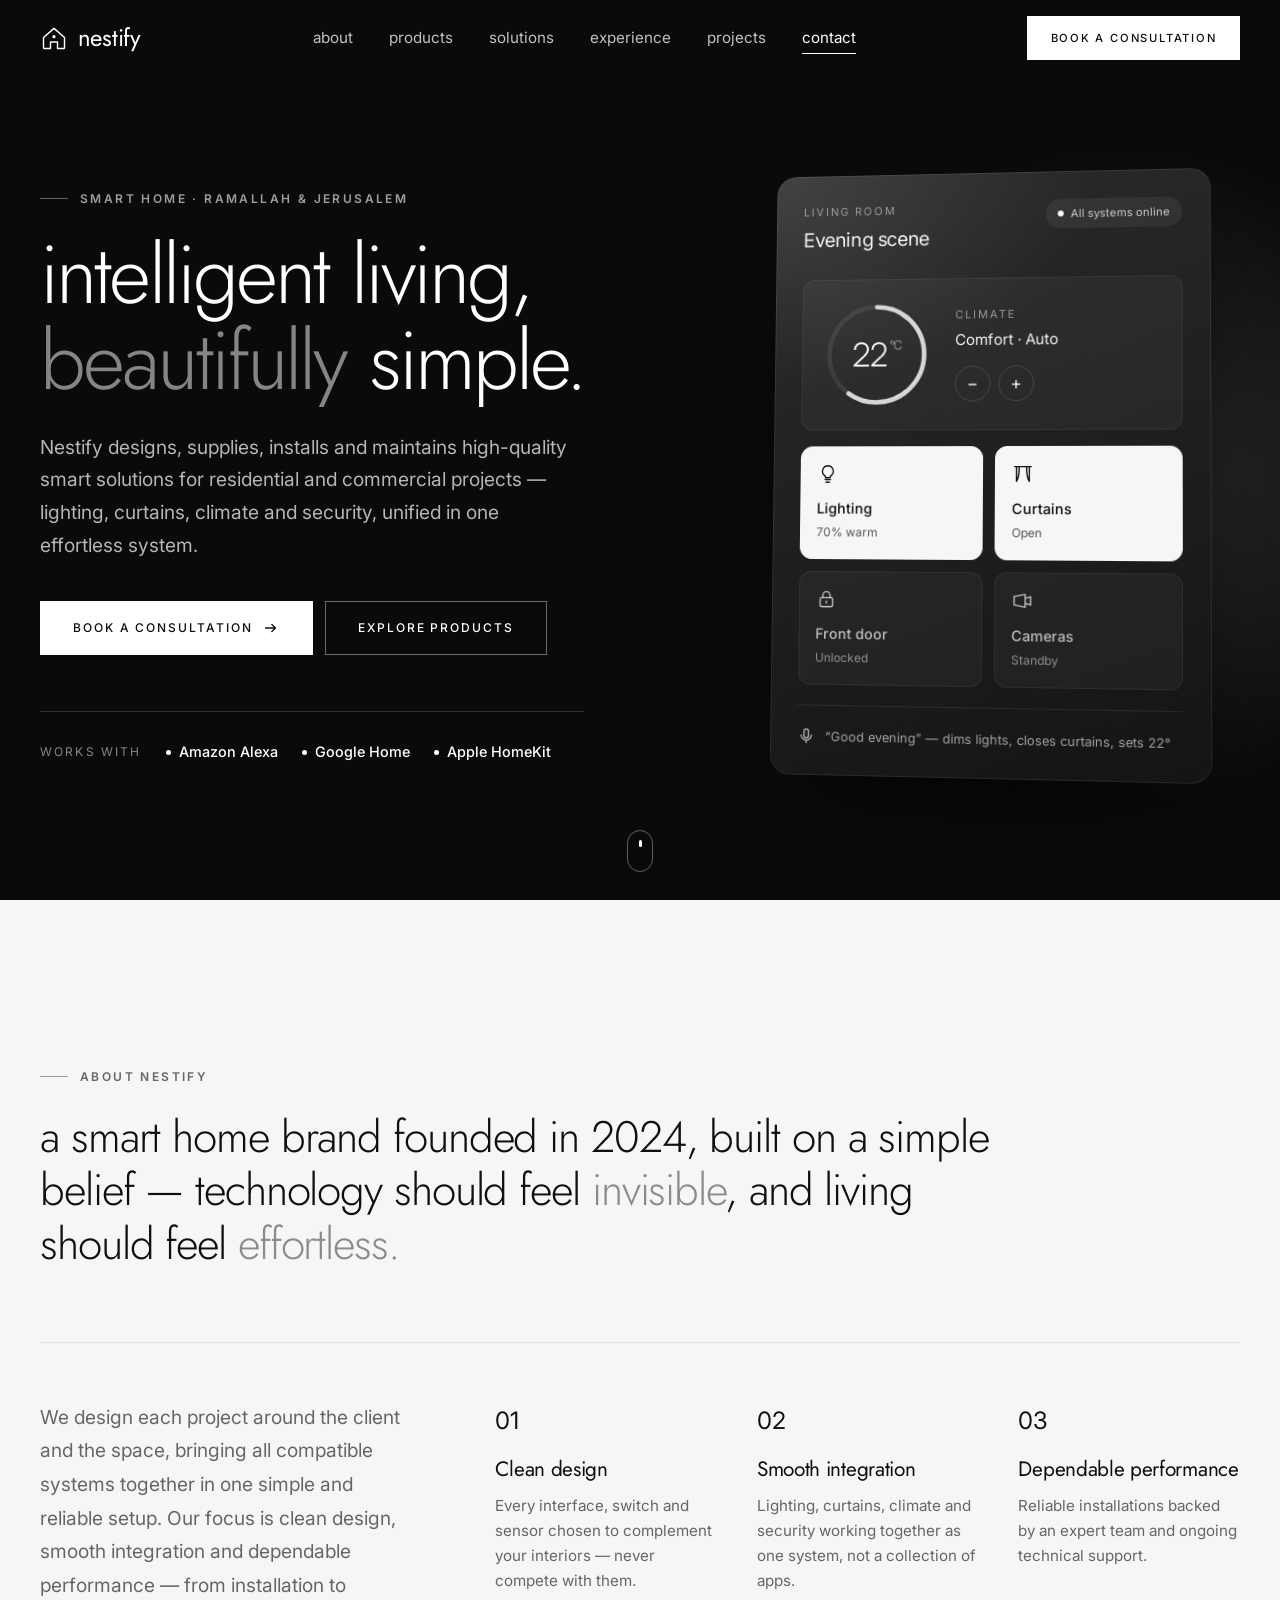
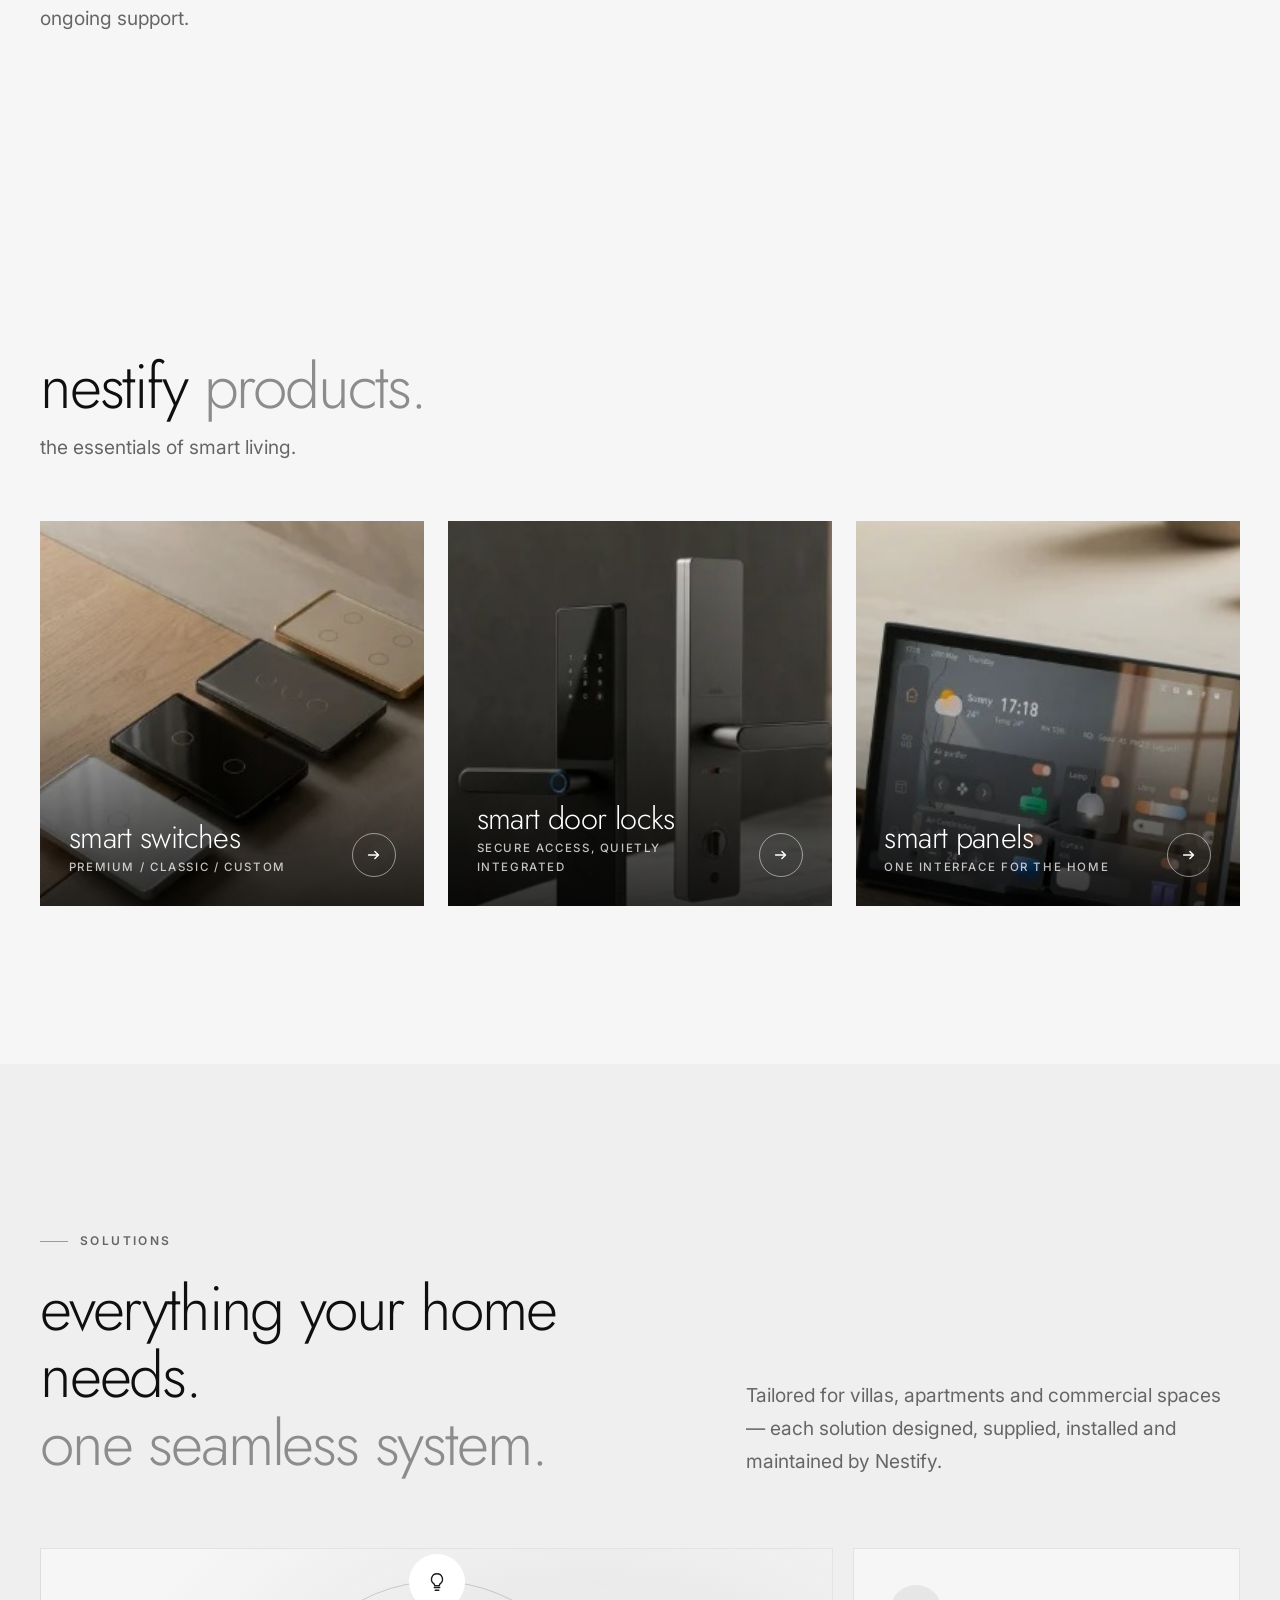
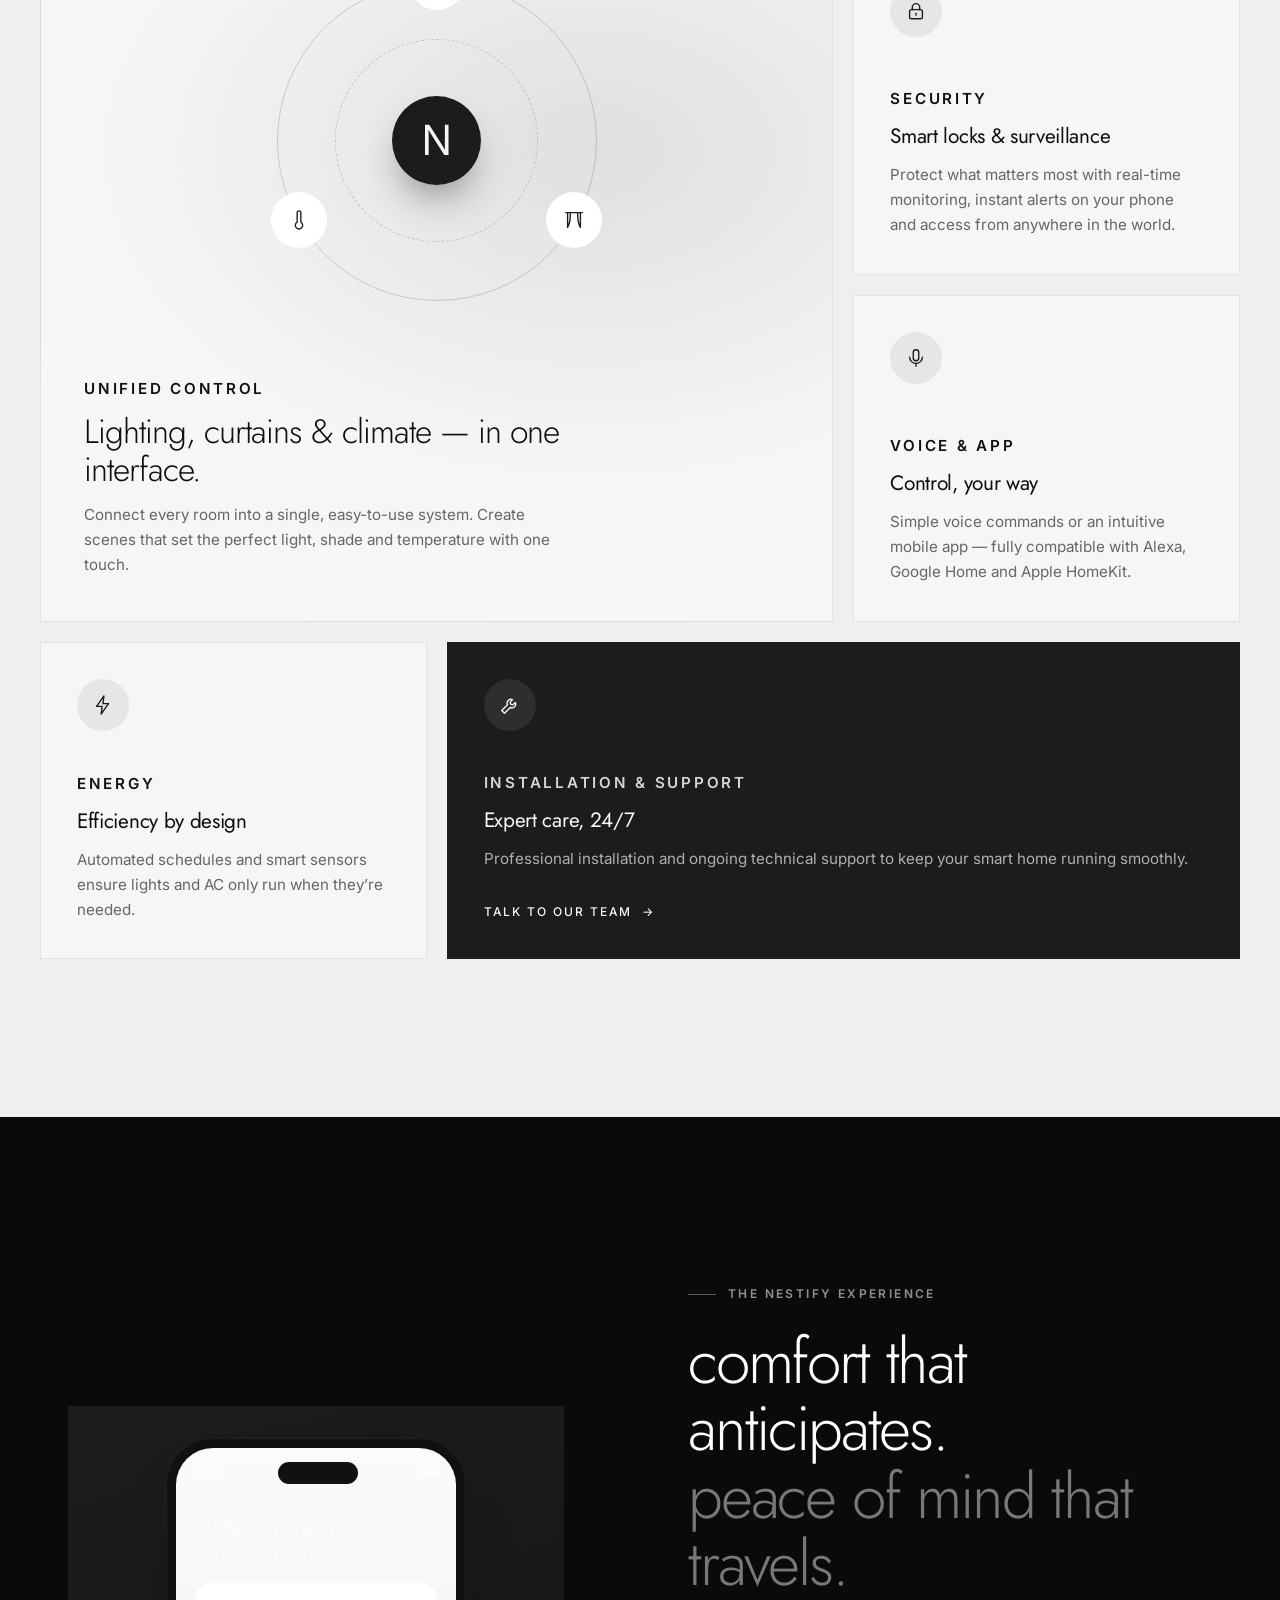
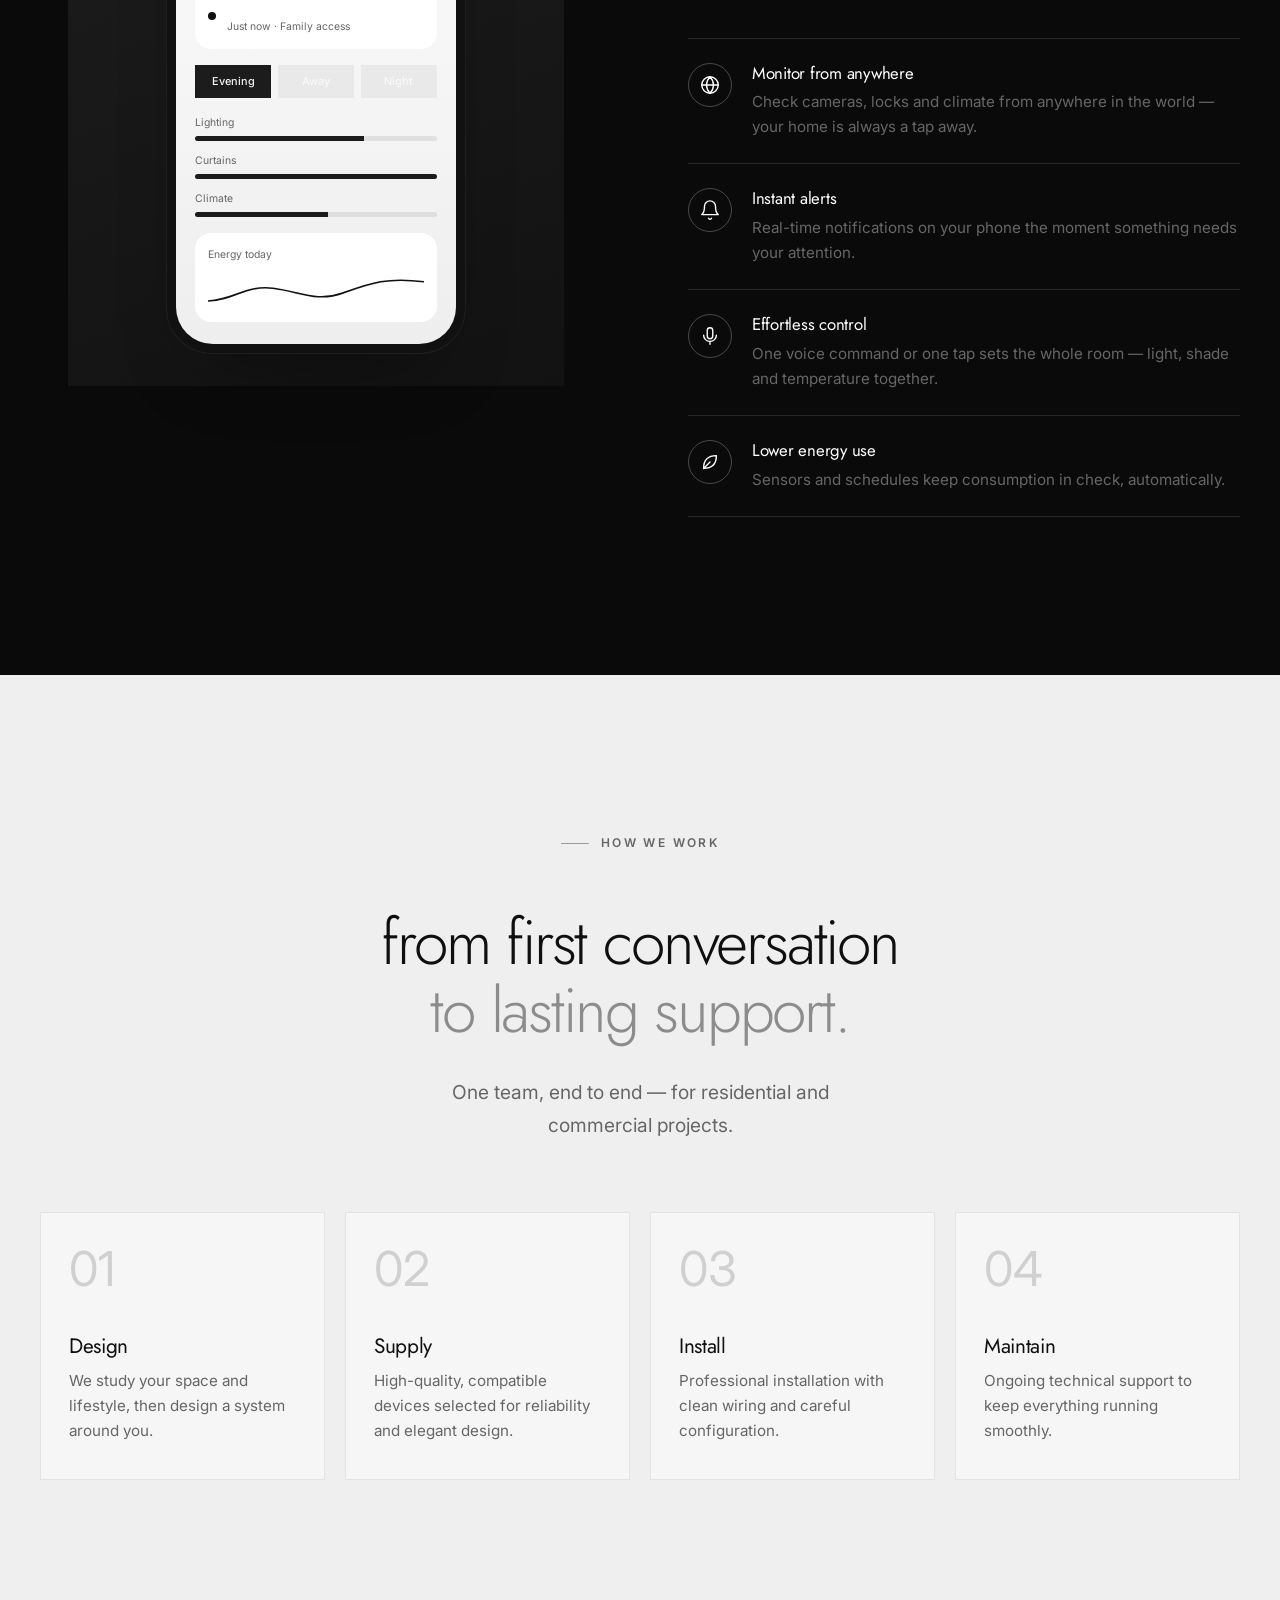
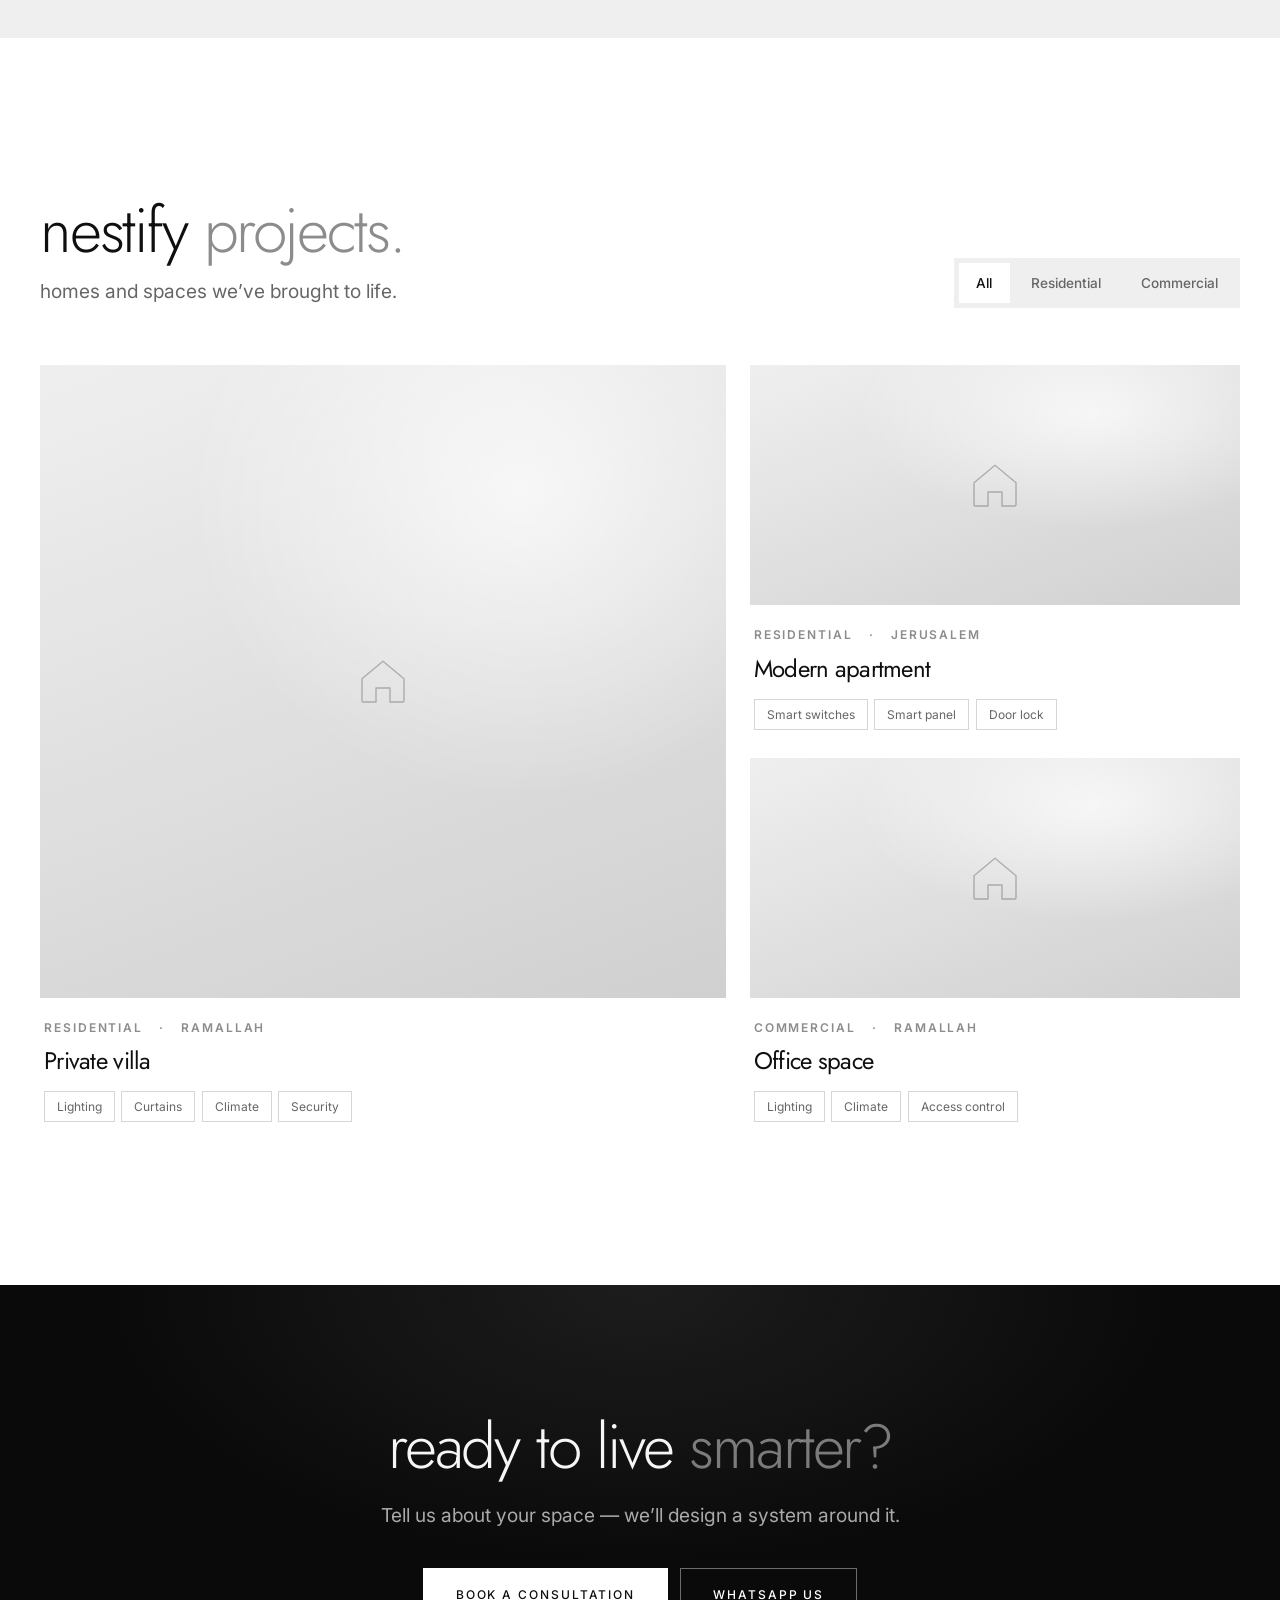
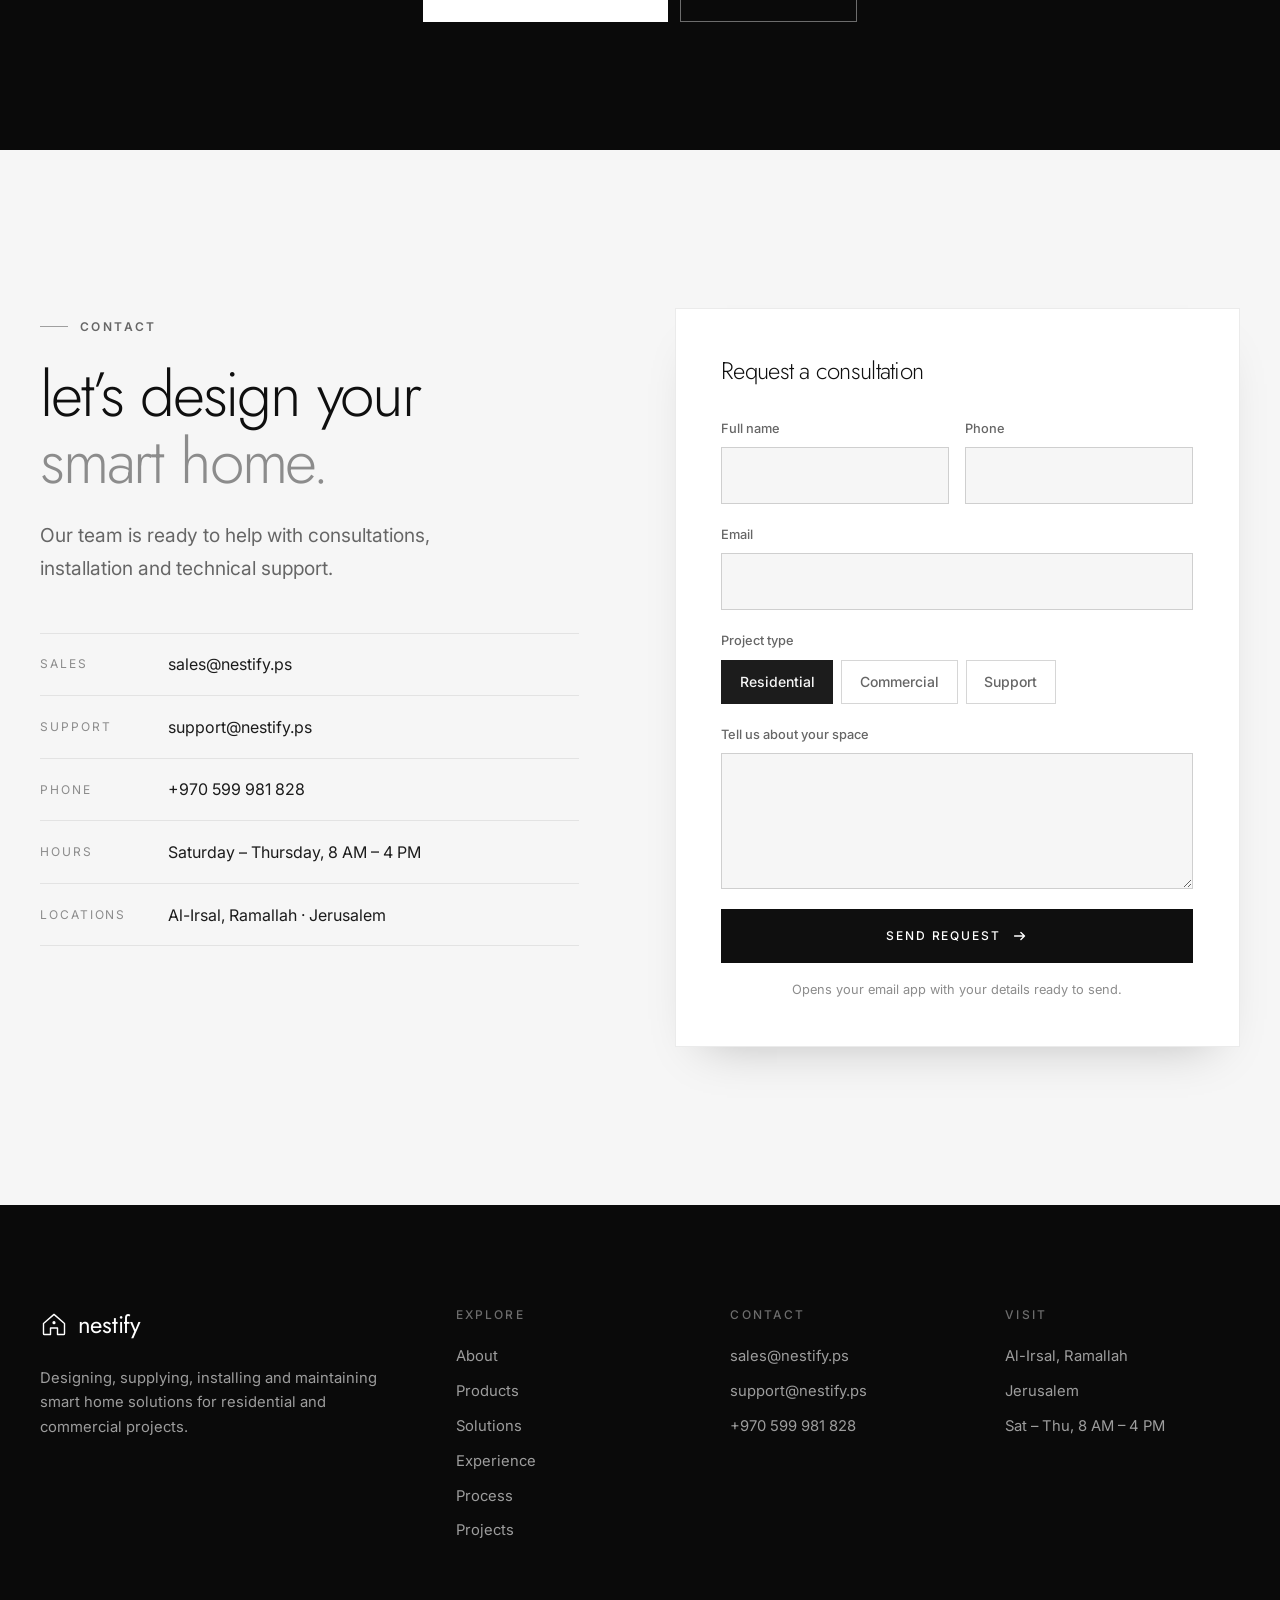
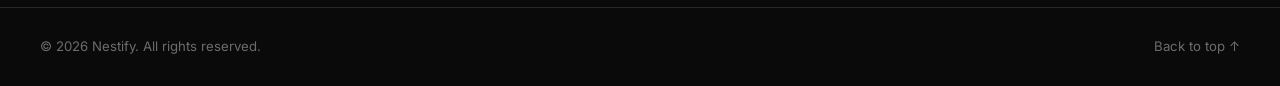
<file: index.html>
<!doctype html>
<html lang="en" class="no-js">
<head>
  <meta charset="utf-8">
  <meta name="viewport" content="width=device-width, initial-scale=1">
  <title>Nestify — Smart Home Solutions | Ramallah &amp; Jerusalem</title>
  <meta name="description" content="Nestify designs, supplies, installs and maintains high-quality smart home solutions for residential and commercial projects — lighting, curtains, climate, security and energy, unified in one elegant system.">
  <meta name="theme-color" content="#f6f6f6">
  <meta property="og:title" content="Nestify — Smart Home Solutions">
  <meta property="og:description" content="Lighting, curtains, climate, security and energy — unified in one elegant, reliable smart home system.">
  <meta property="og:type" content="website">
  <meta property="og:url" content="https://nestify.ps/">
  <link rel="icon" href="assets/favicon.svg" type="image/svg+xml">

  <link rel="preconnect" href="https://fonts.googleapis.com">
  <link rel="preconnect" href="https://fonts.gstatic.com" crossorigin>
  <link href="https://fonts.googleapis.com/css2?family=Inter:wght@300;400;500;600&family=Jost:wght@300;400;500&display=swap" rel="stylesheet">
  <link rel="stylesheet" href="css/styles.css">
</head>
<body class="has-dark-hero">
  <a class="skip-link" href="#main">Skip to content</a>

  <!-- ============ Header ============ -->
  <header class="site-header" data-header>
    <div class="container header-inner">
      <a class="brand" href="#top" aria-label="Nestify — home">
        <svg class="brand-mark" viewBox="0 0 32 32" aria-hidden="true"><path d="M4 15.5 16 5l12 10.5V27a1 1 0 0 1-1 1h-7v-7.5h-8V28H5a1 1 0 0 1-1-1V15.5Z" fill="none" stroke="currentColor" stroke-width="1.6" stroke-linejoin="round"/><circle cx="16" cy="14.5" r="1.8" fill="currentColor"/></svg>
        <span class="brand-name">Nestify</span>
      </a>

      <nav class="primary-nav" aria-label="Primary">
        <ul>
          <li><a href="#about">About</a></li>
          <li><a href="#products">Products</a></li>
          <li><a href="#solutions">Solutions</a></li>
          <li><a href="#experience">Experience</a></li>
          <li><a href="#projects">Projects</a></li>
          <li><a href="#contact">Contact</a></li>
        </ul>
      </nav>

      <div class="header-actions">
        <a class="btn btn-dark btn-sm header-cta" href="#contact">Book a consultation</a>
        <button class="menu-toggle" type="button" aria-expanded="false" aria-controls="mobile-menu" aria-label="Open menu" data-menu-toggle>
          <span></span><span></span>
        </button>
      </div>
    </div>

    <div class="mobile-menu" id="mobile-menu" data-mobile-menu hidden>
      <nav aria-label="Mobile">
        <ul>
          <li><a href="#about">About</a></li>
          <li><a href="#products">Products</a></li>
          <li><a href="#solutions">Solutions</a></li>
          <li><a href="#experience">Experience</a></li>
          <li><a href="#projects">Projects</a></li>
          <li><a href="#contact">Contact</a></li>
        </ul>
      </nav>
      <div class="mobile-menu-foot">
        <a class="btn btn-dark btn-block" href="#contact">Book a consultation</a>
        <a class="mobile-menu-phone" href="tel:+970599981828">+970 599 981 828</a>
      </div>
    </div>
  </header>

  <main id="main">
    <!-- ============ Hero ============ -->
    <section class="hero" id="top">
      <div class="hero-glow" aria-hidden="true"></div>
      <div class="container hero-grid">
        <div class="hero-copy">
          <p class="eyebrow reveal">Smart Home &middot; Ramallah &amp; Jerusalem</p>
          <h1 class="display reveal" style="--d:1">
            Intelligent living,<br>
            <em>beautifully</em> simple.
          </h1>
          <p class="lead reveal" style="--d:2">
            Nestify designs, supplies, installs and maintains high-quality smart solutions
            for residential and commercial projects &mdash; lighting, curtains, climate and
            security, unified in one effortless system.
          </p>
          <div class="hero-actions reveal" style="--d:3">
            <a class="btn btn-light" href="#contact">
              Book a consultation
              <svg class="btn-arrow" viewBox="0 0 20 20" aria-hidden="true"><path d="M4 10h11m-4-4 4 4-4 4" fill="none" stroke="currentColor" stroke-width="1.5" stroke-linecap="round" stroke-linejoin="round"/></svg>
            </a>
            <a class="btn btn-outline-light" href="#products">Explore products</a>
          </div>

          <div class="compat reveal" style="--d:4">
            <span class="compat-label">Works with</span>
            <ul class="compat-list">
              <li>Amazon Alexa</li>
              <li>Google Home</li>
              <li>Apple HomeKit</li>
            </ul>
          </div>
        </div>

        <!-- Interactive control panel illustration -->
        <div class="hero-visual reveal" style="--d:2">
          <div class="panel" aria-label="Example Nestify control panel">
            <div class="panel-head">
              <div>
                <p class="panel-kicker">Living Room</p>
                <p class="panel-title">Evening scene</p>
              </div>
              <span class="panel-status"><i></i>All systems online</span>
            </div>

            <div class="panel-climate">
              <div class="dial" data-dial style="--p:.6">
                <svg viewBox="0 0 120 120" aria-hidden="true">
                  <circle class="dial-track" cx="60" cy="60" r="52"/>
                  <circle class="dial-fill" cx="60" cy="60" r="52" pathLength="100"/>
                </svg>
                <div class="dial-value"><span data-temp>22</span><sup>&deg;C</sup></div>
              </div>
              <div class="dial-meta">
                <p class="panel-kicker">Climate</p>
                <p class="dial-mode">Comfort &middot; Auto</p>
                <div class="dial-controls">
                  <button type="button" class="icon-btn" data-temp-step="-1" aria-label="Lower temperature">&minus;</button>
                  <button type="button" class="icon-btn" data-temp-step="1" aria-label="Raise temperature">+</button>
                </div>
              </div>
            </div>

            <ul class="panel-tiles">
              <li>
                <button type="button" class="tile" data-tile data-intro aria-pressed="false">
                  <svg viewBox="0 0 24 24" aria-hidden="true"><path d="M9 18h6M10 21h4M12 3a6 6 0 0 0-3.6 10.8c.6.5 1 1.2 1 2V16h5.2v-.2c0-.8.4-1.5 1-2A6 6 0 0 0 12 3Z"/></svg>
                  <span class="tile-name">Lighting</span>
                  <span class="tile-state" data-on="70% warm" data-off="Off">Off</span>
                </button>
              </li>
              <li>
                <button type="button" class="tile" data-tile data-intro aria-pressed="false">
                  <svg viewBox="0 0 24 24" aria-hidden="true"><path d="M3 4h18M5 4v16M19 4v16M5 20c2-3 3-8 3-16M19 20c-2-3-3-8-3-16"/></svg>
                  <span class="tile-name">Curtains</span>
                  <span class="tile-state" data-on="Open" data-off="Closed">Closed</span>
                </button>
              </li>
              <li>
                <button type="button" class="tile" data-tile aria-pressed="false">
                  <svg viewBox="0 0 24 24" aria-hidden="true"><rect x="5" y="10.5" width="14" height="10" rx="2"/><path d="M8 10.5V8a4 4 0 0 1 8 0v2.5M12 14.5v2"/></svg>
                  <span class="tile-name">Front door</span>
                  <span class="tile-state" data-on="Locked" data-off="Unlocked">Unlocked</span>
                </button>
              </li>
              <li>
                <button type="button" class="tile" data-tile aria-pressed="false">
                  <svg viewBox="0 0 24 24" aria-hidden="true"><path d="M3 7.5 15 5v14L3 16.5v-9ZM15 9.5l6-2v9l-6-2"/></svg>
                  <span class="tile-name">Cameras</span>
                  <span class="tile-state" data-on="Recording" data-off="Standby">Standby</span>
                </button>
              </li>
            </ul>

            <p class="panel-foot">
              <svg viewBox="0 0 24 24" aria-hidden="true"><path d="M12 3a3 3 0 0 0-3 3v6a3 3 0 0 0 6 0V6a3 3 0 0 0-3-3ZM5 11a7 7 0 0 0 14 0M12 18v3"/></svg>
              <span>&ldquo;Good evening&rdquo; &mdash; dims lights, closes curtains, sets 22&deg;</span>
            </p>
          </div>
        </div>
      </div>

      <a class="scroll-cue" href="#about" aria-label="Scroll to learn more"><span></span></a>
    </section>

    <!-- ============ About / Difference ============ -->
    <section class="section about" id="about">
      <div class="container">
        <div class="about-head">
          <p class="eyebrow reveal">About Nestify</p>
          <h2 class="statement reveal" style="--d:1">
            A smart home brand founded in 2024, built on a simple belief &mdash;
            technology should feel <em>invisible</em>, and living should feel <em>effortless.</em>
          </h2>
        </div>

        <div class="about-body">
          <p class="about-text reveal">
            We design each project around the client and the space, bringing all compatible
            systems together in one simple and reliable setup. Our focus is clean design,
            smooth integration and dependable performance &mdash; from installation to
            ongoing support.
          </p>

          <ul class="pillars">
            <li class="pillar reveal" style="--d:1">
              <span class="pillar-num">01</span>
              <h3>Clean design</h3>
              <p>Every interface, switch and sensor chosen to complement your interiors &mdash; never compete with them.</p>
            </li>
            <li class="pillar reveal" style="--d:2">
              <span class="pillar-num">02</span>
              <h3>Smooth integration</h3>
              <p>Lighting, curtains, climate and security working together as one system, not a collection of apps.</p>
            </li>
            <li class="pillar reveal" style="--d:3">
              <span class="pillar-num">03</span>
              <h3>Dependable performance</h3>
              <p>Reliable installations backed by an expert team and ongoing technical support.</p>
            </li>
          </ul>
        </div>
      </div>
    </section>

    <!-- ============ Products ============ -->
    <section class="section products" id="products">
      <div class="container">
        <header class="products-head">
          <h2 class="h2 reveal">nestify <em>products.</em></h2>
          <p class="products-sub reveal" style="--d:1">the essentials of smart living.</p>
        </header>

        <ul class="product-grid">
          <li class="reveal" style="--d:1">
            <a class="product-card" href="products/smart-switches.html">
              <img src="assets/products/smart-switches.jpg" alt="Smart glass touch switches in white, black, graphite and gold finishes" width="338" height="262" loading="lazy">
              <span class="product-card-caption">
                <span class="product-card-text">
                  <span class="product-card-title">smart switches</span>
                  <span class="product-card-sub">premium / classic / custom</span>
                </span>
                <span class="product-card-arrow" aria-hidden="true"><svg viewBox="0 0 20 20"><path d="M4 10h11m-4-4 4 4-4 4"/></svg></span>
              </span>
            </a>
          </li>
          <li class="reveal" style="--d:2">
            <a class="product-card" href="products/smart-door-locks.html">
              <img src="assets/products/smart-door-locks.jpg" alt="Smart door lock with fingerprint handle and touch keypad" width="338" height="264" loading="lazy">
              <span class="product-card-caption">
                <span class="product-card-text">
                  <span class="product-card-title">smart door locks</span>
                  <span class="product-card-sub">secure access, quietly integrated</span>
                </span>
                <span class="product-card-arrow" aria-hidden="true"><svg viewBox="0 0 20 20"><path d="M4 10h11m-4-4 4 4-4 4"/></svg></span>
              </span>
            </a>
          </li>
          <li class="reveal" style="--d:3">
            <a class="product-card" href="products/smart-panels.html">
              <img src="assets/products/smart-panels.jpg" alt="Wall-mounted smart control panel showing climate, lighting and curtain controls" width="338" height="264" loading="lazy">
              <span class="product-card-caption">
                <span class="product-card-text">
                  <span class="product-card-title">smart panels</span>
                  <span class="product-card-sub">one interface for the home</span>
                </span>
                <span class="product-card-arrow" aria-hidden="true"><svg viewBox="0 0 20 20"><path d="M4 10h11m-4-4 4 4-4 4"/></svg></span>
              </span>
            </a>
          </li>
        </ul>
      </div>
    </section>

    <!-- ============ Solutions ============ -->
    <section class="section solutions" id="solutions">
      <div class="container">
        <header class="section-head">
          <div>
            <p class="eyebrow reveal">Solutions</p>
            <h2 class="h2 reveal" style="--d:1">Everything your home needs.<br><em>One seamless system.</em></h2>
          </div>
          <p class="section-intro reveal" style="--d:2">
            Tailored for villas, apartments and commercial spaces &mdash; each solution
            designed, supplied, installed and maintained by Nestify.
          </p>
        </header>

        <div class="bento">
          <article class="card card-feature reveal">
            <div class="card-feature-art" aria-hidden="true">
              <div class="orbit">
                <span class="orbit-node n1"><svg viewBox="0 0 24 24"><path d="M9 18h6M10 21h4M12 3a6 6 0 0 0-3.6 10.8c.6.5 1 1.2 1 2V16h5.2v-.2c0-.8.4-1.5 1-2A6 6 0 0 0 12 3Z"/></svg></span>
                <span class="orbit-node n2"><svg viewBox="0 0 24 24"><path d="M3 4h18M5 4v16M19 4v16M5 20c2-3 3-8 3-16M19 20c-2-3-3-8-3-16"/></svg></span>
                <span class="orbit-node n3"><svg viewBox="0 0 24 24"><path d="M10 4a2 2 0 1 1 4 0v10.3a4 4 0 1 1-4 0V4Z"/></svg></span>
                <span class="orbit-core">N</span>
              </div>
            </div>
            <div class="card-body">
              <p class="card-kicker">Unified Control</p>
              <h3>Lighting, curtains &amp; climate &mdash; in one interface.</h3>
              <p>Connect every room into a single, easy-to-use system. Create scenes that set the perfect light, shade and temperature with one touch.</p>
            </div>
          </article>

          <article class="card reveal" style="--d:1">
            <span class="card-icon"><svg viewBox="0 0 24 24" aria-hidden="true"><rect x="5" y="10.5" width="14" height="10" rx="2"/><path d="M8 10.5V8a4 4 0 0 1 8 0v2.5M12 14.5v2"/></svg></span>
            <p class="card-kicker">Security</p>
            <h3>Smart locks &amp; surveillance</h3>
            <p>Protect what matters most with real-time monitoring, instant alerts on your phone and access from anywhere in the world.</p>
          </article>

          <article class="card reveal" style="--d:2">
            <span class="card-icon"><svg viewBox="0 0 24 24" aria-hidden="true"><path d="M12 3a3 3 0 0 0-3 3v6a3 3 0 0 0 6 0V6a3 3 0 0 0-3-3ZM5 11a7 7 0 0 0 14 0M12 18v3"/></svg></span>
            <p class="card-kicker">Voice &amp; App</p>
            <h3>Control, your way</h3>
            <p>Simple voice commands or an intuitive mobile app &mdash; fully compatible with Alexa, Google Home and Apple HomeKit.</p>
          </article>

          <article class="card reveal" style="--d:1">
            <span class="card-icon"><svg viewBox="0 0 24 24" aria-hidden="true"><path d="M13 2 5 13.5h6L10 22l8-11.5h-6L13 2Z"/></svg></span>
            <p class="card-kicker">Energy</p>
            <h3>Efficiency by design</h3>
            <p>Automated schedules and smart sensors ensure lights and AC only run when they&rsquo;re needed.</p>
          </article>

          <article class="card card-dark reveal" style="--d:2">
            <span class="card-icon"><svg viewBox="0 0 24 24" aria-hidden="true"><path d="M14.7 6.3a4 4 0 0 0-5.4 5.4L3 18l3 3 6.3-6.3a4 4 0 0 0 5.4-5.4l-2.5 2.5-2.4-.6-.6-2.4 2.5-2.5Z"/></svg></span>
            <p class="card-kicker">Installation &amp; Support</p>
            <h3>Expert care, 24/7</h3>
            <p>Professional installation and ongoing technical support to keep your smart home running smoothly.</p>
            <a class="text-link" href="#contact">Talk to our team <span aria-hidden="true">&rarr;</span></a>
          </article>
        </div>
      </div>
    </section>

    <!-- ============ Experience / Value ============ -->
    <section class="section section-dark experience" id="experience">
      <div class="container experience-grid">
        <div class="experience-visual reveal">
          <div class="phone" aria-hidden="true">
            <div class="phone-screen">
              <div class="phone-top"><span>9:41</span><span class="phone-notch"></span><span>&#9679;&#9679;&#9679;</span></div>
              <p class="phone-greet">Welcome home</p>
              <p class="phone-sub">Villa &middot; 4 rooms active</p>
              <div class="phone-alert">
                <span class="phone-alert-dot"></span>
                <div>
                  <strong>Front door unlocked</strong>
                  <small>Just now &middot; Family access</small>
                </div>
              </div>
              <div class="phone-scenes">
                <span class="is-active">Evening</span><span>Away</span><span>Night</span>
              </div>
              <div class="phone-bars">
                <div><small>Lighting</small><i style="--w:70%"></i></div>
                <div><small>Curtains</small><i style="--w:100%"></i></div>
                <div><small>Climate</small><i style="--w:55%"></i></div>
              </div>
              <div class="phone-energy">
                <small>Energy today</small>
                <svg viewBox="0 0 200 50" preserveAspectRatio="none"><path d="M0 40 C 25 38, 35 20, 60 24 S 100 42, 125 30 S 165 10, 200 16" fill="none" stroke="currentColor" stroke-width="2"/></svg>
              </div>
            </div>
          </div>
        </div>

        <div class="experience-copy">
          <p class="eyebrow reveal">The Nestify experience</p>
          <h2 class="h2 reveal" style="--d:1">Comfort that anticipates.<br><em>Peace of mind that travels.</em></h2>
          <ul class="benefits">
            <li class="benefit reveal" style="--d:1">
              <span class="benefit-icon"><svg viewBox="0 0 24 24" aria-hidden="true"><circle cx="12" cy="12" r="9"/><path d="M3 12h18M12 3c2.5 2.7 3.8 5.7 3.8 9s-1.3 6.3-3.8 9c-2.5-2.7-3.8-5.7-3.8-9S9.5 5.7 12 3Z"/></svg></span>
              <div>
                <h3>Monitor from anywhere</h3>
                <p>Check cameras, locks and climate from anywhere in the world &mdash; your home is always a tap away.</p>
              </div>
            </li>
            <li class="benefit reveal" style="--d:2">
              <span class="benefit-icon"><svg viewBox="0 0 24 24" aria-hidden="true"><path d="M6 8a6 6 0 1 1 12 0c0 7 3 9 3 9H3s3-2 3-9M10.3 21a1.9 1.9 0 0 0 3.4 0"/></svg></span>
              <div>
                <h3>Instant alerts</h3>
                <p>Real-time notifications on your phone the moment something needs your attention.</p>
              </div>
            </li>
            <li class="benefit reveal" style="--d:3">
              <span class="benefit-icon"><svg viewBox="0 0 24 24" aria-hidden="true"><path d="M12 3a3 3 0 0 0-3 3v6a3 3 0 0 0 6 0V6a3 3 0 0 0-3-3ZM5 11a7 7 0 0 0 14 0M12 18v3"/></svg></span>
              <div>
                <h3>Effortless control</h3>
                <p>One voice command or one tap sets the whole room &mdash; light, shade and temperature together.</p>
              </div>
            </li>
            <li class="benefit reveal" style="--d:4">
              <span class="benefit-icon"><svg viewBox="0 0 24 24" aria-hidden="true"><path d="M5 19c9 0 14-5 14-14-9 0-14 5-14 14Zm0 0 7-7"/></svg></span>
              <div>
                <h3>Lower energy use</h3>
                <p>Sensors and schedules keep consumption in check, automatically.</p>
              </div>
            </li>
          </ul>
        </div>
      </div>
    </section>

    <!-- ============ Process ============ -->
    <section class="section process" id="process">
      <div class="container">
        <header class="section-head section-head-center">
          <p class="eyebrow reveal">How we work</p>
          <h2 class="h2 reveal" style="--d:1">From first conversation<br><em>to lasting support.</em></h2>
          <p class="section-intro reveal" style="--d:2">One team, end to end &mdash; for residential and commercial projects.</p>
        </header>

        <ol class="steps">
          <li class="step reveal" style="--d:1">
            <span class="step-num">01</span>
            <h3>Design</h3>
            <p>We study your space and lifestyle, then design a system around you.</p>
          </li>
          <li class="step reveal" style="--d:2">
            <span class="step-num">02</span>
            <h3>Supply</h3>
            <p>High-quality, compatible devices selected for reliability and elegant design.</p>
          </li>
          <li class="step reveal" style="--d:3">
            <span class="step-num">03</span>
            <h3>Install</h3>
            <p>Professional installation with clean wiring and careful configuration.</p>
          </li>
          <li class="step reveal" style="--d:4">
            <span class="step-num">04</span>
            <h3>Maintain</h3>
            <p>Ongoing technical support to keep everything running smoothly.</p>
          </li>
        </ol>
      </div>
    </section>

    <!-- ============ Projects ============ -->
    <!-- Sample entries: replace titles, locations, systems and photos with real Nestify projects. -->
    <section class="section projects" id="projects">
      <div class="container">
        <header class="projects-head">
          <div>
            <h2 class="h2 reveal">nestify <em>projects.</em></h2>
            <p class="products-sub reveal" style="--d:1">homes and spaces we&rsquo;ve brought to life.</p>
          </div>
          <div class="filter reveal" style="--d:2" role="group" aria-label="Filter projects">
            <button type="button" class="filter-btn is-active" data-filter="all" aria-pressed="true">All</button>
            <button type="button" class="filter-btn" data-filter="residential" aria-pressed="false">Residential</button>
            <button type="button" class="filter-btn" data-filter="commercial" aria-pressed="false">Commercial</button>
          </div>
        </header>

        <ul class="project-grid" data-projects>
          <li class="project project-lg reveal" style="--d:1" data-category="residential">
            <article>
              <!-- Replace the placeholder with: <img src="assets/projects/….jpg" alt="…" loading="lazy"> -->
              <div class="project-media project-media--placeholder"><svg viewBox="0 0 48 48" aria-hidden="true"><path d="M6 22 24 7l18 15v19a1 1 0 0 1-1 1H30V30H18v12H7a1 1 0 0 1-1-1V22Z"/></svg></div>
              <div class="project-info">
                <p class="project-meta"><span>Residential</span><span>Ramallah</span></p>
                <h3>Private villa</h3>
                <ul class="project-tags"><li>Lighting</li><li>Curtains</li><li>Climate</li><li>Security</li></ul>
              </div>
            </article>
          </li>
          <li class="project reveal" style="--d:2" data-category="residential">
            <article>
              <!-- Replace the placeholder with: <img src="assets/projects/….jpg" alt="…" loading="lazy"> -->
              <div class="project-media project-media--placeholder"><svg viewBox="0 0 48 48" aria-hidden="true"><path d="M6 22 24 7l18 15v19a1 1 0 0 1-1 1H30V30H18v12H7a1 1 0 0 1-1-1V22Z"/></svg></div>
              <div class="project-info">
                <p class="project-meta"><span>Residential</span><span>Jerusalem</span></p>
                <h3>Modern apartment</h3>
                <ul class="project-tags"><li>Smart switches</li><li>Smart panel</li><li>Door lock</li></ul>
              </div>
            </article>
          </li>
          <li class="project reveal" style="--d:3" data-category="commercial">
            <article>
              <!-- Replace the placeholder with: <img src="assets/projects/….jpg" alt="…" loading="lazy"> -->
              <div class="project-media project-media--placeholder"><svg viewBox="0 0 48 48" aria-hidden="true"><path d="M6 22 24 7l18 15v19a1 1 0 0 1-1 1H30V30H18v12H7a1 1 0 0 1-1-1V22Z"/></svg></div>
              <div class="project-info">
                <p class="project-meta"><span>Commercial</span><span>Ramallah</span></p>
                <h3>Office space</h3>
                <ul class="project-tags"><li>Lighting</li><li>Climate</li><li>Access control</li></ul>
              </div>
            </article>
          </li>
        </ul>
      </div>
    </section>

    <!-- ============ CTA band ============ -->
    <section class="cta-band">
      <div class="container cta-inner reveal">
        <h2 class="h2">Ready to live <em>smarter?</em></h2>
        <p>Tell us about your space &mdash; we&rsquo;ll design a system around it.</p>
        <div class="cta-actions">
          <a class="btn btn-light" href="#contact">Book a consultation</a>
          <a class="btn btn-outline-light" href="https://wa.me/970599981828" target="_blank" rel="noopener">WhatsApp us</a>
        </div>
      </div>
    </section>

    <!-- ============ Contact ============ -->
    <section class="section contact" id="contact">
      <div class="container contact-grid">
        <div class="contact-info">
          <p class="eyebrow reveal">Contact</p>
          <h2 class="h2 reveal" style="--d:1">Let&rsquo;s design your<br><em>smart home.</em></h2>
          <p class="section-intro reveal" style="--d:2">Our team is ready to help with consultations, installation and technical support.</p>

          <dl class="contact-list">
            <div class="reveal" style="--d:1">
              <dt>Sales</dt>
              <dd><a href="mailto:sales@nestify.ps">sales@nestify.ps</a></dd>
            </div>
            <div class="reveal" style="--d:2">
              <dt>Support</dt>
              <dd><a href="mailto:support@nestify.ps">support@nestify.ps</a></dd>
            </div>
            <div class="reveal" style="--d:3">
              <dt>Phone</dt>
              <dd><a href="tel:+970599981828">+970 599 981 828</a></dd>
            </div>
            <div class="reveal" style="--d:4">
              <dt>Hours</dt>
              <dd>Saturday &ndash; Thursday, 8 AM &ndash; 4 PM</dd>
            </div>
            <div class="reveal" style="--d:5">
              <dt>Locations</dt>
              <dd>Al-Irsal, Ramallah &middot; Jerusalem</dd>
            </div>
          </dl>
        </div>

        <form class="contact-form reveal" style="--d:2" data-contact-form novalidate>
          <h3 class="form-title">Request a consultation</h3>
          <div class="field-row">
            <div class="field">
              <label for="f-name">Full name</label>
              <input id="f-name" name="name" type="text" autocomplete="name" required>
            </div>
            <div class="field">
              <label for="f-phone">Phone</label>
              <input id="f-phone" name="phone" type="tel" autocomplete="tel" inputmode="tel">
            </div>
          </div>
          <div class="field">
            <label for="f-email">Email</label>
            <input id="f-email" name="email" type="email" autocomplete="email" required>
          </div>
          <fieldset class="field">
            <legend>Project type</legend>
            <div class="chips">
              <label class="chip"><input type="radio" name="type" value="Residential" checked><span>Residential</span></label>
              <label class="chip"><input type="radio" name="type" value="Commercial"><span>Commercial</span></label>
              <label class="chip"><input type="radio" name="type" value="Support"><span>Support</span></label>
            </div>
          </fieldset>
          <div class="field">
            <label for="f-message">Tell us about your space</label>
            <textarea id="f-message" name="message" rows="4"></textarea>
          </div>
          <button class="btn btn-dark btn-block" type="submit">
            Send request
            <svg class="btn-arrow" viewBox="0 0 20 20" aria-hidden="true"><path d="M4 10h11m-4-4 4 4-4 4" fill="none" stroke="currentColor" stroke-width="1.5" stroke-linecap="round" stroke-linejoin="round"/></svg>
          </button>
          <p class="form-note" data-form-note role="status" aria-live="polite">Opens your email app with your details ready to send.</p>
        </form>
      </div>
    </section>
  </main>

  <!-- ============ Footer ============ -->
  <footer class="site-footer">
    <div class="container footer-grid">
      <div class="footer-brand">
        <a class="brand" href="#top" aria-label="Nestify — back to top">
          <svg class="brand-mark" viewBox="0 0 32 32" aria-hidden="true"><path d="M4 15.5 16 5l12 10.5V27a1 1 0 0 1-1 1h-7v-7.5h-8V28H5a1 1 0 0 1-1-1V15.5Z" fill="none" stroke="currentColor" stroke-width="1.6" stroke-linejoin="round"/><circle cx="16" cy="14.5" r="1.8" fill="currentColor"/></svg>
          <span class="brand-name">Nestify</span>
        </a>
        <p>Designing, supplying, installing and maintaining smart home solutions for residential and commercial projects.</p>
      </div>

      <div class="footer-col">
        <h4>Explore</h4>
        <ul>
          <li><a href="#about">About</a></li>
          <li><a href="#products">Products</a></li>
          <li><a href="#solutions">Solutions</a></li>
          <li><a href="#experience">Experience</a></li>
          <li><a href="#process">Process</a></li>
          <li><a href="#projects">Projects</a></li>
        </ul>
      </div>

      <div class="footer-col">
        <h4>Contact</h4>
        <ul>
          <li><a href="mailto:sales@nestify.ps">sales@nestify.ps</a></li>
          <li><a href="mailto:support@nestify.ps">support@nestify.ps</a></li>
          <li><a href="tel:+970599981828">+970 599 981 828</a></li>
        </ul>
      </div>

      <div class="footer-col">
        <h4>Visit</h4>
        <ul>
          <li>Al-Irsal, Ramallah</li>
          <li>Jerusalem</li>
          <li>Sat &ndash; Thu, 8 AM &ndash; 4 PM</li>
        </ul>
      </div>
    </div>

    <div class="container footer-bottom">
      <p>&copy; <span data-year>2026</span> Nestify. All rights reserved.</p>
      <a class="to-top" href="#top">Back to top <span aria-hidden="true">&uarr;</span></a>
    </div>
  </footer>

  <script src="js/main.js" defer></script>
</body>
</html>
</file>
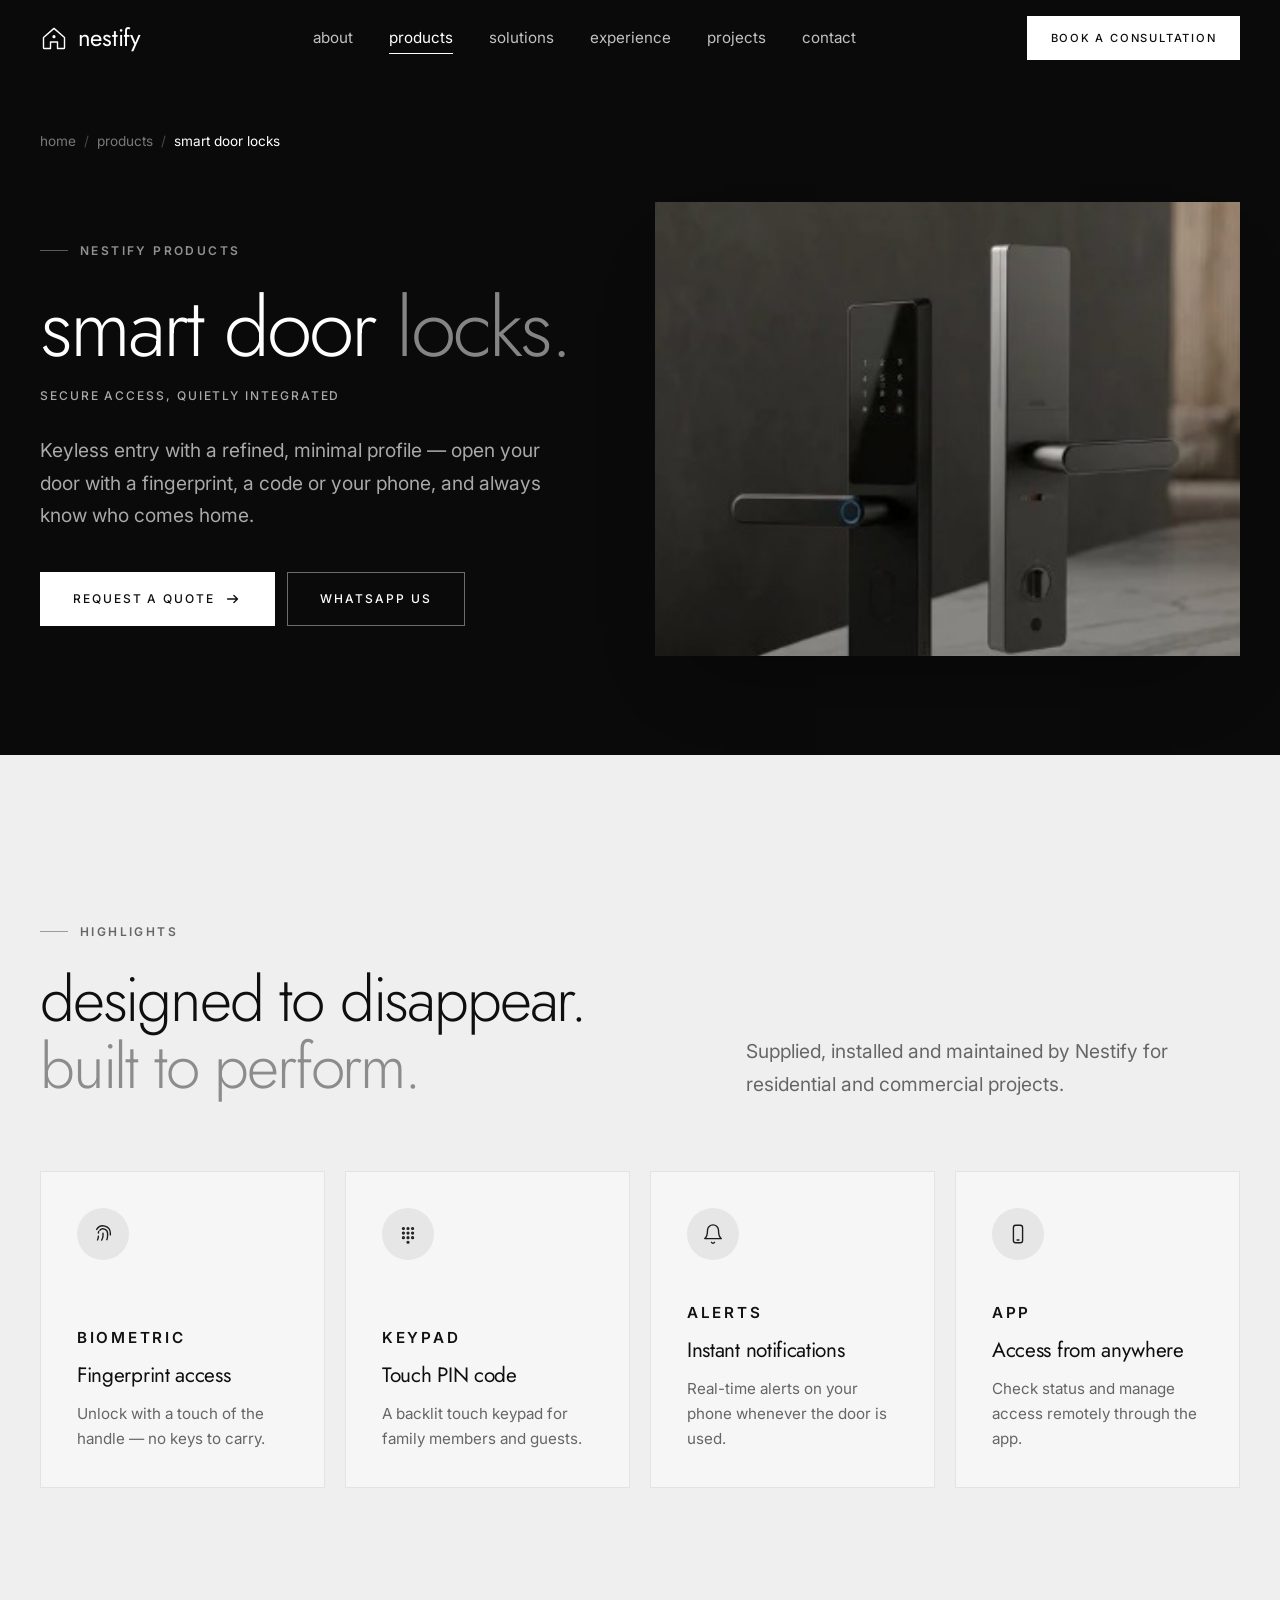
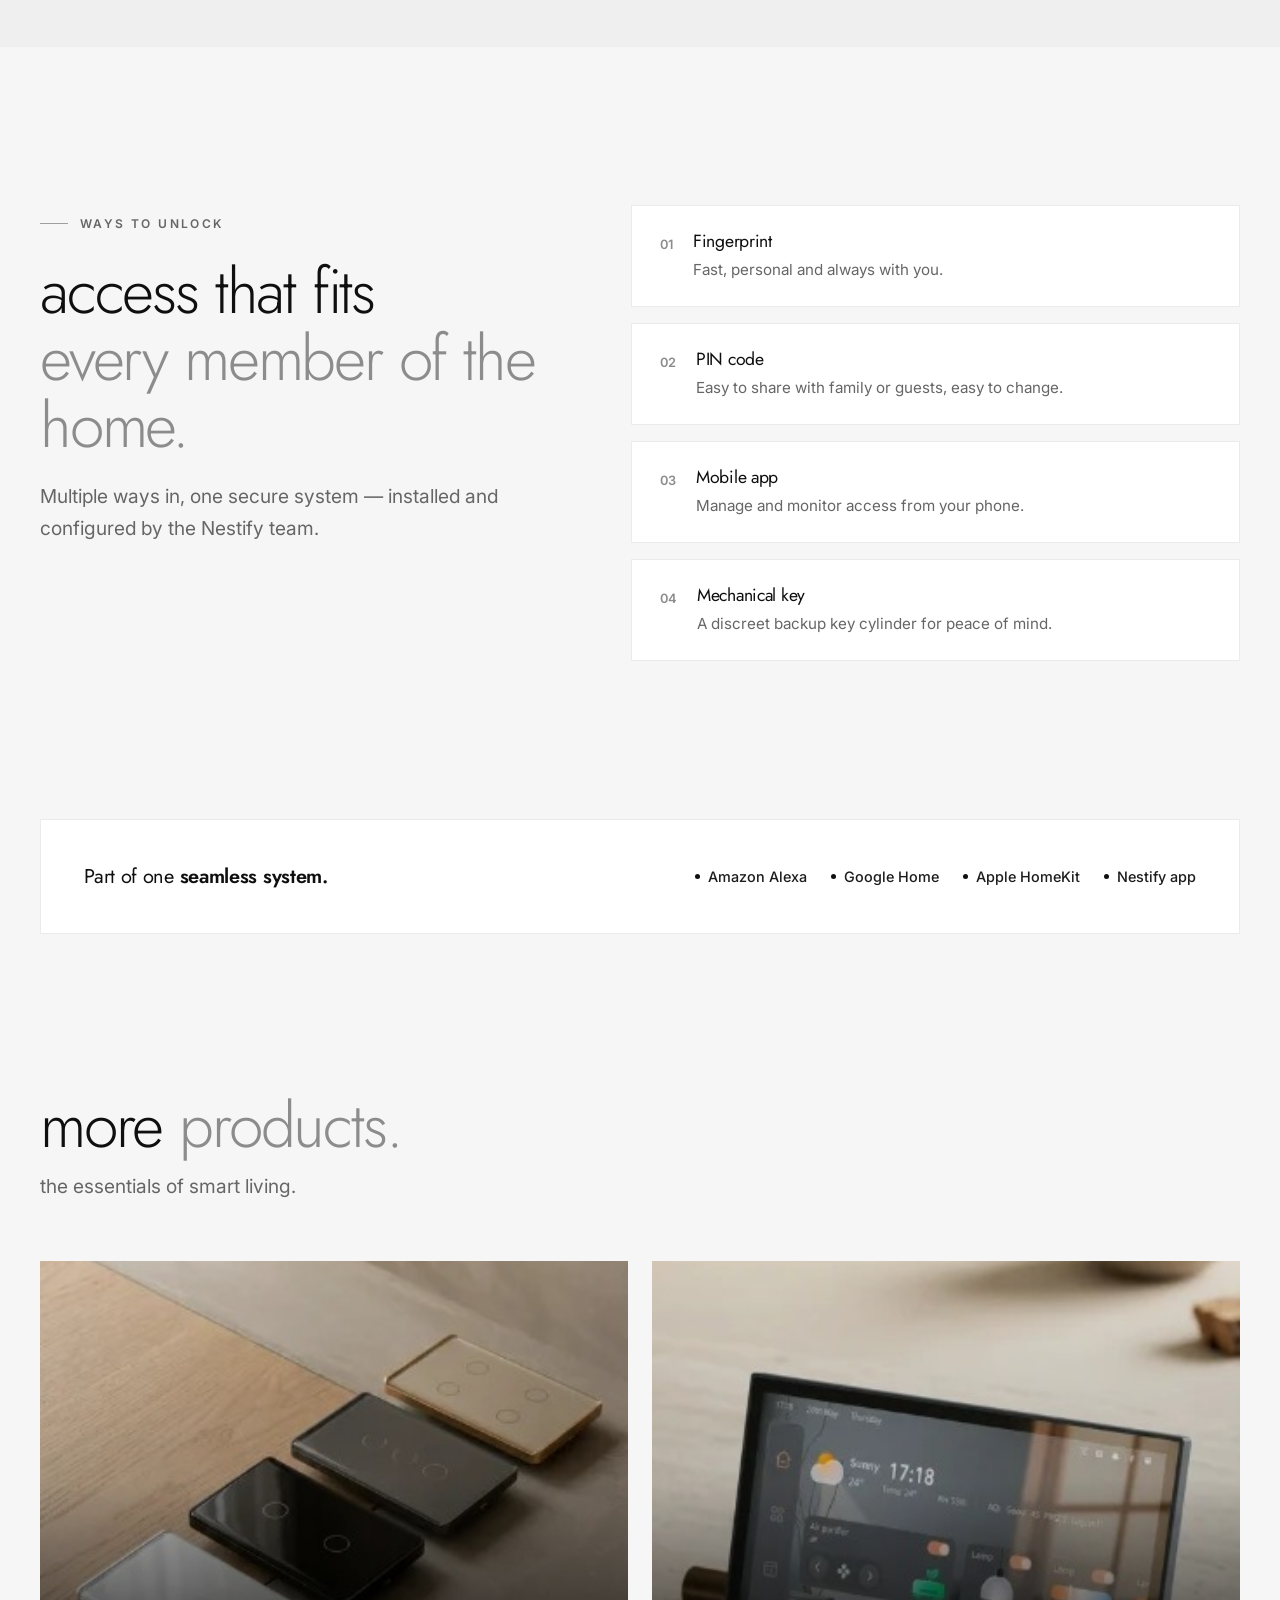
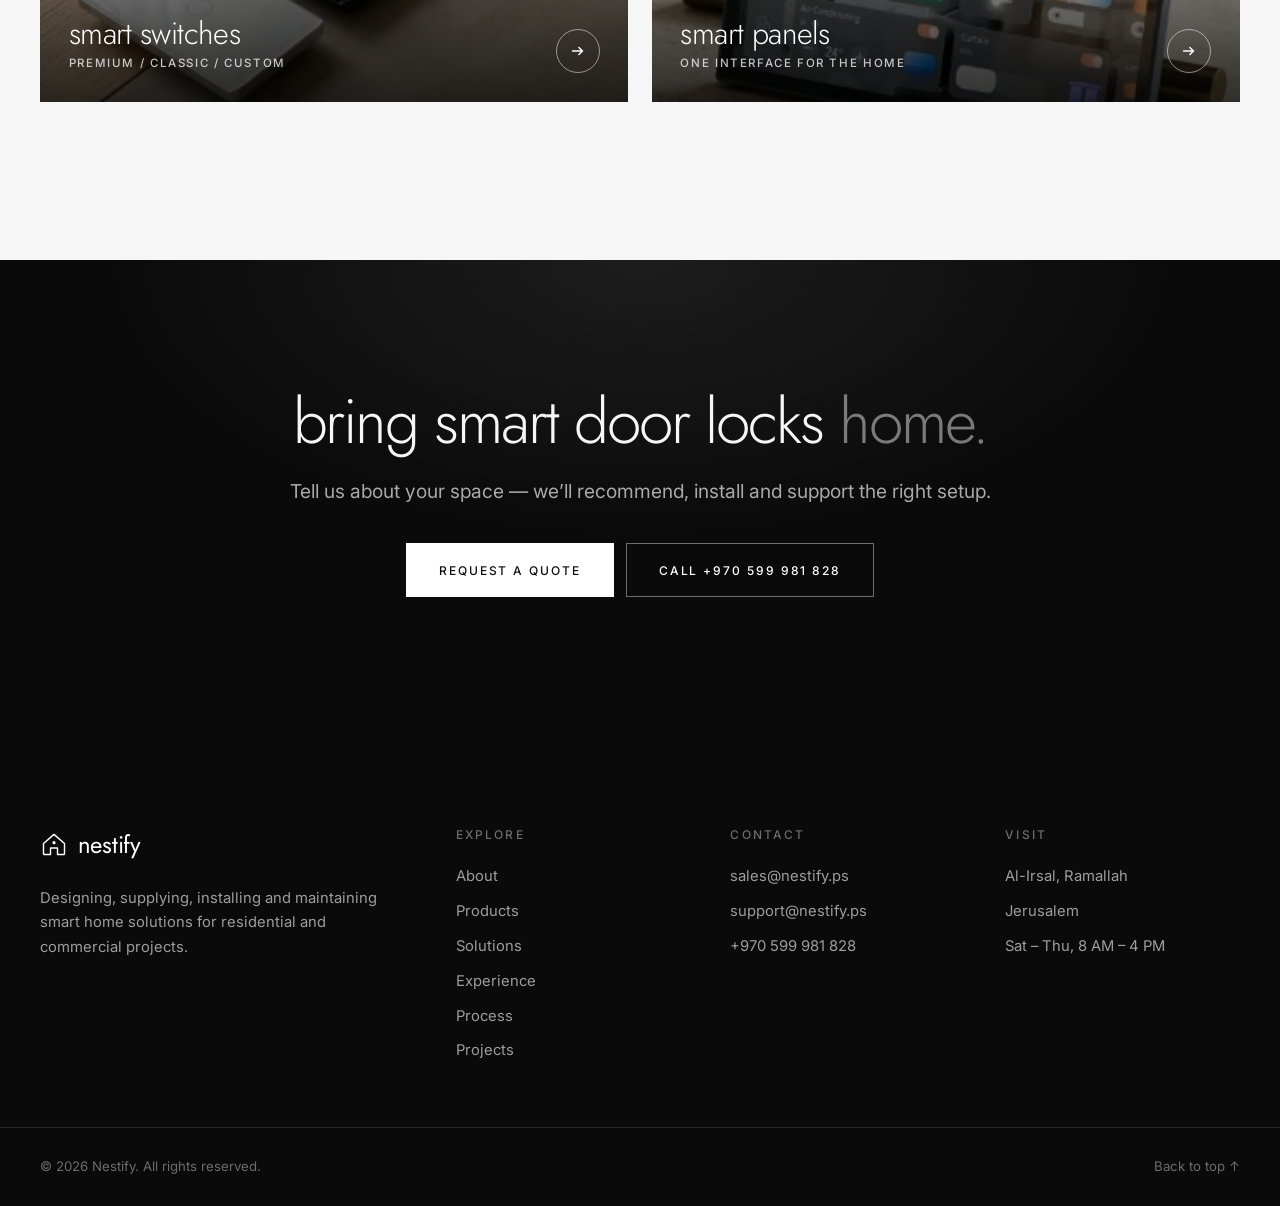
<file: products/smart-door-locks.html>
<!doctype html>
<html lang="en" class="no-js">
<head>
  <meta charset="utf-8">
  <meta name="viewport" content="width=device-width, initial-scale=1">
  <title>Smart Door Locks — Nestify</title>
  <meta name="description" content="Keyless entry with a refined, minimal profile — open your door with a fingerprint, a code or your phone, and always know who comes home.">
  <meta name="theme-color" content="#f6f6f6">
  <meta property="og:title" content="Smart Door Locks — Nestify">
  <meta property="og:description" content="Keyless entry with a refined, minimal profile — open your door with a fingerprint, a code or your phone, and always know who comes home.">
  <meta property="og:type" content="product">
  <meta property="og:image" content="https://nestify.ps/assets/products/smart-door-locks.jpg">
  <link rel="icon" href="../assets/favicon.svg" type="image/svg+xml">

  <link rel="preconnect" href="https://fonts.googleapis.com">
  <link rel="preconnect" href="https://fonts.gstatic.com" crossorigin>
  <link href="https://fonts.googleapis.com/css2?family=Inter:wght@300;400;500;600&family=Jost:wght@300;400;500&display=swap" rel="stylesheet">
  <link rel="stylesheet" href="../css/styles.css">
</head>
<body id="top" class="has-dark-hero">
  <a class="skip-link" href="#main">Skip to content</a>

  <!-- ============ Header ============ -->
  <header class="site-header" data-header>
    <div class="container header-inner">
      <a class="brand" href="../index.html" aria-label="Nestify — home">
        <svg class="brand-mark" viewBox="0 0 32 32" aria-hidden="true"><path d="M4 15.5 16 5l12 10.5V27a1 1 0 0 1-1 1h-7v-7.5h-8V28H5a1 1 0 0 1-1-1V15.5Z" fill="none" stroke="currentColor" stroke-width="1.6" stroke-linejoin="round"/><circle cx="16" cy="14.5" r="1.8" fill="currentColor"/></svg>
        <span class="brand-name">Nestify</span>
      </a>

      <nav class="primary-nav" aria-label="Primary">
        <ul>
          <li><a href="../index.html#about">About</a></li>
          <li><a class="is-active" aria-current="page" href="../index.html#products">Products</a></li>
          <li><a href="../index.html#solutions">Solutions</a></li>
          <li><a href="../index.html#experience">Experience</a></li>
          <li><a href="../index.html#projects">Projects</a></li>
          <li><a href="../index.html#contact">Contact</a></li>
        </ul>
      </nav>

      <div class="header-actions">
        <a class="btn btn-dark btn-sm header-cta" href="../index.html#contact">Book a consultation</a>
        <button class="menu-toggle" type="button" aria-expanded="false" aria-controls="mobile-menu" aria-label="Open menu" data-menu-toggle>
          <span></span><span></span>
        </button>
      </div>
    </div>

    <div class="mobile-menu" id="mobile-menu" data-mobile-menu hidden>
      <nav aria-label="Mobile">
        <ul>
          <li><a href="../index.html#about">About</a></li>
          <li><a class="is-active" aria-current="page" href="../index.html#products">Products</a></li>
          <li><a href="../index.html#solutions">Solutions</a></li>
          <li><a href="../index.html#experience">Experience</a></li>
          <li><a href="../index.html#projects">Projects</a></li>
          <li><a href="../index.html#contact">Contact</a></li>
        </ul>
      </nav>
      <div class="mobile-menu-foot">
        <a class="btn btn-dark btn-block" href="../index.html#contact">Book a consultation</a>
        <a class="mobile-menu-phone" href="tel:+970599981828">+970 599 981 828</a>
      </div>
    </div>
  </header>

  <main id="main">
    <!-- ============ Product hero ============ -->
    <section class="product-hero">
      <div class="container">
        <nav aria-label="Breadcrumb">
          <ol class="breadcrumb">
            <li><a href="../index.html">home</a></li>
            <li><a href="../index.html#products">products</a></li>
            <li><span aria-current="page">smart door locks</span></li>
          </ol>
        </nav>

        <div class="product-hero-grid">
          <div class="product-hero-copy">
            <p class="eyebrow reveal">nestify products</p>
            <h1 class="display reveal" style="--d:1">smart door <em>locks.</em></h1>
            <p class="product-tagline reveal" style="--d:2">secure access, quietly integrated</p>
            <p class="lead reveal" style="--d:2">Keyless entry with a refined, minimal profile — open your door with a fingerprint, a code or your phone, and always know who comes home.</p>
            <div class="hero-actions reveal" style="--d:3">
              <a class="btn btn-light" href="../index.html?product=smart-door-locks#contact">
                Request a quote
                <svg class="btn-arrow" viewBox="0 0 20 20" aria-hidden="true"><path d="M4 10h11m-4-4 4 4-4 4" fill="none" stroke="currentColor" stroke-width="1.5" stroke-linecap="round" stroke-linejoin="round"/></svg>
              </a>
              <a class="btn btn-outline-light" href="https://wa.me/970599981828" target="_blank" rel="noopener">WhatsApp us</a>
            </div>
          </div>

          <figure class="product-hero-media reveal" style="--d:1">
            <img src="../assets/products/smart-door-locks.jpg" alt="Smart door lock with fingerprint handle and touch keypad" width="338" height="264">
          </figure>
        </div>
      </div>
    </section>

    <!-- ============ Features ============ -->
    <section class="section solutions">
      <div class="container">
        <header class="section-head">
          <div>
            <p class="eyebrow reveal">Highlights</p>
            <h2 class="h2 reveal" style="--d:1">Designed to disappear.<br><em>Built to perform.</em></h2>
          </div>
          <p class="section-intro reveal" style="--d:2">Supplied, installed and maintained by Nestify for residential and commercial projects.</p>
        </header>

        <div class="feature-grid">
          <article class="card reveal" style="--d:1">
            <span class="card-icon"><svg viewBox="0 0 24 24" aria-hidden="true"><path d="M12 11v3a8 8 0 0 1-1.5 4.7M8.5 7.8A5 5 0 0 1 17 11v2.5a14 14 0 0 1-.8 4.7M7 11a5 5 0 0 1 .3-1.7M7 14.5a10 10 0 0 1-1 4M20 13v-2a8 8 0 0 0-14.9-4"/></svg></span>
            <p class="card-kicker">Biometric</p>
            <h3>Fingerprint access</h3>
            <p>Unlock with a touch of the handle — no keys to carry.</p>
          </article>
          <article class="card reveal" style="--d:2">
            <span class="card-icon"><svg viewBox="0 0 24 24" aria-hidden="true"><circle cx="7" cy="6" r="1"/><circle cx="12" cy="6" r="1"/><circle cx="17" cy="6" r="1"/><circle cx="7" cy="11" r="1"/><circle cx="12" cy="11" r="1"/><circle cx="17" cy="11" r="1"/><circle cx="7" cy="16" r="1"/><circle cx="12" cy="16" r="1"/><circle cx="17" cy="16" r="1"/><circle cx="12" cy="21" r="1"/></svg></span>
            <p class="card-kicker">Keypad</p>
            <h3>Touch PIN code</h3>
            <p>A backlit touch keypad for family members and guests.</p>
          </article>
          <article class="card reveal" style="--d:3">
            <span class="card-icon"><svg viewBox="0 0 24 24" aria-hidden="true"><path d="M6 8a6 6 0 1 1 12 0c0 7 3 9 3 9H3s3-2 3-9M10.3 21a1.9 1.9 0 0 0 3.4 0"/></svg></span>
            <p class="card-kicker">Alerts</p>
            <h3>Instant notifications</h3>
            <p>Real-time alerts on your phone whenever the door is used.</p>
          </article>
          <article class="card reveal" style="--d:4">
            <span class="card-icon"><svg viewBox="0 0 24 24" aria-hidden="true"><rect x="7" y="2.5" width="10" height="19" rx="2.5"/><path d="M11 18.5h2"/></svg></span>
            <p class="card-kicker">App</p>
            <h3>Access from anywhere</h3>
            <p>Check status and manage access remotely through the app.</p>
          </article>
        </div>
      </div>
    </section>

    <!-- ============ Options ============ -->
    <section class="section">
      <div class="container split">
        <div>
          <p class="eyebrow reveal">Ways to unlock</p>
          <h2 class="h2 reveal" style="--d:1">Access that fits<br><em>every member of the home.</em></h2>
          <p class="section-intro reveal" style="--d:2">Multiple ways in, one secure system — installed and configured by the Nestify team.</p>

        </div>

        <ul class="option-list">
            <li class="option reveal" style="--d:1">
              <span class="option-num">01</span>
              <h3>Fingerprint</h3>
              <p>Fast, personal and always with you.</p>
            </li>
            <li class="option reveal" style="--d:2">
              <span class="option-num">02</span>
              <h3>PIN code</h3>
              <p>Easy to share with family or guests, easy to change.</p>
            </li>
            <li class="option reveal" style="--d:3">
              <span class="option-num">03</span>
              <h3>Mobile app</h3>
              <p>Manage and monitor access from your phone.</p>
            </li>
            <li class="option reveal" style="--d:4">
              <span class="option-num">04</span>
              <h3>Mechanical key</h3>
              <p>A discreet backup key cylinder for peace of mind.</p>
            </li>
        </ul>
      </div>
    </section>

    <!-- ============ Compatibility ============ -->
    <section class="section section-tight">
      <div class="container">
        <div class="compat-band reveal">
          <h3>Part of one <strong>seamless system.</strong></h3>
          <ul class="compat-list">
            <li>Amazon Alexa</li>
            <li>Google Home</li>
            <li>Apple HomeKit</li>
            <li>Nestify app</li>
          </ul>
        </div>
      </div>
    </section>

    <!-- ============ More products ============ -->
    <section class="section products more-products">
      <div class="container">
        <header class="products-head">
          <h2 class="h2 reveal">more <em>products.</em></h2>
          <p class="products-sub reveal" style="--d:1">the essentials of smart living.</p>
        </header>
        <ul class="product-grid">
          <li class="reveal" style="--d:1">
            <a class="product-card" href="smart-switches.html">
              <img src="../assets/products/smart-switches.jpg" alt="Smart glass touch switches in white, black, graphite and gold finishes" width="338" height="262" loading="lazy">
              <span class="product-card-caption">
                <span class="product-card-text">
                  <span class="product-card-title">smart switches</span>
                  <span class="product-card-sub">premium / classic / custom</span>
                </span>
                <span class="product-card-arrow" aria-hidden="true"><svg viewBox="0 0 20 20"><path d="M4 10h11m-4-4 4 4-4 4"/></svg></span>
              </span>
            </a>
          </li>
          <li class="reveal" style="--d:2">
            <a class="product-card" href="smart-panels.html">
              <img src="../assets/products/smart-panels.jpg" alt="Wall-mounted smart control panel showing climate, lighting and curtain controls" width="338" height="264" loading="lazy">
              <span class="product-card-caption">
                <span class="product-card-text">
                  <span class="product-card-title">smart panels</span>
                  <span class="product-card-sub">one interface for the home</span>
                </span>
                <span class="product-card-arrow" aria-hidden="true"><svg viewBox="0 0 20 20"><path d="M4 10h11m-4-4 4 4-4 4"/></svg></span>
              </span>
            </a>
          </li>
        </ul>
      </div>
    </section>

    <!-- ============ CTA band ============ -->
    <section class="cta-band">
      <div class="container cta-inner reveal">
        <h2 class="h2">Bring smart door locks <em>home.</em></h2>
        <p>Tell us about your space &mdash; we&rsquo;ll recommend, install and support the right setup.</p>
        <div class="cta-actions">
          <a class="btn btn-light" href="../index.html?product=smart-door-locks#contact">Request a quote</a>
          <a class="btn btn-outline-light" href="tel:+970599981828">Call +970 599 981 828</a>
        </div>
      </div>
    </section>
  </main>

  <!-- ============ Footer ============ -->
  <footer class="site-footer">
    <div class="container footer-grid">
      <div class="footer-brand">
        <a class="brand" href="../index.html" aria-label="Nestify — back to top">
          <svg class="brand-mark" viewBox="0 0 32 32" aria-hidden="true"><path d="M4 15.5 16 5l12 10.5V27a1 1 0 0 1-1 1h-7v-7.5h-8V28H5a1 1 0 0 1-1-1V15.5Z" fill="none" stroke="currentColor" stroke-width="1.6" stroke-linejoin="round"/><circle cx="16" cy="14.5" r="1.8" fill="currentColor"/></svg>
          <span class="brand-name">Nestify</span>
        </a>
        <p>Designing, supplying, installing and maintaining smart home solutions for residential and commercial projects.</p>
      </div>

      <div class="footer-col">
        <h4>Explore</h4>
        <ul>
          <li><a href="../index.html#about">About</a></li>
          <li><a href="../index.html#products">Products</a></li>
          <li><a href="../index.html#solutions">Solutions</a></li>
          <li><a href="../index.html#experience">Experience</a></li>
          <li><a href="../index.html#process">Process</a></li>
          <li><a href="../index.html#projects">Projects</a></li>
        </ul>
      </div>

      <div class="footer-col">
        <h4>Contact</h4>
        <ul>
          <li><a href="mailto:sales@nestify.ps">sales@nestify.ps</a></li>
          <li><a href="mailto:support@nestify.ps">support@nestify.ps</a></li>
          <li><a href="tel:+970599981828">+970 599 981 828</a></li>
        </ul>
      </div>

      <div class="footer-col">
        <h4>Visit</h4>
        <ul>
          <li>Al-Irsal, Ramallah</li>
          <li>Jerusalem</li>
          <li>Sat &ndash; Thu, 8 AM &ndash; 4 PM</li>
        </ul>
      </div>
    </div>

    <div class="container footer-bottom">
      <p>&copy; <span data-year>2026</span> Nestify. All rights reserved.</p>
      <a class="to-top" href="#top">Back to top <span aria-hidden="true">&uarr;</span></a>
    </div>
  </footer>

  <script src="../js/main.js" defer></script>
</body>
</html>
</file>
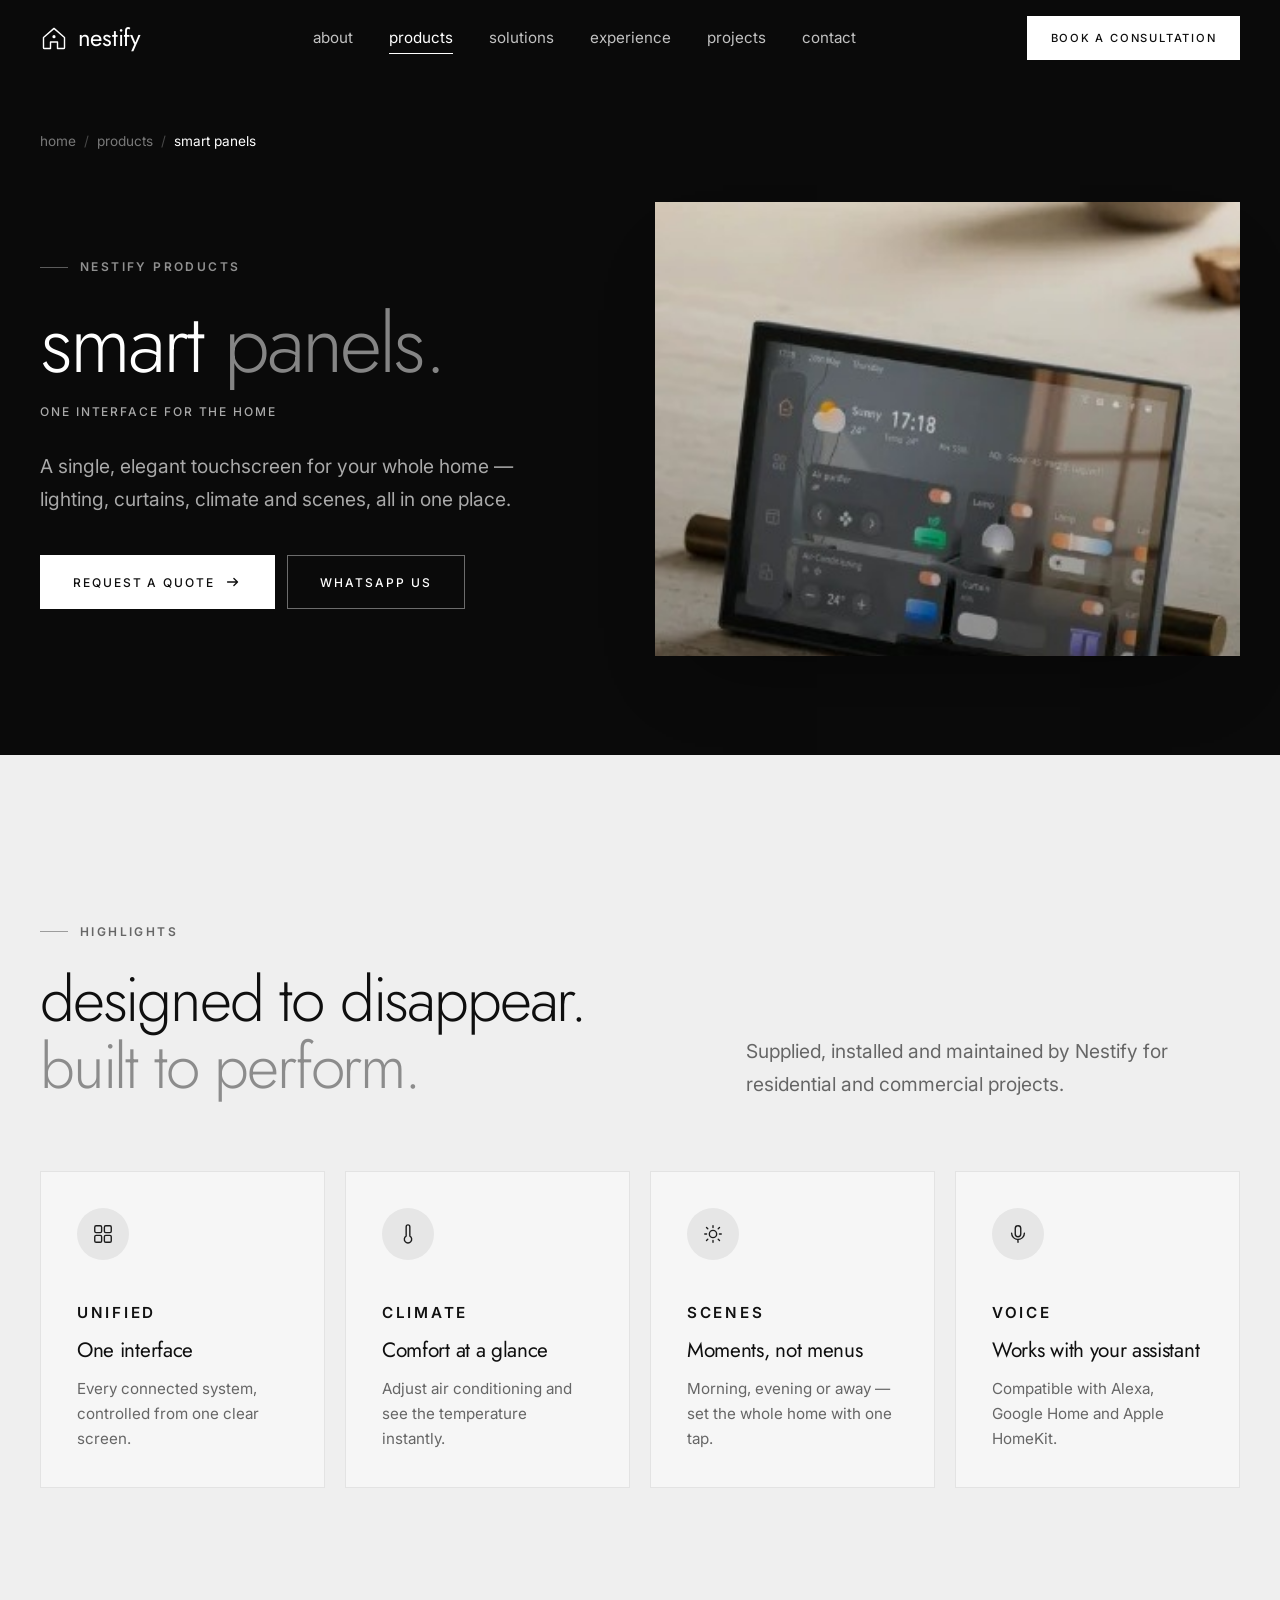
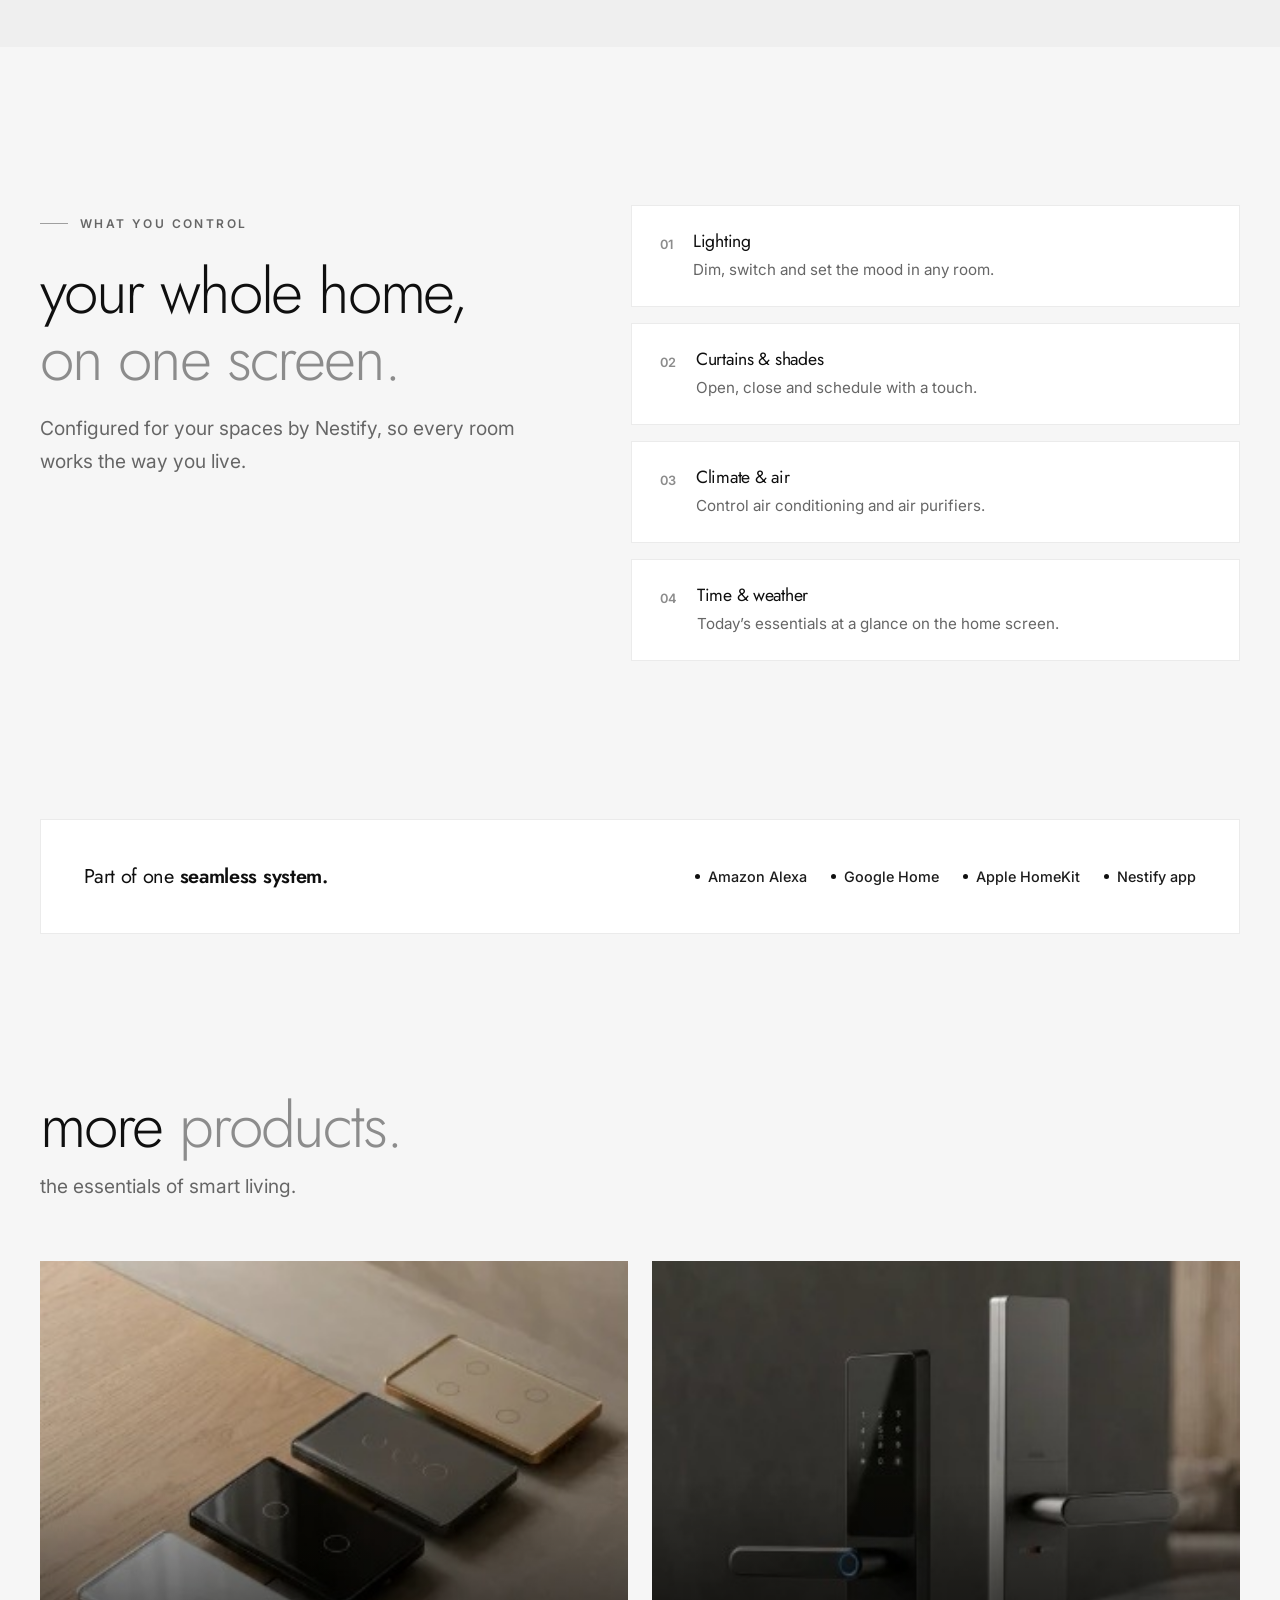
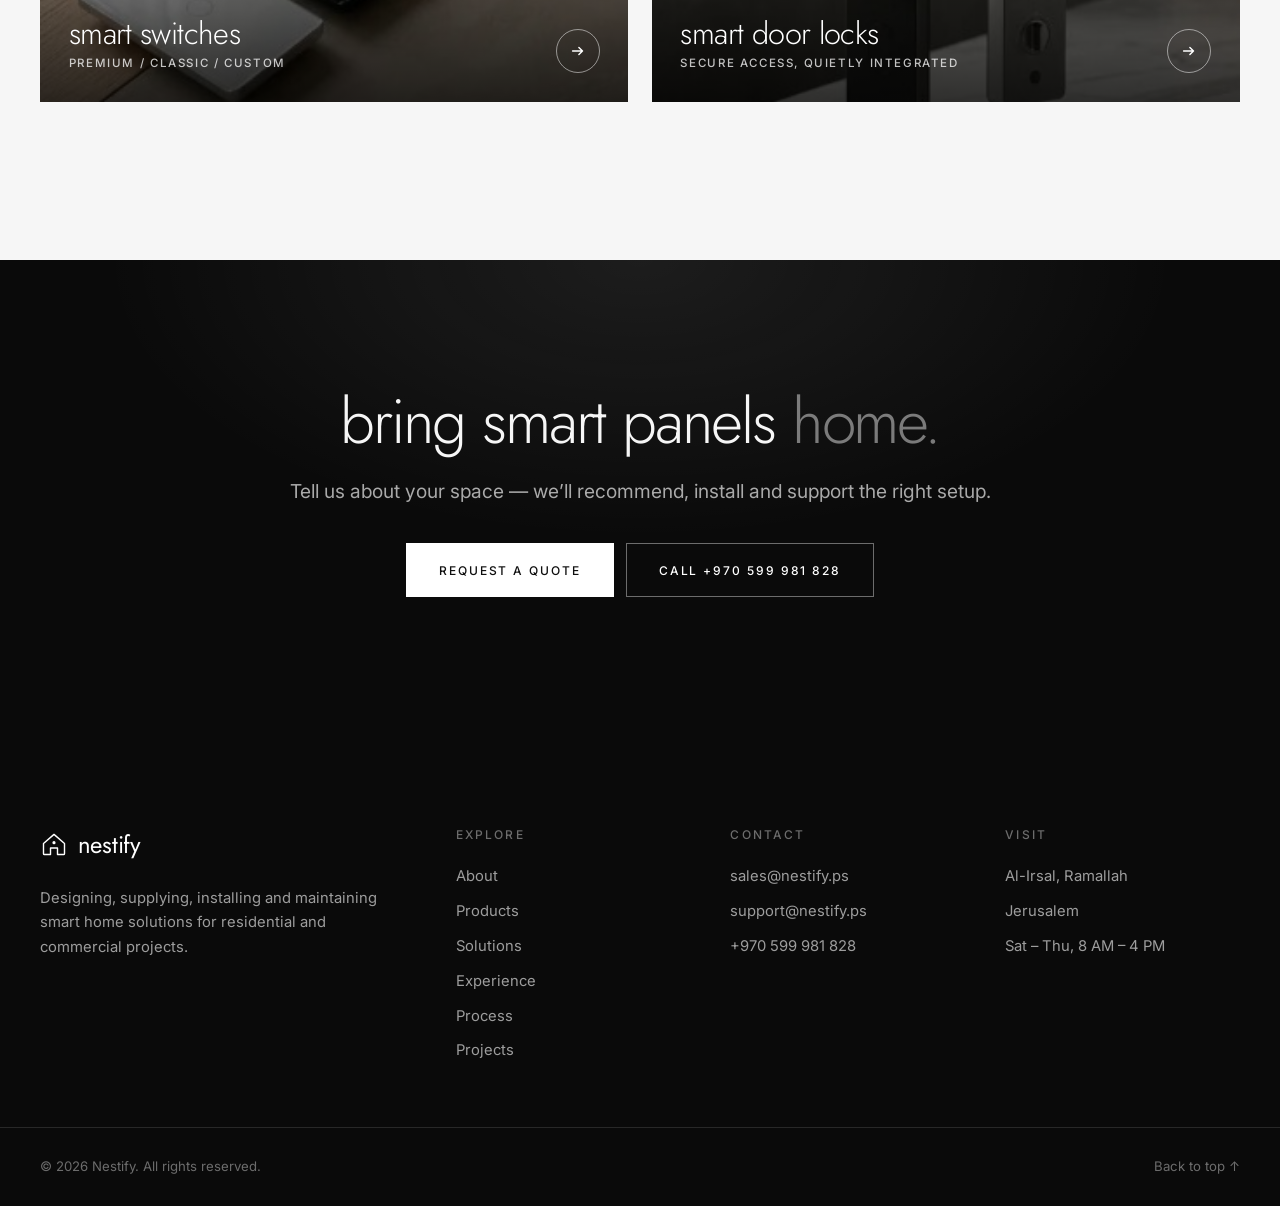
<file: products/smart-panels.html>
<!doctype html>
<html lang="en" class="no-js">
<head>
  <meta charset="utf-8">
  <meta name="viewport" content="width=device-width, initial-scale=1">
  <title>Smart Panels — Nestify</title>
  <meta name="description" content="A single, elegant touchscreen for your whole home — lighting, curtains, climate and scenes, all in one place.">
  <meta name="theme-color" content="#f6f6f6">
  <meta property="og:title" content="Smart Panels — Nestify">
  <meta property="og:description" content="A single, elegant touchscreen for your whole home — lighting, curtains, climate and scenes, all in one place.">
  <meta property="og:type" content="product">
  <meta property="og:image" content="https://nestify.ps/assets/products/smart-panels.jpg">
  <link rel="icon" href="../assets/favicon.svg" type="image/svg+xml">

  <link rel="preconnect" href="https://fonts.googleapis.com">
  <link rel="preconnect" href="https://fonts.gstatic.com" crossorigin>
  <link href="https://fonts.googleapis.com/css2?family=Inter:wght@300;400;500;600&family=Jost:wght@300;400;500&display=swap" rel="stylesheet">
  <link rel="stylesheet" href="../css/styles.css">
</head>
<body id="top" class="has-dark-hero">
  <a class="skip-link" href="#main">Skip to content</a>

  <!-- ============ Header ============ -->
  <header class="site-header" data-header>
    <div class="container header-inner">
      <a class="brand" href="../index.html" aria-label="Nestify — home">
        <svg class="brand-mark" viewBox="0 0 32 32" aria-hidden="true"><path d="M4 15.5 16 5l12 10.5V27a1 1 0 0 1-1 1h-7v-7.5h-8V28H5a1 1 0 0 1-1-1V15.5Z" fill="none" stroke="currentColor" stroke-width="1.6" stroke-linejoin="round"/><circle cx="16" cy="14.5" r="1.8" fill="currentColor"/></svg>
        <span class="brand-name">Nestify</span>
      </a>

      <nav class="primary-nav" aria-label="Primary">
        <ul>
          <li><a href="../index.html#about">About</a></li>
          <li><a class="is-active" aria-current="page" href="../index.html#products">Products</a></li>
          <li><a href="../index.html#solutions">Solutions</a></li>
          <li><a href="../index.html#experience">Experience</a></li>
          <li><a href="../index.html#projects">Projects</a></li>
          <li><a href="../index.html#contact">Contact</a></li>
        </ul>
      </nav>

      <div class="header-actions">
        <a class="btn btn-dark btn-sm header-cta" href="../index.html#contact">Book a consultation</a>
        <button class="menu-toggle" type="button" aria-expanded="false" aria-controls="mobile-menu" aria-label="Open menu" data-menu-toggle>
          <span></span><span></span>
        </button>
      </div>
    </div>

    <div class="mobile-menu" id="mobile-menu" data-mobile-menu hidden>
      <nav aria-label="Mobile">
        <ul>
          <li><a href="../index.html#about">About</a></li>
          <li><a class="is-active" aria-current="page" href="../index.html#products">Products</a></li>
          <li><a href="../index.html#solutions">Solutions</a></li>
          <li><a href="../index.html#experience">Experience</a></li>
          <li><a href="../index.html#projects">Projects</a></li>
          <li><a href="../index.html#contact">Contact</a></li>
        </ul>
      </nav>
      <div class="mobile-menu-foot">
        <a class="btn btn-dark btn-block" href="../index.html#contact">Book a consultation</a>
        <a class="mobile-menu-phone" href="tel:+970599981828">+970 599 981 828</a>
      </div>
    </div>
  </header>

  <main id="main">
    <!-- ============ Product hero ============ -->
    <section class="product-hero">
      <div class="container">
        <nav aria-label="Breadcrumb">
          <ol class="breadcrumb">
            <li><a href="../index.html">home</a></li>
            <li><a href="../index.html#products">products</a></li>
            <li><span aria-current="page">smart panels</span></li>
          </ol>
        </nav>

        <div class="product-hero-grid">
          <div class="product-hero-copy">
            <p class="eyebrow reveal">nestify products</p>
            <h1 class="display reveal" style="--d:1">smart <em>panels.</em></h1>
            <p class="product-tagline reveal" style="--d:2">one interface for the home</p>
            <p class="lead reveal" style="--d:2">A single, elegant touchscreen for your whole home — lighting, curtains, climate and scenes, all in one place.</p>
            <div class="hero-actions reveal" style="--d:3">
              <a class="btn btn-light" href="../index.html?product=smart-panels#contact">
                Request a quote
                <svg class="btn-arrow" viewBox="0 0 20 20" aria-hidden="true"><path d="M4 10h11m-4-4 4 4-4 4" fill="none" stroke="currentColor" stroke-width="1.5" stroke-linecap="round" stroke-linejoin="round"/></svg>
              </a>
              <a class="btn btn-outline-light" href="https://wa.me/970599981828" target="_blank" rel="noopener">WhatsApp us</a>
            </div>
          </div>

          <figure class="product-hero-media reveal" style="--d:1">
            <img src="../assets/products/smart-panels.jpg" alt="Wall-mounted smart control panel showing climate, lighting and curtain controls" width="338" height="264">
          </figure>
        </div>
      </div>
    </section>

    <!-- ============ Features ============ -->
    <section class="section solutions">
      <div class="container">
        <header class="section-head">
          <div>
            <p class="eyebrow reveal">Highlights</p>
            <h2 class="h2 reveal" style="--d:1">Designed to disappear.<br><em>Built to perform.</em></h2>
          </div>
          <p class="section-intro reveal" style="--d:2">Supplied, installed and maintained by Nestify for residential and commercial projects.</p>
        </header>

        <div class="feature-grid">
          <article class="card reveal" style="--d:1">
            <span class="card-icon"><svg viewBox="0 0 24 24" aria-hidden="true"><rect x="3" y="3" width="7.5" height="7.5" rx="1.5"/><rect x="13.5" y="3" width="7.5" height="7.5" rx="1.5"/><rect x="3" y="13.5" width="7.5" height="7.5" rx="1.5"/><rect x="13.5" y="13.5" width="7.5" height="7.5" rx="1.5"/></svg></span>
            <p class="card-kicker">Unified</p>
            <h3>One interface</h3>
            <p>Every connected system, controlled from one clear screen.</p>
          </article>
          <article class="card reveal" style="--d:2">
            <span class="card-icon"><svg viewBox="0 0 24 24" aria-hidden="true"><path d="M10 4a2 2 0 1 1 4 0v10.3a4 4 0 1 1-4 0V4Z"/></svg></span>
            <p class="card-kicker">Climate</p>
            <h3>Comfort at a glance</h3>
            <p>Adjust air conditioning and see the temperature instantly.</p>
          </article>
          <article class="card reveal" style="--d:3">
            <span class="card-icon"><svg viewBox="0 0 24 24" aria-hidden="true"><path d="M12 3v2M12 19v2M5 12H3M21 12h-2M6.3 6.3 4.9 4.9M19.1 19.1l-1.4-1.4M6.3 17.7l-1.4 1.4M19.1 4.9l-1.4 1.4"/><circle cx="12" cy="12" r="4"/></svg></span>
            <p class="card-kicker">Scenes</p>
            <h3>Moments, not menus</h3>
            <p>Morning, evening or away — set the whole home with one tap.</p>
          </article>
          <article class="card reveal" style="--d:4">
            <span class="card-icon"><svg viewBox="0 0 24 24" aria-hidden="true"><path d="M12 3a3 3 0 0 0-3 3v6a3 3 0 0 0 6 0V6a3 3 0 0 0-3-3ZM5 11a7 7 0 0 0 14 0M12 18v3"/></svg></span>
            <p class="card-kicker">Voice</p>
            <h3>Works with your assistant</h3>
            <p>Compatible with Alexa, Google Home and Apple HomeKit.</p>
          </article>
        </div>
      </div>
    </section>

    <!-- ============ Options ============ -->
    <section class="section">
      <div class="container split">
        <div>
          <p class="eyebrow reveal">What you control</p>
          <h2 class="h2 reveal" style="--d:1">Your whole home,<br><em>on one screen.</em></h2>
          <p class="section-intro reveal" style="--d:2">Configured for your spaces by Nestify, so every room works the way you live.</p>

        </div>

        <ul class="option-list">
            <li class="option reveal" style="--d:1">
              <span class="option-num">01</span>
              <h3>Lighting</h3>
              <p>Dim, switch and set the mood in any room.</p>
            </li>
            <li class="option reveal" style="--d:2">
              <span class="option-num">02</span>
              <h3>Curtains & shades</h3>
              <p>Open, close and schedule with a touch.</p>
            </li>
            <li class="option reveal" style="--d:3">
              <span class="option-num">03</span>
              <h3>Climate & air</h3>
              <p>Control air conditioning and air purifiers.</p>
            </li>
            <li class="option reveal" style="--d:4">
              <span class="option-num">04</span>
              <h3>Time & weather</h3>
              <p>Today’s essentials at a glance on the home screen.</p>
            </li>
        </ul>
      </div>
    </section>

    <!-- ============ Compatibility ============ -->
    <section class="section section-tight">
      <div class="container">
        <div class="compat-band reveal">
          <h3>Part of one <strong>seamless system.</strong></h3>
          <ul class="compat-list">
            <li>Amazon Alexa</li>
            <li>Google Home</li>
            <li>Apple HomeKit</li>
            <li>Nestify app</li>
          </ul>
        </div>
      </div>
    </section>

    <!-- ============ More products ============ -->
    <section class="section products more-products">
      <div class="container">
        <header class="products-head">
          <h2 class="h2 reveal">more <em>products.</em></h2>
          <p class="products-sub reveal" style="--d:1">the essentials of smart living.</p>
        </header>
        <ul class="product-grid">
          <li class="reveal" style="--d:1">
            <a class="product-card" href="smart-switches.html">
              <img src="../assets/products/smart-switches.jpg" alt="Smart glass touch switches in white, black, graphite and gold finishes" width="338" height="262" loading="lazy">
              <span class="product-card-caption">
                <span class="product-card-text">
                  <span class="product-card-title">smart switches</span>
                  <span class="product-card-sub">premium / classic / custom</span>
                </span>
                <span class="product-card-arrow" aria-hidden="true"><svg viewBox="0 0 20 20"><path d="M4 10h11m-4-4 4 4-4 4"/></svg></span>
              </span>
            </a>
          </li>
          <li class="reveal" style="--d:2">
            <a class="product-card" href="smart-door-locks.html">
              <img src="../assets/products/smart-door-locks.jpg" alt="Smart door lock with fingerprint handle and touch keypad" width="338" height="264" loading="lazy">
              <span class="product-card-caption">
                <span class="product-card-text">
                  <span class="product-card-title">smart door locks</span>
                  <span class="product-card-sub">secure access, quietly integrated</span>
                </span>
                <span class="product-card-arrow" aria-hidden="true"><svg viewBox="0 0 20 20"><path d="M4 10h11m-4-4 4 4-4 4"/></svg></span>
              </span>
            </a>
          </li>
        </ul>
      </div>
    </section>

    <!-- ============ CTA band ============ -->
    <section class="cta-band">
      <div class="container cta-inner reveal">
        <h2 class="h2">Bring smart panels <em>home.</em></h2>
        <p>Tell us about your space &mdash; we&rsquo;ll recommend, install and support the right setup.</p>
        <div class="cta-actions">
          <a class="btn btn-light" href="../index.html?product=smart-panels#contact">Request a quote</a>
          <a class="btn btn-outline-light" href="tel:+970599981828">Call +970 599 981 828</a>
        </div>
      </div>
    </section>
  </main>

  <!-- ============ Footer ============ -->
  <footer class="site-footer">
    <div class="container footer-grid">
      <div class="footer-brand">
        <a class="brand" href="../index.html" aria-label="Nestify — back to top">
          <svg class="brand-mark" viewBox="0 0 32 32" aria-hidden="true"><path d="M4 15.5 16 5l12 10.5V27a1 1 0 0 1-1 1h-7v-7.5h-8V28H5a1 1 0 0 1-1-1V15.5Z" fill="none" stroke="currentColor" stroke-width="1.6" stroke-linejoin="round"/><circle cx="16" cy="14.5" r="1.8" fill="currentColor"/></svg>
          <span class="brand-name">Nestify</span>
        </a>
        <p>Designing, supplying, installing and maintaining smart home solutions for residential and commercial projects.</p>
      </div>

      <div class="footer-col">
        <h4>Explore</h4>
        <ul>
          <li><a href="../index.html#about">About</a></li>
          <li><a href="../index.html#products">Products</a></li>
          <li><a href="../index.html#solutions">Solutions</a></li>
          <li><a href="../index.html#experience">Experience</a></li>
          <li><a href="../index.html#process">Process</a></li>
          <li><a href="../index.html#projects">Projects</a></li>
        </ul>
      </div>

      <div class="footer-col">
        <h4>Contact</h4>
        <ul>
          <li><a href="mailto:sales@nestify.ps">sales@nestify.ps</a></li>
          <li><a href="mailto:support@nestify.ps">support@nestify.ps</a></li>
          <li><a href="tel:+970599981828">+970 599 981 828</a></li>
        </ul>
      </div>

      <div class="footer-col">
        <h4>Visit</h4>
        <ul>
          <li>Al-Irsal, Ramallah</li>
          <li>Jerusalem</li>
          <li>Sat &ndash; Thu, 8 AM &ndash; 4 PM</li>
        </ul>
      </div>
    </div>

    <div class="container footer-bottom">
      <p>&copy; <span data-year>2026</span> Nestify. All rights reserved.</p>
      <a class="to-top" href="#top">Back to top <span aria-hidden="true">&uarr;</span></a>
    </div>
  </footer>

  <script src="../js/main.js" defer></script>
</body>
</html>
</file>
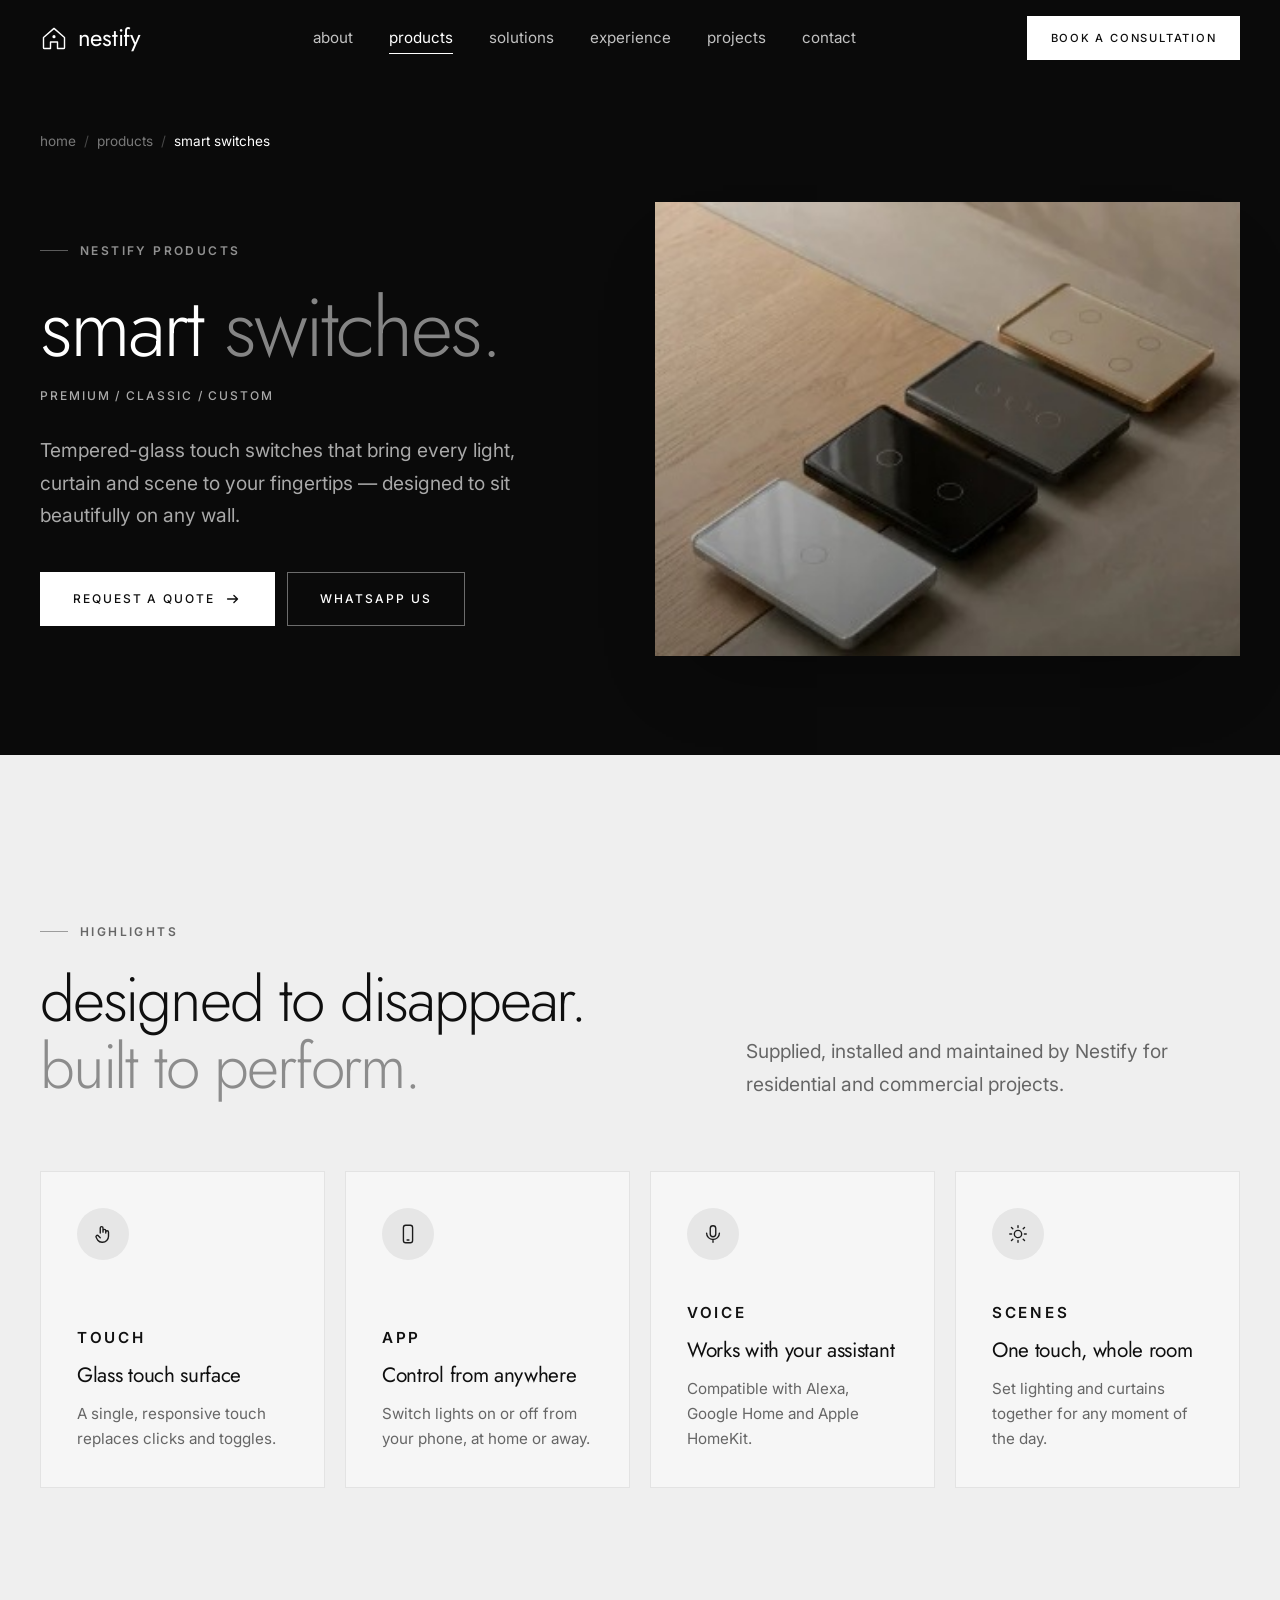
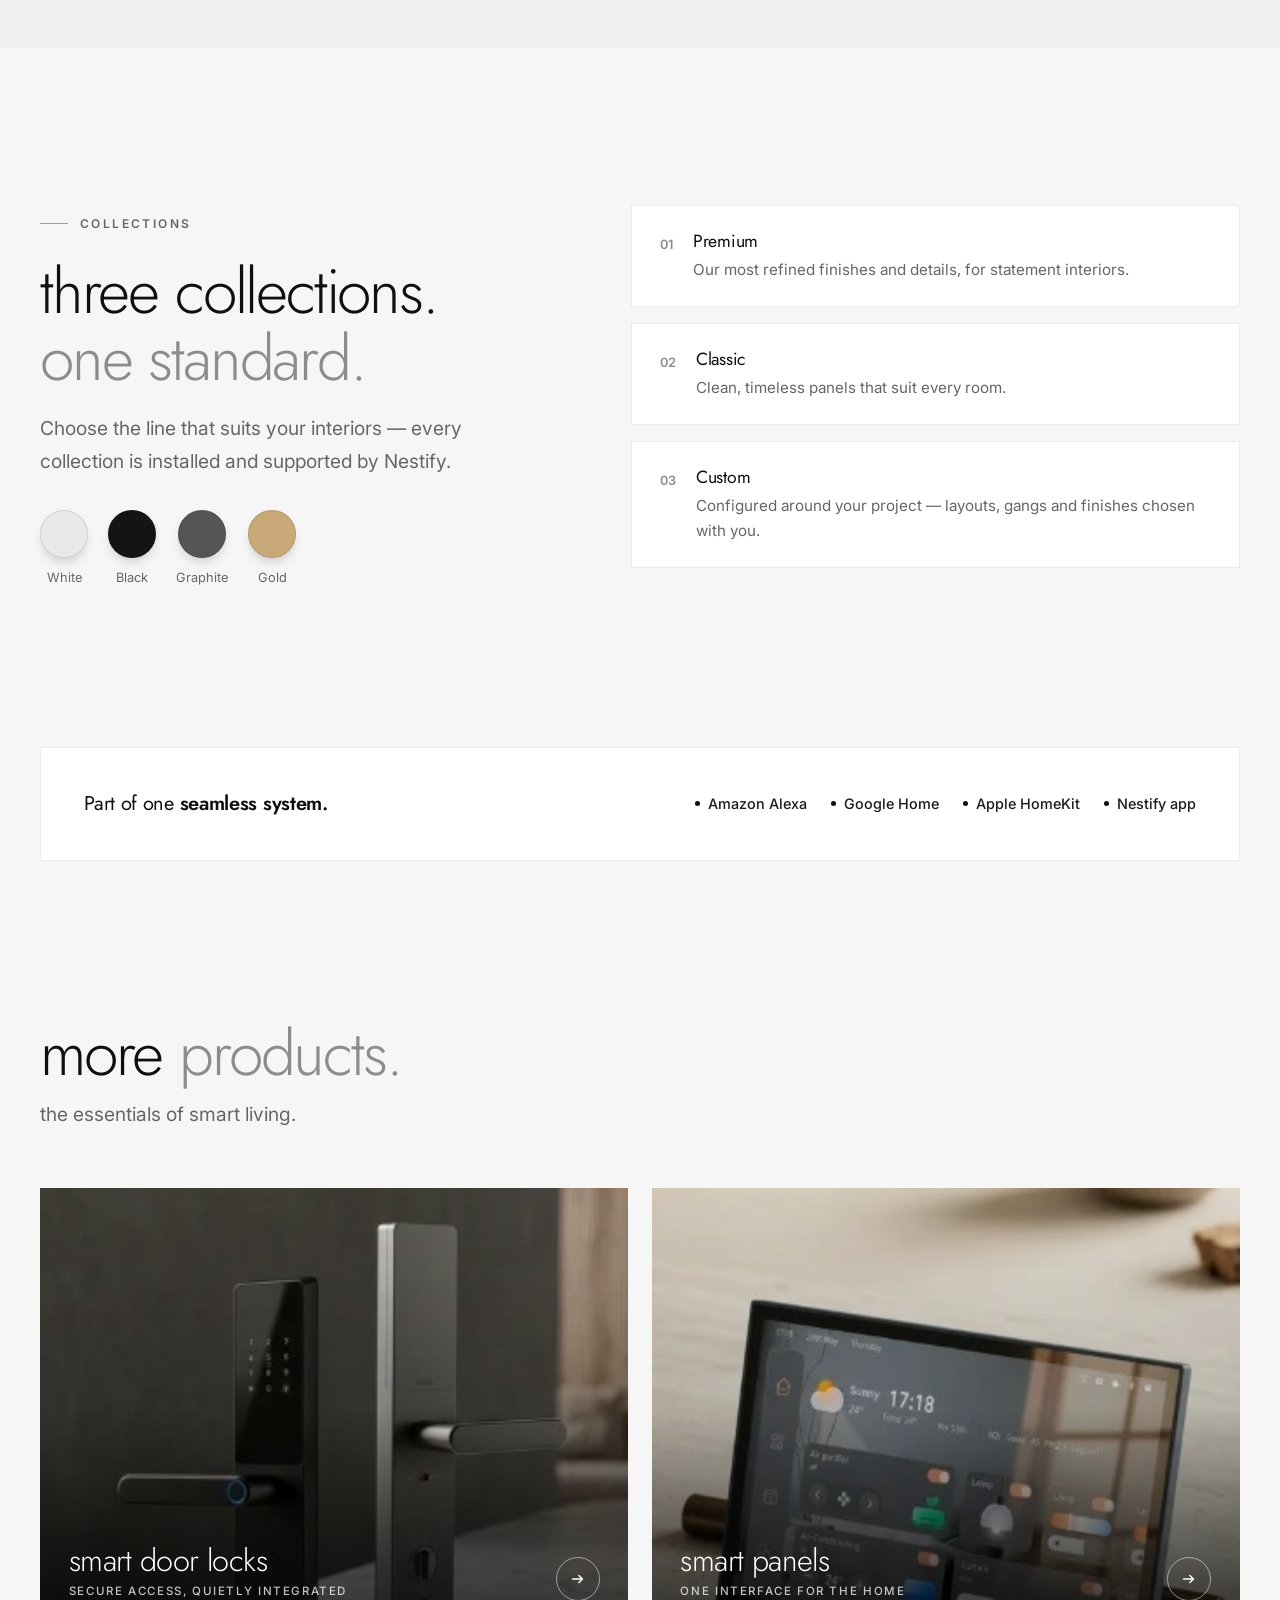
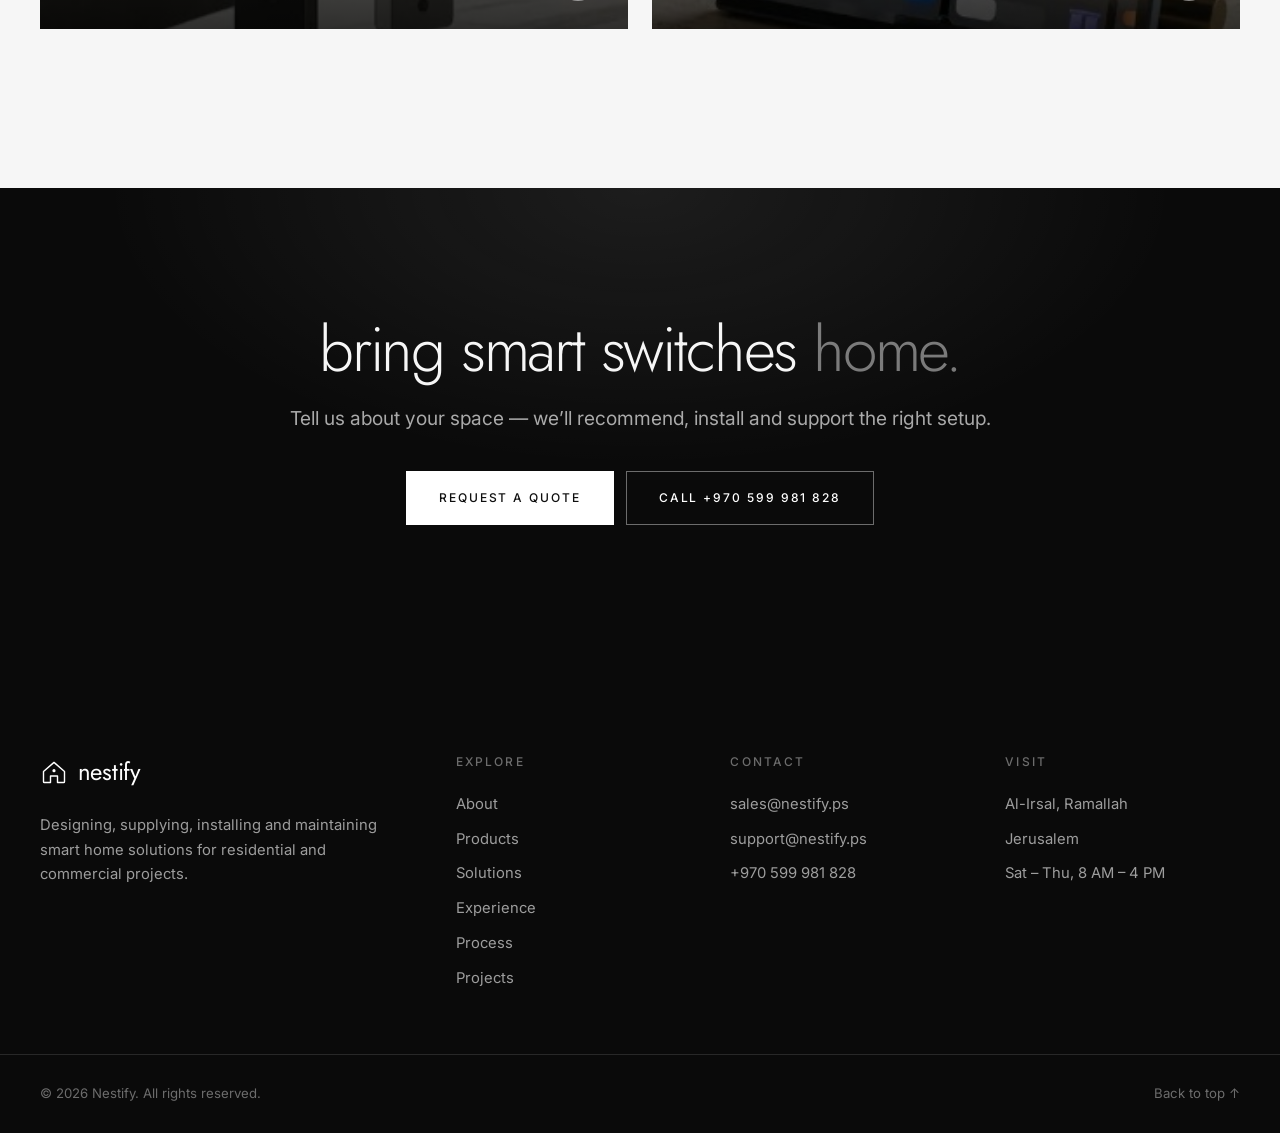
<file: products/smart-switches.html>
<!doctype html>
<html lang="en" class="no-js">
<head>
  <meta charset="utf-8">
  <meta name="viewport" content="width=device-width, initial-scale=1">
  <title>Smart Switches — Nestify</title>
  <meta name="description" content="Tempered-glass touch switches that bring every light, curtain and scene to your fingertips — designed to sit beautifully on any wall.">
  <meta name="theme-color" content="#f6f6f6">
  <meta property="og:title" content="Smart Switches — Nestify">
  <meta property="og:description" content="Tempered-glass touch switches that bring every light, curtain and scene to your fingertips — designed to sit beautifully on any wall.">
  <meta property="og:type" content="product">
  <meta property="og:image" content="https://nestify.ps/assets/products/smart-switches.jpg">
  <link rel="icon" href="../assets/favicon.svg" type="image/svg+xml">

  <link rel="preconnect" href="https://fonts.googleapis.com">
  <link rel="preconnect" href="https://fonts.gstatic.com" crossorigin>
  <link href="https://fonts.googleapis.com/css2?family=Inter:wght@300;400;500;600&family=Jost:wght@300;400;500&display=swap" rel="stylesheet">
  <link rel="stylesheet" href="../css/styles.css">
</head>
<body id="top" class="has-dark-hero">
  <a class="skip-link" href="#main">Skip to content</a>

  <!-- ============ Header ============ -->
  <header class="site-header" data-header>
    <div class="container header-inner">
      <a class="brand" href="../index.html" aria-label="Nestify — home">
        <svg class="brand-mark" viewBox="0 0 32 32" aria-hidden="true"><path d="M4 15.5 16 5l12 10.5V27a1 1 0 0 1-1 1h-7v-7.5h-8V28H5a1 1 0 0 1-1-1V15.5Z" fill="none" stroke="currentColor" stroke-width="1.6" stroke-linejoin="round"/><circle cx="16" cy="14.5" r="1.8" fill="currentColor"/></svg>
        <span class="brand-name">Nestify</span>
      </a>

      <nav class="primary-nav" aria-label="Primary">
        <ul>
          <li><a href="../index.html#about">About</a></li>
          <li><a class="is-active" aria-current="page" href="../index.html#products">Products</a></li>
          <li><a href="../index.html#solutions">Solutions</a></li>
          <li><a href="../index.html#experience">Experience</a></li>
          <li><a href="../index.html#projects">Projects</a></li>
          <li><a href="../index.html#contact">Contact</a></li>
        </ul>
      </nav>

      <div class="header-actions">
        <a class="btn btn-dark btn-sm header-cta" href="../index.html#contact">Book a consultation</a>
        <button class="menu-toggle" type="button" aria-expanded="false" aria-controls="mobile-menu" aria-label="Open menu" data-menu-toggle>
          <span></span><span></span>
        </button>
      </div>
    </div>

    <div class="mobile-menu" id="mobile-menu" data-mobile-menu hidden>
      <nav aria-label="Mobile">
        <ul>
          <li><a href="../index.html#about">About</a></li>
          <li><a class="is-active" aria-current="page" href="../index.html#products">Products</a></li>
          <li><a href="../index.html#solutions">Solutions</a></li>
          <li><a href="../index.html#experience">Experience</a></li>
          <li><a href="../index.html#projects">Projects</a></li>
          <li><a href="../index.html#contact">Contact</a></li>
        </ul>
      </nav>
      <div class="mobile-menu-foot">
        <a class="btn btn-dark btn-block" href="../index.html#contact">Book a consultation</a>
        <a class="mobile-menu-phone" href="tel:+970599981828">+970 599 981 828</a>
      </div>
    </div>
  </header>

  <main id="main">
    <!-- ============ Product hero ============ -->
    <section class="product-hero">
      <div class="container">
        <nav aria-label="Breadcrumb">
          <ol class="breadcrumb">
            <li><a href="../index.html">home</a></li>
            <li><a href="../index.html#products">products</a></li>
            <li><span aria-current="page">smart switches</span></li>
          </ol>
        </nav>

        <div class="product-hero-grid">
          <div class="product-hero-copy">
            <p class="eyebrow reveal">nestify products</p>
            <h1 class="display reveal" style="--d:1">smart <em>switches.</em></h1>
            <p class="product-tagline reveal" style="--d:2">premium / classic / custom</p>
            <p class="lead reveal" style="--d:2">Tempered-glass touch switches that bring every light, curtain and scene to your fingertips — designed to sit beautifully on any wall.</p>
            <div class="hero-actions reveal" style="--d:3">
              <a class="btn btn-light" href="../index.html?product=smart-switches#contact">
                Request a quote
                <svg class="btn-arrow" viewBox="0 0 20 20" aria-hidden="true"><path d="M4 10h11m-4-4 4 4-4 4" fill="none" stroke="currentColor" stroke-width="1.5" stroke-linecap="round" stroke-linejoin="round"/></svg>
              </a>
              <a class="btn btn-outline-light" href="https://wa.me/970599981828" target="_blank" rel="noopener">WhatsApp us</a>
            </div>
          </div>

          <figure class="product-hero-media reveal" style="--d:1">
            <img src="../assets/products/smart-switches.jpg" alt="Smart glass touch switches in white, black, graphite and gold finishes" width="338" height="262">
          </figure>
        </div>
      </div>
    </section>

    <!-- ============ Features ============ -->
    <section class="section solutions">
      <div class="container">
        <header class="section-head">
          <div>
            <p class="eyebrow reveal">Highlights</p>
            <h2 class="h2 reveal" style="--d:1">Designed to disappear.<br><em>Built to perform.</em></h2>
          </div>
          <p class="section-intro reveal" style="--d:2">Supplied, installed and maintained by Nestify for residential and commercial projects.</p>
        </header>

        <div class="feature-grid">
          <article class="card reveal" style="--d:1">
            <span class="card-icon"><svg viewBox="0 0 24 24" aria-hidden="true"><path d="M9 11V5.5a1.5 1.5 0 0 1 3 0V10m0-1.5a1.5 1.5 0 0 1 3 0V11m0-1a1.5 1.5 0 0 1 3 0v4.5a6.5 6.5 0 0 1-6.5 6.5h-.6a6 6 0 0 1-4.6-2.2L4.6 15.8a1.5 1.5 0 0 1 2.2-2L9 16"/></svg></span>
            <p class="card-kicker">Touch</p>
            <h3>Glass touch surface</h3>
            <p>A single, responsive touch replaces clicks and toggles.</p>
          </article>
          <article class="card reveal" style="--d:2">
            <span class="card-icon"><svg viewBox="0 0 24 24" aria-hidden="true"><rect x="7" y="2.5" width="10" height="19" rx="2.5"/><path d="M11 18.5h2"/></svg></span>
            <p class="card-kicker">App</p>
            <h3>Control from anywhere</h3>
            <p>Switch lights on or off from your phone, at home or away.</p>
          </article>
          <article class="card reveal" style="--d:3">
            <span class="card-icon"><svg viewBox="0 0 24 24" aria-hidden="true"><path d="M12 3a3 3 0 0 0-3 3v6a3 3 0 0 0 6 0V6a3 3 0 0 0-3-3ZM5 11a7 7 0 0 0 14 0M12 18v3"/></svg></span>
            <p class="card-kicker">Voice</p>
            <h3>Works with your assistant</h3>
            <p>Compatible with Alexa, Google Home and Apple HomeKit.</p>
          </article>
          <article class="card reveal" style="--d:4">
            <span class="card-icon"><svg viewBox="0 0 24 24" aria-hidden="true"><path d="M12 3v2M12 19v2M5 12H3M21 12h-2M6.3 6.3 4.9 4.9M19.1 19.1l-1.4-1.4M6.3 17.7l-1.4 1.4M19.1 4.9l-1.4 1.4"/><circle cx="12" cy="12" r="4"/></svg></span>
            <p class="card-kicker">Scenes</p>
            <h3>One touch, whole room</h3>
            <p>Set lighting and curtains together for any moment of the day.</p>
          </article>
        </div>
      </div>
    </section>

    <!-- ============ Options ============ -->
    <section class="section">
      <div class="container split">
        <div>
          <p class="eyebrow reveal">Collections</p>
          <h2 class="h2 reveal" style="--d:1">Three collections.<br><em>One standard.</em></h2>
          <p class="section-intro reveal" style="--d:2">Choose the line that suits your interiors — every collection is installed and supported by Nestify.</p>
          <div class="swatches" aria-label="Available finishes">
            <span class="swatch"><i style="--c:#e9e9e9"></i>White</span>
            <span class="swatch"><i style="--c:#141414"></i>Black</span>
            <span class="swatch"><i style="--c:#555555"></i>Graphite</span>
            <span class="swatch"><i style="--c:#c9a978"></i>Gold</span>
          </div>
        </div>

        <ul class="option-list">
            <li class="option reveal" style="--d:1">
              <span class="option-num">01</span>
              <h3>Premium</h3>
              <p>Our most refined finishes and details, for statement interiors.</p>
            </li>
            <li class="option reveal" style="--d:2">
              <span class="option-num">02</span>
              <h3>Classic</h3>
              <p>Clean, timeless panels that suit every room.</p>
            </li>
            <li class="option reveal" style="--d:3">
              <span class="option-num">03</span>
              <h3>Custom</h3>
              <p>Configured around your project — layouts, gangs and finishes chosen with you.</p>
            </li>
        </ul>
      </div>
    </section>

    <!-- ============ Compatibility ============ -->
    <section class="section section-tight">
      <div class="container">
        <div class="compat-band reveal">
          <h3>Part of one <strong>seamless system.</strong></h3>
          <ul class="compat-list">
            <li>Amazon Alexa</li>
            <li>Google Home</li>
            <li>Apple HomeKit</li>
            <li>Nestify app</li>
          </ul>
        </div>
      </div>
    </section>

    <!-- ============ More products ============ -->
    <section class="section products more-products">
      <div class="container">
        <header class="products-head">
          <h2 class="h2 reveal">more <em>products.</em></h2>
          <p class="products-sub reveal" style="--d:1">the essentials of smart living.</p>
        </header>
        <ul class="product-grid">
          <li class="reveal" style="--d:1">
            <a class="product-card" href="smart-door-locks.html">
              <img src="../assets/products/smart-door-locks.jpg" alt="Smart door lock with fingerprint handle and touch keypad" width="338" height="264" loading="lazy">
              <span class="product-card-caption">
                <span class="product-card-text">
                  <span class="product-card-title">smart door locks</span>
                  <span class="product-card-sub">secure access, quietly integrated</span>
                </span>
                <span class="product-card-arrow" aria-hidden="true"><svg viewBox="0 0 20 20"><path d="M4 10h11m-4-4 4 4-4 4"/></svg></span>
              </span>
            </a>
          </li>
          <li class="reveal" style="--d:2">
            <a class="product-card" href="smart-panels.html">
              <img src="../assets/products/smart-panels.jpg" alt="Wall-mounted smart control panel showing climate, lighting and curtain controls" width="338" height="264" loading="lazy">
              <span class="product-card-caption">
                <span class="product-card-text">
                  <span class="product-card-title">smart panels</span>
                  <span class="product-card-sub">one interface for the home</span>
                </span>
                <span class="product-card-arrow" aria-hidden="true"><svg viewBox="0 0 20 20"><path d="M4 10h11m-4-4 4 4-4 4"/></svg></span>
              </span>
            </a>
          </li>
        </ul>
      </div>
    </section>

    <!-- ============ CTA band ============ -->
    <section class="cta-band">
      <div class="container cta-inner reveal">
        <h2 class="h2">Bring smart switches <em>home.</em></h2>
        <p>Tell us about your space &mdash; we&rsquo;ll recommend, install and support the right setup.</p>
        <div class="cta-actions">
          <a class="btn btn-light" href="../index.html?product=smart-switches#contact">Request a quote</a>
          <a class="btn btn-outline-light" href="tel:+970599981828">Call +970 599 981 828</a>
        </div>
      </div>
    </section>
  </main>

  <!-- ============ Footer ============ -->
  <footer class="site-footer">
    <div class="container footer-grid">
      <div class="footer-brand">
        <a class="brand" href="../index.html" aria-label="Nestify — back to top">
          <svg class="brand-mark" viewBox="0 0 32 32" aria-hidden="true"><path d="M4 15.5 16 5l12 10.5V27a1 1 0 0 1-1 1h-7v-7.5h-8V28H5a1 1 0 0 1-1-1V15.5Z" fill="none" stroke="currentColor" stroke-width="1.6" stroke-linejoin="round"/><circle cx="16" cy="14.5" r="1.8" fill="currentColor"/></svg>
          <span class="brand-name">Nestify</span>
        </a>
        <p>Designing, supplying, installing and maintaining smart home solutions for residential and commercial projects.</p>
      </div>

      <div class="footer-col">
        <h4>Explore</h4>
        <ul>
          <li><a href="../index.html#about">About</a></li>
          <li><a href="../index.html#products">Products</a></li>
          <li><a href="../index.html#solutions">Solutions</a></li>
          <li><a href="../index.html#experience">Experience</a></li>
          <li><a href="../index.html#process">Process</a></li>
          <li><a href="../index.html#projects">Projects</a></li>
        </ul>
      </div>

      <div class="footer-col">
        <h4>Contact</h4>
        <ul>
          <li><a href="mailto:sales@nestify.ps">sales@nestify.ps</a></li>
          <li><a href="mailto:support@nestify.ps">support@nestify.ps</a></li>
          <li><a href="tel:+970599981828">+970 599 981 828</a></li>
        </ul>
      </div>

      <div class="footer-col">
        <h4>Visit</h4>
        <ul>
          <li>Al-Irsal, Ramallah</li>
          <li>Jerusalem</li>
          <li>Sat &ndash; Thu, 8 AM &ndash; 4 PM</li>
        </ul>
      </div>
    </div>

    <div class="container footer-bottom">
      <p>&copy; <span data-year>2026</span> Nestify. All rights reserved.</p>
      <a class="to-top" href="#top">Back to top <span aria-hidden="true">&uarr;</span></a>
    </div>
  </footer>

  <script src="../js/main.js" defer></script>
</body>
</html>
</file>
<file: css/styles.css>
/* ==========================================================================
   Nestify — design system & styles
   1. Tokens   2. Base   3. Layout & type   4. Components
   5. Sections 6. Motion 7. Responsive
   ========================================================================== */

/* 1. Tokens --------------------------------------------------------------- */
:root {
  /* Palette — monochrome: white, grays, black */
  --white: #ffffff;
  --paper: #f6f6f6;
  --mist: #efefef;
  --cloud: #e6e6e6;
  --silver: #d0d0d0;
  --ash: #8c8c8c;
  --accent: #111111;
  --stone: #666666;
  --charcoal: #1c1c1c;
  --ink: #0f0f0f;

  --text: var(--charcoal);
  --text-soft: var(--stone);
  --line: rgba(0, 0, 0, 0.08);
  --line-strong: rgba(0, 0, 0, 0.16);

  /* Type */
  --font-sans: "Inter", system-ui, -apple-system, "Segoe UI", Roboto, "Helvetica Neue", Arial, sans-serif;
  --font-display: "Jost", "Inter", system-ui, -apple-system, "Segoe UI", sans-serif;

  --fs-eyebrow: 0.75rem;
  --fs-body: 1rem;
  --fs-lead: clamp(1.05rem, 0.98rem + 0.35vw, 1.2rem);
  --fs-h3: clamp(1.15rem, 1.08rem + 0.3vw, 1.3rem);
  --fs-h2: clamp(2.2rem, 1.5rem + 3vw, 4rem);
  --fs-display: clamp(2.9rem, 1.6rem + 4.4vw, 5.9rem);
  --fs-statement: clamp(1.6rem, 1.15rem + 2vw, 2.75rem);

  /* Space */
  --gutter: clamp(1rem, 0.5rem + 2.5vw, 2.5rem);
  --section-y: clamp(5.5rem, 3.5rem + 8vw, 11rem);
  --container: 1320px;

  /* Shape & depth */
  /* Architectural: square edges, almost no shadow */
  --r-sm: 0;
  --r-md: 0;
  --r-lg: 0;
  --r-pill: 0;
  --shadow-sm: none;
  --shadow-md: 0 24px 48px -28px rgba(0, 0, 0, 0.25);
  --shadow-lg: 0 40px 80px -40px rgba(0, 0, 0, 0.45);

  /* Motion */
  --ease: cubic-bezier(0.22, 1, 0.36, 1);
  --ease-soft: cubic-bezier(0.4, 0, 0.2, 1);
  --t-fast: 0.25s;
  --t-med: 0.5s;
  --t-slow: 1s;

  --header-h: 76px;
}

/* 2. Base ----------------------------------------------------------------- */
*,
*::before,
*::after { box-sizing: border-box; }

html {
  scroll-behavior: smooth;
  scroll-padding-top: calc(var(--header-h) + 12px);
  -webkit-text-size-adjust: 100%;
  text-size-adjust: 100%;
}

body {
  margin: 0;
  font-family: var(--font-sans);
  font-size: var(--fs-body);
  line-height: 1.65;
  font-weight: 400;
  color: var(--text);
  background: var(--paper);
  -webkit-font-smoothing: antialiased;
  -moz-osx-font-smoothing: grayscale;
  text-rendering: optimizeLegibility;
  overflow-x: clip;
}

body.menu-open { overflow: hidden; }

img, svg { display: block; max-width: 100%; }
h1, h2, h3, h4, p, ul, ol, dl, dd, figure { margin: 0; }
ul, ol { padding: 0; list-style: none; }
a { color: inherit; text-decoration: none; }
button, input, textarea { font: inherit; color: inherit; }
button { cursor: pointer; background: none; border: 0; padding: 0; }

::selection { background: var(--charcoal); color: var(--paper); }

:focus-visible {
  outline: 2px solid var(--accent);
  outline-offset: 3px;
  border-radius: 4px;
}

.skip-link {
  position: absolute;
  top: -100px;
  left: 16px;
  z-index: 200;
  padding: 0.75rem 1.25rem;
  background: var(--charcoal);
  color: var(--paper);
  border-radius: var(--r-pill);
  transition: top var(--t-fast) var(--ease);
}
.skip-link:focus { top: 12px; }

/* 3. Layout & type -------------------------------------------------------- */
.container {
  width: 100%;
  max-width: calc(var(--container) + var(--gutter) * 2);
  margin-inline: auto;
  padding-inline: var(--gutter);
}

.section { padding-block: var(--section-y); position: relative; }
.section-tight { padding-block: 0; }

.eyebrow {
  display: inline-flex;
  align-items: center;
  gap: 0.75rem;
  font-size: var(--fs-eyebrow);
  font-weight: 600;
  letter-spacing: 0.2em;
  text-transform: uppercase;
  color: var(--stone);
  margin-bottom: 1.5rem;
}
.eyebrow::before {
  content: "";
  width: 28px;
  height: 1px;
  background: currentColor;
  opacity: 0.6;
}

.display,
.h2,
.statement {
  font-family: var(--font-display);
  text-transform: lowercase;
  font-weight: 300;
  letter-spacing: -0.035em;
  line-height: 1.04;
  color: var(--ink);
}
.display { font-size: var(--fs-display); }
.h2 { font-size: var(--fs-h2); line-height: 1.08; }
.statement { font-size: var(--fs-statement); line-height: 1.22; letter-spacing: -0.025em; }

.display em,
.h2 em,
.statement em {
  font-style: normal;
  font-weight: 300;
  color: var(--ash);
}

.lead {
  font-size: var(--fs-lead);
  line-height: 1.7;
  color: var(--text-soft);
  max-width: 34rem;
}

h3 {
  font-family: var(--font-display);
  font-size: var(--fs-h3);
  font-weight: 400;
  letter-spacing: -0.015em;
  line-height: 1.3;
  color: var(--ink);
}

.section-head {
  display: grid;
  grid-template-columns: 1.3fr 1fr;
  align-items: end;
  gap: 2rem 4rem;
  margin-bottom: clamp(3rem, 2rem + 3vw, 5rem);
}
.section-head-center {
  grid-template-columns: 1fr;
  justify-items: center;
  text-align: center;
}
.section-head-center .section-intro { margin-inline: auto; }

.section-intro {
  color: var(--text-soft);
  font-size: var(--fs-lead);
  line-height: 1.7;
  max-width: 30rem;
}

/* 4. Components ----------------------------------------------------------- */

/* Buttons */
.btn {
  --btn-bg: transparent;
  --btn-fg: var(--ink);
  position: relative;
  display: inline-flex;
  align-items: center;
  justify-content: center;
  gap: 0.6rem;
  min-height: 54px;
  padding: 0.9rem 2rem;
  border: 1px solid transparent;
  border-radius: var(--r-pill);
  background: var(--btn-bg);
  color: var(--btn-fg);
  font-size: 0.75rem;
  font-weight: 500;
  letter-spacing: 0.16em;
  text-transform: uppercase;
  white-space: nowrap;
  isolation: isolate;
  overflow: hidden;
  transition:
    transform var(--t-fast) var(--ease),
    box-shadow var(--t-med) var(--ease),
    background-color var(--t-med) var(--ease),
    color var(--t-med) var(--ease),
    border-color var(--t-med) var(--ease);
}
.btn:active { transform: scale(0.98); }
.btn-sm { min-height: 44px; padding: 0.6rem 1.4rem; font-size: 0.7rem; }
.btn-block { width: 100%; }

.btn-arrow {
  width: 18px;
  height: 18px;
  transition: transform var(--t-med) var(--ease);
}
.btn:hover .btn-arrow { transform: translateX(4px); }

/* Soft sheen that sweeps on hover */
.btn-dark::after,
.btn-light::after {
  content: "";
  position: absolute;
  inset: 0;
  z-index: -1;
  background: linear-gradient(110deg, transparent 30%, rgba(255, 255, 255, 0.14) 50%, transparent 70%);
  transform: translateX(-100%);
  transition: transform 0.9s var(--ease);
}
.btn-dark:hover::after,
.btn-light:hover::after { transform: translateX(100%); }

.btn-dark { --btn-bg: var(--ink); --btn-fg: var(--white); }
.btn-dark:hover { --btn-bg: #2a2a2a; }

.btn-ghost { border-color: var(--ink); }
.btn-ghost:hover { --btn-bg: var(--ink); --btn-fg: var(--white); }

.btn-light { --btn-bg: var(--white); --btn-fg: var(--ink); }
.btn-light:hover { --btn-bg: var(--cloud); }

.btn-outline-light { --btn-fg: var(--white); border-color: rgba(255, 255, 255, 0.4); }
.btn-outline-light:hover { --btn-bg: var(--white); --btn-fg: var(--ink); border-color: var(--white); }

.text-link {
  display: inline-flex;
  align-items: center;
  gap: 0.6rem;
  margin-top: auto;
  padding-top: 1.5rem;
  font-size: 0.75rem;
  font-weight: 500;
  letter-spacing: 0.16em;
  text-transform: uppercase;
}
.text-link span { transition: transform var(--t-med) var(--ease); }
.text-link:hover span { transform: translateX(4px); }

/* Brand */
.brand {
  display: inline-flex;
  align-items: center;
  gap: 0.6rem;
  color: var(--ink);
}
.brand-mark { width: 28px; height: 28px; }
.brand-name {
  font-family: var(--font-display);
  font-size: 1.5rem;
  font-weight: 400;
  letter-spacing: -0.01em;
  text-transform: lowercase;
}

/* 5. Sections ------------------------------------------------------------- */

/* Header */
.site-header {
  position: fixed;
  inset: 0 0 auto;
  z-index: 100;
  transition: background-color var(--t-med) var(--ease), box-shadow var(--t-med) var(--ease), transform var(--t-med) var(--ease);
}
.site-header.is-scrolled {
  background: rgba(255, 255, 255, 0.78);
  backdrop-filter: saturate(160%) blur(18px);
  -webkit-backdrop-filter: saturate(160%) blur(18px);
  box-shadow: 0 1px 0 var(--line);
}
.site-header.is-hidden { transform: translateY(-100%); }

.header-inner {
  display: flex;
  align-items: center;
  justify-content: space-between;
  height: var(--header-h);
  gap: 1.5rem;
}

.primary-nav ul { display: flex; gap: 0.25rem; }
.primary-nav a {
  position: relative;
  display: block;
  padding: 0.5rem 1rem;
  font-size: 0.95rem;
  text-transform: lowercase;
  color: var(--text-soft);
  transition: color var(--t-fast) var(--ease);
}
.primary-nav a::after {
  content: "";
  position: absolute;
  left: 1rem;
  right: 1rem;
  bottom: 0.3rem;
  height: 1px;
  background: currentColor;
  transform: scaleX(0);
  transform-origin: right;
  transition: transform var(--t-med) var(--ease);
}
.primary-nav a:hover,
.primary-nav a.is-active { color: var(--ink); }
.primary-nav a:hover::after,
.primary-nav a.is-active::after { transform: scaleX(1); transform-origin: left; }

/* Header over a dark hero, until the page scrolls */
.has-dark-hero .site-header:not(.is-scrolled) .brand,
.has-dark-hero .site-header:not(.is-scrolled) .primary-nav a { color: rgba(255, 255, 255, 0.75); }
.has-dark-hero .site-header:not(.is-scrolled) .brand,
.has-dark-hero .site-header:not(.is-scrolled) .primary-nav a:hover,
.has-dark-hero .site-header:not(.is-scrolled) .primary-nav a.is-active { color: var(--white); }
.has-dark-hero .site-header:not(.is-scrolled) .header-cta { --btn-bg: var(--white); --btn-fg: var(--ink); }
.has-dark-hero .site-header:not(.is-scrolled) .menu-toggle { border-color: rgba(255, 255, 255, 0.4); }
.has-dark-hero .site-header:not(.is-scrolled) .menu-toggle span { background: var(--white); }
.has-dark-hero .scroll-cue { border-color: rgba(255, 255, 255, 0.35); }
.has-dark-hero .scroll-cue span { background: var(--white); }

.header-actions { display: flex; align-items: center; gap: 0.75rem; }

.menu-toggle {
  display: none;
  position: relative;
  width: 44px;
  height: 44px;
  border: 1px solid var(--line-strong);
}
.menu-toggle span {
  position: absolute;
  left: 13px;
  right: 13px;
  height: 1.5px;
  background: var(--ink);
  border-radius: 2px;
  transition: transform var(--t-med) var(--ease), top var(--t-med) var(--ease);
}
.menu-toggle span:first-child { top: 17px; }
.menu-toggle span:last-child { top: 25px; }
.menu-toggle[aria-expanded="true"] span:first-child { top: 21px; transform: rotate(45deg); }
.menu-toggle[aria-expanded="true"] span:last-child { top: 21px; transform: rotate(-45deg); }

.mobile-menu {
  position: fixed;
  inset: var(--header-h) 0 0;
  display: flex;
  flex-direction: column;
  justify-content: space-between;
  padding: 2rem var(--gutter) calc(2rem + env(safe-area-inset-bottom));
  background: var(--paper);
  overflow-y: auto;
  opacity: 0;
  transform: translateY(-8px);
  transition: opacity var(--t-med) var(--ease), transform var(--t-med) var(--ease);
}
.mobile-menu[hidden] { display: none; }
.mobile-menu.is-open { opacity: 1; transform: none; }
.mobile-menu li { border-bottom: 1px solid var(--line); }
.mobile-menu nav a {
  display: block;
  padding: 1.1rem 0;
  font-family: var(--font-display);
  font-size: 2rem;
  font-weight: 300;
  letter-spacing: -0.02em;
  text-transform: lowercase;
}
.mobile-menu-foot { display: grid; gap: 1rem; padding-top: 2rem; text-align: center; }
.mobile-menu-phone { color: var(--text-soft); font-size: 0.95rem; }

/* Hero */
.hero {
  position: relative;
  min-height: 100vh;
  min-height: 100svh;
  display: flex;
  align-items: center;
  padding-block: calc(var(--header-h) + 3rem) 5rem;
  color: var(--white);
  background: #0a0a0a;
  overflow: hidden;
}
.hero .eyebrow { color: rgba(255, 255, 255, 0.6); }
.hero .display { color: var(--white); }
.hero .display em { color: rgba(255, 255, 255, 0.5); }
.hero .lead { color: rgba(255, 255, 255, 0.7); }
.hero-glow {
  position: absolute;
  width: 60vmax;
  height: 60vmax;
  right: -18vmax;
  top: 10%;
  border-radius: 50%;
  background: radial-gradient(circle, rgba(255, 255, 255, 0.14), transparent 62%);
  filter: blur(10px);
  pointer-events: none;
}

.hero-grid {
  position: relative;
  display: grid;
  grid-template-columns: 1.1fr 0.9fr;
  align-items: center;
  gap: clamp(3rem, 2rem + 4vw, 6rem);
}
.hero-copy { min-width: 0; }
.hero-copy .display { margin-bottom: 1.75rem; }

.hero-actions {
  display: flex;
  flex-wrap: wrap;
  gap: 0.75rem;
  margin-top: 2.5rem;
}

.compat {
  display: flex;
  flex-wrap: wrap;
  align-items: center;
  gap: 0.75rem 1.5rem;
  margin-top: 3.5rem;
  padding-top: 1.75rem;
  border-top: 1px solid var(--line);
  max-width: 34rem;
}
.hero .compat { border-top-color: rgba(255, 255, 255, 0.14); }
.hero .compat-label { color: rgba(255, 255, 255, 0.5); }
.hero .compat-list li { color: var(--white); }
.hero .compat-list li::before { background: var(--white); }
.compat-label {
  font-size: var(--fs-eyebrow);
  letter-spacing: 0.18em;
  text-transform: uppercase;
  color: var(--ash);
}
.compat-list { display: flex; flex-wrap: wrap; gap: 0.5rem 1.5rem; }
.compat-list li {
  font-size: 0.9rem;
  font-weight: 500;
  color: var(--charcoal);
  display: inline-flex;
  align-items: center;
  gap: 0.5rem;
}
.compat-list li::before {
  content: "";
  width: 5px;
  height: 5px;
  border-radius: 50%;
  background: var(--accent);
}

/* Hero control panel */
.hero-visual { min-width: 0; display: flex; justify-content: center; }

.panel {
  width: 100%;
  max-width: 440px;
  padding: 1.75rem;
  border-radius: 20px; /* hardware keeps its soft corners */
  color: var(--paper);
  background:
    radial-gradient(120% 60% at 0% 0%, rgba(150, 150, 150, 0.22), transparent 60%),
    linear-gradient(160deg, #2b2b2b 0%, #141414 100%);
  box-shadow: 0 50px 100px -30px rgba(0, 0, 0, 0.8), 0 0 0 1px rgba(255, 255, 255, 0.08) inset;
  transform: perspective(1400px) rotateY(-6deg) rotateX(3deg);
  transition: transform 1.2s var(--ease);
  animation: float 9s ease-in-out infinite;
}
.panel:hover { transform: perspective(1400px) rotateY(0) rotateX(0); }
/* The panel is a device, so its UI keeps soft corners */
.panel .panel-climate,
.panel .tile { border-radius: 12px; }
.panel .panel-status { border-radius: 999px; }

.panel-head {
  display: flex;
  justify-content: space-between;
  align-items: flex-start;
  gap: 1rem;
  margin-bottom: 1.5rem;
}
.panel-kicker {
  font-size: 0.7rem;
  letter-spacing: 0.18em;
  text-transform: uppercase;
  color: rgba(255, 255, 255, 0.5);
}
.panel-title { font-size: 1.25rem; font-weight: 400; letter-spacing: -0.02em; margin-top: 0.2rem; }
.panel-status {
  display: inline-flex;
  align-items: center;
  gap: 0.45rem;
  padding: 0.35rem 0.75rem;
  border-radius: var(--r-pill);
  background: rgba(255, 255, 255, 0.06);
  font-size: 0.7rem;
  color: rgba(255, 255, 255, 0.75);
  white-space: nowrap;
}
.panel-status i {
  width: 6px;
  height: 6px;
  border-radius: 50%;
  background: #ffffff;
  box-shadow: 0 0 0 0 rgba(255, 255, 255, 0.6);
  animation: pulse 2.4s ease-out infinite;
}

.panel-climate {
  display: flex;
  align-items: center;
  gap: 1.5rem;
  padding: 1.25rem;
  margin-bottom: 1rem;
  border-radius: var(--r-md);
  background: rgba(255, 255, 255, 0.04);
  border: 1px solid rgba(255, 255, 255, 0.06);
}
.dial { position: relative; width: 112px; height: 112px; flex: none; }
.dial svg { width: 100%; height: 100%; transform: rotate(-90deg); }
.dial circle { fill: none; stroke-width: 5; }
.dial-track { stroke: rgba(255, 255, 255, 0.08); }
.dial-fill {
  stroke: #d6d6d6;
  stroke-linecap: round;
  stroke-dasharray: calc(var(--p) * 100) 100;
  transition: stroke-dasharray var(--t-slow) var(--ease);
}
.dial.is-intro .dial-fill { transition: none; } /* driven frame by frame during the intro */
.dial-value {
  position: absolute;
  inset: 0;
  display: grid;
  place-content: center;
  font-size: 2.1rem;
  font-weight: 300;
  letter-spacing: -0.04em;
  grid-auto-flow: column;
  align-items: start;
}
.dial-value sup { font-size: 0.8rem; margin-top: 0.5rem; margin-left: 2px; color: rgba(255, 255, 255, 0.6); }
.dial-meta { min-width: 0; }
.dial-mode { font-size: 0.95rem; margin: 0.2rem 0 0.9rem; }
.dial-controls { display: flex; gap: 0.5rem; }
.icon-btn {
  width: 36px;
  height: 36px;
  border-radius: 50%;
  border: 1px solid rgba(255, 255, 255, 0.14);
  color: var(--paper);
  font-size: 1.1rem;
  line-height: 1;
  transition: background-color var(--t-fast) var(--ease), border-color var(--t-fast) var(--ease);
}
.icon-btn:hover { background: rgba(255, 255, 255, 0.08); border-color: rgba(255, 255, 255, 0.3); }

.panel-tiles { display: grid; grid-template-columns: 1fr 1fr; gap: 0.75rem; }
.tile {
  width: 100%;
  display: grid;
  gap: 0.15rem;
  padding: 1rem;
  text-align: left;
  border-radius: var(--r-md);
  background: rgba(255, 255, 255, 0.04);
  border: 1px solid rgba(255, 255, 255, 0.06);
  color: rgba(255, 255, 255, 0.7);
  transition: background-color var(--t-med) var(--ease), color var(--t-med) var(--ease), transform var(--t-fast) var(--ease), border-color var(--t-med) var(--ease);
}
.tile:hover { border-color: rgba(255, 255, 255, 0.16); }
.tile:active { transform: scale(0.97); }
.tile.is-pressing { animation: tile-press 0.45s var(--ease); }
.tile svg {
  width: 22px;
  height: 22px;
  margin-bottom: 0.6rem;
  fill: none;
  stroke: currentColor;
  stroke-width: 1.5;
  stroke-linecap: round;
  stroke-linejoin: round;
}
.tile-name { font-size: 0.9rem; font-weight: 500; }
.tile-state { font-size: 0.75rem; opacity: 0.7; }
.tile.is-on { background: var(--paper); color: var(--ink); border-color: var(--paper); }

.panel-foot {
  display: flex;
  align-items: center;
  gap: 0.6rem;
  margin-top: 1.25rem;
  padding-top: 1.25rem;
  border-top: 1px solid rgba(255, 255, 255, 0.08);
  font-size: 0.8rem;
  color: rgba(255, 255, 255, 0.6);
}
.panel-foot svg { width: 18px; height: 18px; flex: none; fill: none; stroke: #d6d6d6; stroke-width: 1.5; stroke-linecap: round; }

.scroll-cue {
  position: absolute;
  left: 50%;
  bottom: 1.75rem;
  width: 26px;
  height: 42px;
  margin-left: -13px;
  border: 1px solid var(--line-strong);
  border-radius: 20px;
}
.scroll-cue span {
  position: absolute;
  left: 50%;
  top: 9px;
  width: 3px;
  height: 7px;
  margin-left: -1.5px;
  border-radius: 2px;
  background: var(--charcoal);
  animation: scroll-cue 2.2s var(--ease) infinite;
}

/* About */
.about { background: var(--paper); }
.about-head { max-width: 62rem; }
.about-body {
  display: grid;
  grid-template-columns: 1fr 2fr;
  gap: 3rem clamp(3rem, 2rem + 4vw, 6rem);
  margin-top: clamp(3rem, 2rem + 3vw, 5rem);
  padding-top: clamp(2.5rem, 2rem + 2vw, 4rem);
  border-top: 1px solid var(--line);
}
.about-text { color: var(--text-soft); font-size: var(--fs-lead); line-height: 1.75; }
.pillars { display: grid; grid-template-columns: repeat(3, 1fr); gap: 2.5rem; }
.pillar { min-width: 0; }
.pillar-num {
  display: block;
  font-size: 1.5rem;
  color: var(--accent);
  margin-bottom: 1rem;
}
.pillar h3 { margin-bottom: 0.6rem; }
.pillar p { color: var(--text-soft); font-size: 0.95rem; }

/* Solutions / bento */
.solutions { background: var(--mist); }
.bento {
  display: grid;
  grid-template-columns: repeat(3, 1fr);
  grid-auto-rows: minmax(280px, auto);
  gap: 1.25rem;
}
.card {
  position: relative;
  display: flex;
  flex-direction: column;
  min-width: 0;
  padding: clamp(1.75rem, 1.5rem + 1vw, 2.25rem);
  border-radius: var(--r-lg);
  background: var(--paper);
  border: 1px solid var(--line);
  transition: transform var(--t-med) var(--ease), box-shadow var(--t-med) var(--ease), border-color var(--t-med) var(--ease);
}
.card:hover { border-color: var(--line-strong); }
.card h3 { margin-bottom: 0.75rem; }
.card p { color: var(--text-soft); font-size: 0.95rem; }
.card-kicker {
  font-size: var(--fs-eyebrow);
  font-weight: 600;
  letter-spacing: 0.18em;
  text-transform: uppercase;
  color: var(--accent) !important;
  margin-bottom: 0.75rem;
}
.card-icon {
  display: grid;
  place-items: center;
  width: 52px;
  height: 52px;
  margin-bottom: auto;
  border-radius: 50%;
  background: var(--cloud);
  color: var(--charcoal);
  transition: background-color var(--t-med) var(--ease), color var(--t-med) var(--ease), transform var(--t-med) var(--ease);
}
.card-icon svg,
.orbit-node svg,
.benefit-icon svg {
  width: 22px;
  height: 22px;
  fill: none;
  stroke: currentColor;
  stroke-width: 1.5;
  stroke-linecap: round;
  stroke-linejoin: round;
}
.card:hover .card-icon { background: var(--charcoal); color: var(--paper); transform: rotate(-8deg); }
.card .card-icon + .card-kicker { margin-top: 2.5rem; }

.card-feature {
  grid-column: span 2;
  grid-row: span 2;
  padding: 0;
  overflow: hidden;
  background:
    radial-gradient(90% 70% at 70% 30%, rgba(205, 205, 205, 0.55), transparent 70%),
    var(--paper);
}
.card-feature .card-body { padding: clamp(1.75rem, 1.5rem + 1.5vw, 3rem); max-width: 36rem; }
.card-feature h3 { font-size: clamp(1.5rem, 1.2rem + 1.2vw, 2.1rem); font-weight: 300; letter-spacing: -0.03em; line-height: 1.15; }
.card-feature-art {
  flex: 1;
  display: grid;
  place-items: center;
  min-height: 260px;
  padding: 2rem;
}

.orbit {
  position: relative;
  width: min(320px, 70vw);
  aspect-ratio: 1;
  border-radius: 50%;
  border: 1px solid var(--line-strong);
}
.orbit::before {
  content: "";
  position: absolute;
  inset: 18%;
  border-radius: 50%;
  border: 1px dashed var(--line-strong);
  animation: spin 60s linear infinite;
}
.orbit-core {
  position: absolute;
  inset: 36%;
  display: grid;
  place-items: center;
  border-radius: 50%;
  background: var(--charcoal);
  color: var(--paper);
  font-size: clamp(1.8rem, 1.4rem + 1.5vw, 2.6rem);
  box-shadow: 0 20px 40px -12px rgba(0, 0, 0, 0.45);
}
.orbit-node {
  position: absolute;
  display: grid;
  place-items: center;
  width: 56px;
  height: 56px;
  margin: -28px 0 0 -28px;
  border-radius: 50%;
  background: var(--white);
  color: var(--charcoal);
  box-shadow: var(--shadow-md);
  animation: float 7s ease-in-out infinite;
}
.orbit-node.n1 { left: 50%; top: 0; }
.orbit-node.n2 { left: 93.3%; top: 75%; animation-delay: -2.3s; }
.orbit-node.n3 { left: 6.7%; top: 75%; animation-delay: -4.6s; }

.card-dark {
  grid-column: span 2;
  background: var(--charcoal);
  border-color: var(--charcoal);
  color: var(--paper);
}
.card-dark h3,
.card-dark .text-link { color: var(--paper); }
.card-dark p { color: rgba(255, 255, 255, 0.65); }
.card-dark .card-kicker { color: #d6d6d6 !important; }
.card-dark .card-icon { background: rgba(255, 255, 255, 0.08); color: var(--paper); }
.card-dark:hover .card-icon { background: var(--paper); color: var(--ink); }
.card-dark .card-icon + .card-kicker { margin-top: 2rem; }

/* Dark sections */
.section-dark { background: #0a0a0a; color: rgba(255, 255, 255, 0.72); }
.section-dark .h2,
.section-dark h3 { color: var(--white); }
.section-dark .h2 em { color: rgba(255, 255, 255, 0.45); }
.section-dark .eyebrow { color: rgba(255, 255, 255, 0.55); }
.section-dark .section-intro,
.section-dark p { color: rgba(255, 255, 255, 0.62); }

/* Experience */
.experience { overflow: hidden; }
.experience.section-dark .experience-visual::before { background: linear-gradient(160deg, #1d1d1d, #121212); }
.experience.section-dark .benefit { border-color: rgba(255, 255, 255, 0.12); }
.experience.section-dark .benefit-icon { border-color: rgba(255, 255, 255, 0.25); color: var(--white); }
.experience.section-dark .benefit:hover .benefit-icon { background: var(--white); border-color: var(--white); color: var(--ink); }
.experience-grid {
  display: grid;
  grid-template-columns: 1fr 1fr;
  align-items: center;
  gap: clamp(3rem, 2rem + 5vw, 7rem);
}
.experience-copy { min-width: 0; }
.experience-visual {
  position: relative;
  display: flex;
  justify-content: center;
  padding-block: 2rem;
  min-width: 0;
}
.experience-visual::before {
  content: "";
  position: absolute;
  inset: 0 5%;
  border-radius: var(--r-lg);
  background: linear-gradient(160deg, var(--cloud), var(--silver));
}

.phone {
  position: relative;
  width: min(300px, 78vw);
  padding: 10px;
  border-radius: 46px;
  background: #111111;
  box-shadow: var(--shadow-lg), 0 0 0 1px rgba(255, 255, 255, 0.06) inset;
}
.phone-screen {
  padding: 0.9rem 1.2rem 1.4rem;
  border-radius: 37px;
  background: linear-gradient(180deg, #fbfbfb, #eeeeee);
  font-size: 0.8rem;
}
.phone-top {
  display: flex;
  justify-content: space-between;
  align-items: center;
  font-size: 0.7rem;
  font-weight: 600;
  margin-bottom: 1.4rem;
}
.phone-top span:last-child { letter-spacing: -0.1em; font-size: 0.5rem; }
.phone-notch { width: 80px; height: 22px; border-radius: 20px; background: #111111; }
.phone-greet { font-size: 1.5rem; font-weight: 300; letter-spacing: -0.03em; }
.phone-sub { color: var(--text-soft); font-size: 0.72rem; margin-bottom: 1.1rem; }
.phone-alert {
  display: flex;
  align-items: center;
  gap: 0.7rem;
  padding: 0.8rem;
  border-radius: 16px;
  background: var(--white);
  box-shadow: var(--shadow-sm);
  margin-bottom: 1rem;
  animation: alert-in 6s var(--ease) infinite;
}
.phone-alert strong { display: block; font-size: 0.75rem; font-weight: 600; }
.phone-alert small { color: var(--text-soft); font-size: 0.65rem; }
.phone-alert-dot { width: 8px; height: 8px; border-radius: 50%; background: var(--accent); flex: none; }
.phone-scenes { display: flex; gap: 0.4rem; margin-bottom: 1rem; }
.phone-scenes span {
  flex: 1;
  text-align: center;
  padding: 0.45rem 0;
  border-radius: var(--r-pill);
  background: rgba(0, 0, 0, 0.05);
  font-size: 0.68rem;
  font-weight: 500;
}
.phone-scenes .is-active { background: var(--charcoal); color: var(--paper); }
.phone-bars { display: grid; gap: 0.7rem; margin-bottom: 1rem; }
.phone-bars div { display: grid; gap: 0.3rem; }
.phone-bars small { font-size: 0.65rem; color: var(--text-soft); }
.phone-bars i {
  display: block;
  height: 5px;
  border-radius: 4px;
  background: linear-gradient(90deg, var(--charcoal) var(--w), rgba(0, 0, 0, 0.08) var(--w));
}
.phone-energy {
  padding: 0.8rem;
  border-radius: 16px;
  background: var(--white);
  color: var(--accent);
}
.phone-energy small { display: block; color: var(--text-soft); font-size: 0.65rem; margin-bottom: 0.4rem; }
.phone-energy svg { width: 100%; height: 40px; }

.benefits { display: grid; gap: 0; margin-top: 2.5rem; }
.benefit {
  display: flex;
  gap: 1.25rem;
  padding-block: 1.5rem;
  border-top: 1px solid var(--line);
}
.benefit:last-child { border-bottom: 1px solid var(--line); }
.benefit-icon {
  display: grid;
  place-items: center;
  flex: none;
  width: 44px;
  height: 44px;
  border-radius: 50%;
  border: 1px solid var(--line-strong);
  color: var(--charcoal);
  transition: background-color var(--t-med) var(--ease), color var(--t-med) var(--ease), border-color var(--t-med) var(--ease);
}
.benefit:hover .benefit-icon { background: var(--charcoal); border-color: var(--charcoal); color: var(--paper); }
.benefit h3 { margin-bottom: 0.3rem; font-size: 1.05rem; }
.benefit p { color: var(--text-soft); font-size: 0.95rem; }

/* Process */
.process { background: var(--mist); }
.steps {
  position: relative;
  display: grid;
  grid-template-columns: repeat(4, 1fr);
  gap: 1.25rem;
  counter-reset: step;
}
.step {
  position: relative;
  min-width: 0;
  padding: 2rem 1.75rem 2.25rem;
  border-radius: var(--r-lg);
  background: var(--paper);
  border: 1px solid var(--line);
  transition: transform var(--t-med) var(--ease), box-shadow var(--t-med) var(--ease);
}
.step:hover { border-color: var(--line-strong); }
.step-num {
  display: block;
  font-size: 3rem;
  line-height: 1;
  color: var(--silver);
  margin-bottom: 2.5rem;
  transition: color var(--t-med) var(--ease);
}
.step:hover .step-num { color: var(--accent); }
.step h3 { margin-bottom: 0.5rem; }
.step p { color: var(--text-soft); font-size: 0.95rem; }

/* CTA band */
.cta-band {
  padding-block: clamp(5rem, 4rem + 5vw, 8rem);
  background:
    radial-gradient(70% 100% at 50% 0%, rgba(255, 255, 255, 0.08), transparent 60%),
    #0a0a0a;
  color: var(--paper);
  text-align: center;
}
.cta-inner { display: grid; justify-items: center; gap: 1.25rem; }
.cta-band .h2 { color: var(--paper); }
.cta-band .h2 em { color: rgba(255, 255, 255, 0.45); }
.cta-band p { color: rgba(255, 255, 255, 0.65); font-size: var(--fs-lead); }
.cta-actions { display: flex; flex-wrap: wrap; justify-content: center; gap: 0.75rem; margin-top: 1rem; }

/* Contact */
.contact { background: var(--paper); }
.contact-grid {
  display: grid;
  grid-template-columns: 1fr 1.05fr;
  gap: clamp(3rem, 2rem + 5vw, 7rem);
  align-items: start;
}
.contact-info { min-width: 0; }
.contact-info .section-intro { margin-top: 1.5rem; }
.contact-list { margin-top: 3rem; border-top: 1px solid var(--line); }
.contact-list > div {
  display: grid;
  grid-template-columns: 7rem 1fr;
  gap: 1rem;
  padding-block: 1.1rem;
  border-bottom: 1px solid var(--line);
}
.contact-list dt {
  font-size: var(--fs-eyebrow);
  letter-spacing: 0.16em;
  text-transform: uppercase;
  color: var(--ash);
  padding-top: 0.2rem;
}
.contact-list dd { min-width: 0; overflow-wrap: anywhere; }
.contact-list a {
  background: linear-gradient(currentColor, currentColor) 0 100% / 0 1px no-repeat;
  transition: background-size var(--t-med) var(--ease);
}
.contact-list a:hover { background-size: 100% 1px; }

.contact-form {
  min-width: 0;
  padding: clamp(1.75rem, 1.25rem + 2vw, 3rem);
  border-radius: var(--r-lg);
  background: var(--white);
  border: 1px solid var(--line);
  box-shadow: var(--shadow-md);
}
.form-title {
  font-size: 1.5rem;
  font-weight: 300;
  letter-spacing: -0.03em;
  margin-bottom: 2rem;
}
.field-row { display: grid; grid-template-columns: 1fr 1fr; gap: 1rem; }
.field { display: grid; gap: 0.5rem; margin: 0 0 1.25rem; padding: 0; border: 0; min-width: 0; }
.field label,
.field legend {
  font-size: 0.8rem;
  font-weight: 500;
  color: var(--text-soft);
  padding: 0;
}
.field legend { margin-bottom: 0.5rem; }
.field input,
.field textarea {
  width: 100%;
  min-width: 0;
  padding: 0.9rem 1rem;
  border-radius: var(--r-sm);
  border: 1px solid var(--line-strong);
  background: var(--paper);
  font-size: 1rem; /* ≥16px prevents iOS zoom */
  transition: border-color var(--t-fast) var(--ease), background-color var(--t-fast) var(--ease), box-shadow var(--t-fast) var(--ease);
}
.field textarea { resize: vertical; min-height: 120px; }
.field input:hover,
.field textarea:hover { border-color: var(--ash); }
.field input:focus,
.field textarea:focus {
  outline: none;
  border-color: var(--charcoal);
  background: var(--white);
  box-shadow: 0 0 0 4px rgba(0, 0, 0, 0.12);
}
.field input[aria-invalid="true"] { border-color: #b4553f; }

.chips { display: flex; flex-wrap: wrap; gap: 0.5rem; }
.chip { position: relative; cursor: pointer; }
.chip input { position: absolute; opacity: 0; pointer-events: none; }
.chip span {
  display: inline-block;
  padding: 0.6rem 1.1rem;
  border-radius: var(--r-pill);
  border: 1px solid var(--line-strong);
  font-size: 0.875rem;
  transition: all var(--t-fast) var(--ease);
}
.chip:hover span { border-color: var(--charcoal); }
.chip input:checked + span { background: var(--charcoal); border-color: var(--charcoal); color: var(--paper); }
.chip input:focus-visible + span { outline: 2px solid var(--accent); outline-offset: 2px; }

.form-note { margin-top: 1rem; font-size: 0.8rem; color: var(--ash); text-align: center; }
.form-note.is-error { color: #b4553f; }

/* Footer */
.site-footer {
  padding-top: clamp(4.5rem, 3rem + 4vw, 7rem);
  background: #0a0a0a;
  color: rgba(255, 255, 255, 0.6);
  font-size: 0.925rem;
}
.site-footer .brand { color: var(--white); }
.footer-grid {
  display: grid;
  grid-template-columns: 1.6fr repeat(3, 1fr);
  gap: 2.5rem;
  padding-bottom: 4rem;
}
.footer-brand p { max-width: 22rem; margin-top: 1.25rem; }
.footer-col h4 {
  font-size: var(--fs-eyebrow);
  font-weight: 500;
  letter-spacing: 0.18em;
  text-transform: uppercase;
  color: rgba(255, 255, 255, 0.4);
  margin-bottom: 1.25rem;
}
.footer-col ul { display: grid; gap: 0.65rem; }
.footer-col li { overflow-wrap: anywhere; }
.footer-col a { transition: color var(--t-fast) var(--ease); }
.footer-col a:hover { color: var(--white); }
.footer-bottom {
  display: flex;
  flex-wrap: wrap;
  justify-content: space-between;
  gap: 1rem;
  padding-block: 1.75rem;
  border-top: 1px solid rgba(255, 255, 255, 0.12);
  color: rgba(255, 255, 255, 0.4);
  font-size: 0.825rem;
}
.to-top { transition: color var(--t-fast) var(--ease); }
.to-top:hover { color: var(--white); }

/* Products (home) */
.products { background: var(--paper); }
.products-head { margin-bottom: clamp(2.5rem, 2rem + 2vw, 4rem); }
.products-sub { margin-top: 0.75rem; color: var(--text-soft); font-size: var(--fs-lead); }

.product-grid {
  display: grid;
  grid-template-columns: repeat(3, 1fr);
  gap: clamp(1rem, 0.5rem + 1.2vw, 1.5rem);
}
.product-grid > li { min-width: 0; }

.product-card {
  position: relative;
  display: block;
  aspect-ratio: 1 / 1;
  border-radius: var(--r-lg);
  overflow: hidden;
  background: var(--charcoal);
  isolation: isolate;
  box-shadow: var(--shadow-sm);
  transition: transform var(--t-med) var(--ease), box-shadow var(--t-med) var(--ease);
}
.product-card img {
  position: absolute;
  inset: 0;
  width: 100%;
  height: 100%;
  object-fit: cover;
  transition: transform 1.6s var(--ease);
}
.product-card::after {
  content: "";
  position: absolute;
  inset: 0;
  background: linear-gradient(180deg, rgba(0, 0, 0, 0) 50%, rgba(0, 0, 0, 0.65) 100%);
  pointer-events: none;
}
.product-card:hover img { transform: scale(1.06); }

.product-card-caption {
  position: absolute;
  z-index: 1;
  inset: auto 0 0;
  display: flex;
  align-items: flex-end;
  justify-content: space-between;
  gap: 1rem;
  padding: clamp(1.25rem, 1rem + 1vw, 2rem);
  color: var(--white);
}
.product-card-text { display: grid; gap: 0.2rem; min-width: 0; }
.product-card-title {
  font-family: var(--font-display);
  font-size: clamp(1.5rem, 1.2rem + 0.9vw, 2rem);
  font-weight: 300;
  letter-spacing: -0.02em;
  line-height: 1.15;
}
.product-card-sub { font-size: 0.72rem; font-weight: 500; letter-spacing: 0.14em; text-transform: uppercase; opacity: 0.75; }
.product-card-arrow {
  display: grid;
  place-items: center;
  flex: none;
  width: 44px;
  height: 44px;
  border-radius: 50%;
  border: 1px solid rgba(255, 255, 255, 0.5);
  color: var(--white);
  transition: transform var(--t-med) var(--ease), background-color var(--t-med) var(--ease), color var(--t-med) var(--ease), border-color var(--t-med) var(--ease);
}
.product-card-arrow svg { width: 18px; height: 18px; fill: none; stroke: currentColor; stroke-width: 1.6; stroke-linecap: round; stroke-linejoin: round; }
.product-card:hover .product-card-arrow { background: var(--white); border-color: var(--white); color: var(--ink); }

/* Projects */
.projects { background: var(--white); }
.projects-head {
  display: flex;
  flex-wrap: wrap;
  align-items: flex-end;
  justify-content: space-between;
  gap: 1.5rem 2rem;
  margin-bottom: clamp(2.5rem, 2rem + 2vw, 4rem);
}

.filter {
  display: inline-flex;
  gap: 0.25rem;
  padding: 0.3rem;
  border-radius: var(--r-pill);
  background: var(--mist);
}
.filter-btn {
  padding: 0.55rem 1.1rem;
  border-radius: var(--r-pill);
  font-size: 0.85rem;
  font-weight: 500;
  color: var(--text-soft);
  transition: background-color var(--t-fast) var(--ease), color var(--t-fast) var(--ease), box-shadow var(--t-fast) var(--ease);
}
.filter-btn:hover { color: var(--ink); }
.filter-btn.is-active { background: var(--white); color: var(--ink); box-shadow: var(--shadow-sm); }

.project-grid {
  display: grid;
  grid-template-columns: 1.4fr 1fr;
  gap: clamp(1rem, 0.5rem + 1.2vw, 1.5rem);
}
.project { min-width: 0; }
.project.project-lg { grid-row: span 2; }
.project.is-hidden { display: none; }
.project article { display: flex; flex-direction: column; height: 100%; }

.project-media {
  position: relative;
  flex: 1;
  min-height: 240px;
  border-radius: var(--r-lg);
  overflow: hidden;
  background: var(--cloud);
}
.project-lg .project-media { min-height: 420px; }
.project-media img {
  position: absolute;
  inset: 0;
  width: 100%;
  height: 100%;
  object-fit: cover;
  transition: transform 1.2s var(--ease);
}
.project:hover .project-media img { transform: scale(1.04); }
.project-media--placeholder {
  display: grid;
  place-items: center;
  background:
    radial-gradient(80% 80% at 70% 20%, rgba(255, 255, 255, 0.7), transparent 60%),
    linear-gradient(160deg, var(--mist), var(--silver));
}
.project-media--placeholder svg {
  width: 56px;
  height: 56px;
  fill: none;
  stroke: rgba(0, 0, 0, 0.25);
  stroke-width: 1.2;
  stroke-linejoin: round;
}

.project-info { padding: 1.25rem 0.25rem 0.25rem; }
.project-meta {
  display: flex;
  flex-wrap: wrap;
  gap: 0.4rem 1rem;
  font-size: var(--fs-eyebrow);
  font-weight: 600;
  letter-spacing: 0.16em;
  text-transform: uppercase;
  color: var(--ash);
  margin-bottom: 0.5rem;
}
.project-meta span + span::before { content: "\00b7"; margin-right: 1rem; }
.project-info h3 { font-size: clamp(1.2rem, 1.1rem + 0.5vw, 1.5rem); font-weight: 400; letter-spacing: -0.03em; }
.project-tags { display: flex; flex-wrap: wrap; gap: 0.4rem; margin-top: 0.9rem; }
.project-tags li {
  padding: 0.3rem 0.75rem;
  border-radius: var(--r-pill);
  border: 1px solid var(--line-strong);
  font-size: 0.75rem;
  color: var(--text-soft);
}

/* Product pages */
.product-hero {
  padding-block: calc(var(--header-h) + clamp(2rem, 1rem + 3vw, 4rem)) clamp(4rem, 3rem + 4vw, 7rem);
  background: #0a0a0a;
  color: var(--white);
}
.product-hero .eyebrow { color: rgba(255, 255, 255, 0.55); }
.product-hero .display { color: var(--white); }
.product-hero .display em { color: rgba(255, 255, 255, 0.5); }
.product-hero .lead,
.product-hero .product-tagline { color: rgba(255, 255, 255, 0.65); }
.product-hero .breadcrumb { color: rgba(255, 255, 255, 0.45); }
.product-hero .breadcrumb a:hover,
.product-hero .breadcrumb [aria-current] { color: var(--white); }
.product-hero .breadcrumb li + li::before { color: rgba(255, 255, 255, 0.25); }
.breadcrumb {
  display: flex;
  flex-wrap: wrap;
  gap: 0.5rem;
  margin-bottom: clamp(2rem, 1.5rem + 2vw, 3.5rem);
  font-size: 0.85rem;
  color: var(--ash);
}
.breadcrumb a { transition: color var(--t-fast) var(--ease); }
.breadcrumb a:hover { color: var(--ink); }
.breadcrumb li + li::before { content: "/"; margin-right: 0.5rem; color: var(--silver); }
.breadcrumb [aria-current] { color: var(--ink); }

.product-hero-grid {
  display: grid;
  grid-template-columns: 1fr 1.1fr;
  align-items: center;
  gap: clamp(2.5rem, 2rem + 4vw, 6rem);
}
.product-hero-copy { min-width: 0; }
.product-hero-copy .display { margin-bottom: 1rem; }
.product-tagline {
  font-size: 0.75rem;
  font-weight: 500;
  letter-spacing: 0.16em;
  text-transform: uppercase;
  color: var(--stone);
  margin-bottom: 1.75rem;
}
.product-hero-media {
  position: relative;
  min-width: 0;
  border-radius: var(--r-lg);
  overflow: hidden;
  aspect-ratio: 1.29;
  background: var(--charcoal);
  box-shadow: var(--shadow-lg);
}
.product-hero-media img { width: 100%; height: 100%; object-fit: cover; }

.feature-grid {
  display: grid;
  grid-template-columns: repeat(4, 1fr);
  gap: 1.25rem;
}
.feature-grid .card { min-height: 260px; }

.split {
  display: grid;
  grid-template-columns: 1fr 1.2fr;
  gap: clamp(2.5rem, 2rem + 4vw, 6rem);
  align-items: start;
}
.split > * { min-width: 0; }
.split .section-intro { margin-top: 1.25rem; }

.option-list { display: grid; gap: 1rem; }
.option {
  display: grid;
  grid-template-columns: auto 1fr;
  gap: 0.25rem 1.25rem;
  align-items: start;
  padding: 1.5rem 1.75rem;
  border-radius: var(--r-md);
  background: var(--white);
  border: 1px solid var(--line);
  transition: transform var(--t-med) var(--ease), box-shadow var(--t-med) var(--ease), border-color var(--t-med) var(--ease);
}
.option:hover { transform: translateX(4px); box-shadow: var(--shadow-md); border-color: transparent; }
.option-num { grid-row: span 2; font-size: 0.8rem; font-weight: 600; color: var(--ash); padding-top: 0.25rem; }
.option h3 { font-size: 1.1rem; }
.option p { color: var(--text-soft); font-size: 0.95rem; }

.swatches { display: flex; flex-wrap: wrap; gap: 1.25rem; margin-top: 2rem; }
.swatch { display: grid; justify-items: center; gap: 0.6rem; font-size: 0.8rem; color: var(--text-soft); }
.swatch i {
  width: 48px;
  height: 48px;
  border-radius: 50%;
  background: var(--c);
  box-shadow: inset 0 0 0 1px rgba(0, 0, 0, 0.1), 0 6px 14px -6px rgba(0, 0, 0, 0.3);
}

.compat-band {
  display: flex;
  flex-wrap: wrap;
  align-items: center;
  justify-content: space-between;
  gap: 1.5rem 3rem;
  padding: clamp(1.75rem, 1.5rem + 1.5vw, 2.75rem);
  border-radius: var(--r-lg);
  background: var(--white);
  border: 1px solid var(--line);
}
.compat-band h3 { font-size: 1.25rem; font-weight: 400; }
.compat-band h3 strong { font-weight: 600; }
.compat-band .compat-list li::before { background: var(--ink); }

.more-products .product-grid { grid-template-columns: repeat(2, 1fr); }
.more-products .product-card { aspect-ratio: 4 / 3; }

/* 6. Motion --------------------------------------------------------------- */
.reveal {
  opacity: 0;
  transform: translateY(24px);
  transition:
    opacity 1s var(--ease) calc(var(--d, 0) * 90ms),
    transform 1.1s var(--ease) calc(var(--d, 0) * 90ms);
}
.reveal.is-visible { opacity: 1; transform: none; }
.no-js .reveal { opacity: 1; transform: none; }

@keyframes float {
  0%, 100% { translate: 0 0; }
  50% { translate: 0 -10px; }
}
@keyframes tile-press {
  0% { transform: scale(1); }
  35% { transform: scale(0.93); }
  100% { transform: scale(1); }
}
@keyframes spin { to { transform: rotate(360deg); } }
@keyframes pulse {
  0% { box-shadow: 0 0 0 0 rgba(255, 255, 255, 0.55); }
  100% { box-shadow: 0 0 0 8px rgba(255, 255, 255, 0); }
}
@keyframes scroll-cue {
  0% { opacity: 0; transform: translateY(0); }
  30% { opacity: 1; }
  100% { opacity: 0; transform: translateY(12px); }
}
@keyframes alert-in {
  0%, 8% { opacity: 0; transform: translateY(-8px) scale(0.98); }
  16%, 85% { opacity: 1; transform: none; }
  100% { opacity: 0; transform: translateY(-4px); }
}

@media (prefers-reduced-motion: reduce) {
  html { scroll-behavior: auto; }
  *, *::before, *::after {
    animation-duration: 0.01ms !important;
    animation-iteration-count: 1 !important;
    transition-duration: 0.01ms !important;
    transition-delay: 0s !important;
  }
  .reveal { opacity: 1; transform: none; }
  .panel { transform: none; }
}

/* 7. Responsive ----------------------------------------------------------- */
@media (max-width: 1080px) {
  .primary-nav { display: none; }
  .menu-toggle { display: block; }

  .hero-grid { grid-template-columns: 1fr; text-align: center; }
  .hero-copy { display: grid; justify-items: center; }
  .hero-copy .eyebrow::before,
  .section-head-center .eyebrow::before { display: none; }
  .hero-copy .lead { margin-inline: auto; }
  .hero-actions { justify-content: center; }
  .compat { justify-content: center; margin-inline: auto; }
  .compat-list { justify-content: center; }
  .panel { transform: none; }

  .about-body { grid-template-columns: 1fr; }

  .bento { grid-template-columns: repeat(2, 1fr); }
  .card-feature { grid-column: span 2; grid-row: auto; }
  .card-dark { grid-column: auto; }

  .steps { grid-template-columns: repeat(2, 1fr); }

  .footer-grid { grid-template-columns: repeat(3, 1fr); }
  .footer-brand { grid-column: 1 / -1; }

  .project-grid { grid-template-columns: 1fr 1fr; }
  .project.project-lg { grid-column: 1 / -1; grid-row: auto; }
  .project-lg .project-media { min-height: 360px; }

  .product-grid { grid-template-columns: repeat(2, 1fr); }
  .product-grid > li:last-child:nth-child(odd) { grid-column: 1 / -1; }
  .product-grid > li:last-child:nth-child(odd) .product-card { aspect-ratio: 2 / 1; }
  .product-hero-grid { grid-template-columns: 1fr; }
  .product-hero-media { order: -1; }
  .feature-grid { grid-template-columns: repeat(2, 1fr); }
  .split { grid-template-columns: 1fr; }
}

@media (max-width: 860px) {
  .section-head { grid-template-columns: 1fr; }
  .experience-grid { grid-template-columns: 1fr; }
  .experience-visual { order: 2; }
  .contact-grid { grid-template-columns: 1fr; }
  .pillars { grid-template-columns: 1fr; gap: 0; }
  .pillar {
    display: grid;
    grid-template-columns: 3rem 1fr;
    column-gap: 1rem;
    padding-block: 1.5rem;
    border-top: 1px solid var(--line);
  }
  .pillar-num { grid-row: span 2; margin: 0; }
}

@media (max-width: 640px) {
  :root { --header-h: 68px; }

  .header-cta { display: none; }

  .hero { padding-block: calc(var(--header-h) + 2.5rem) 4.5rem; min-height: auto; }
  .hero-actions { width: 100%; flex-direction: column; }
  .hero-actions .btn { width: 100%; }
  .scroll-cue { display: none; }

  .panel { padding: 1.25rem; border-radius: 22px; }
  .panel-climate { gap: 1rem; padding: 1rem; }
  .dial { width: 92px; height: 92px; }
  .dial-value { font-size: 1.7rem; }
  .panel-status { font-size: 0; padding: 0.45rem; }
  .panel-status i { margin: 0; }
  .tile { padding: 0.85rem; }

  .bento { grid-template-columns: 1fr; grid-auto-rows: auto; }
  .card-feature { grid-column: auto; }
  .card { min-height: 0; }
  .card .card-icon + .card-kicker { margin-top: 1.75rem; }
  .card-feature-art { min-height: 220px; padding: 2.5rem 1.5rem 0; }

  .steps { grid-template-columns: 1fr; }
  .step { display: grid; grid-template-columns: 3.5rem 1fr; column-gap: 1rem; padding: 1.5rem; }
  .step-num { grid-row: span 2; font-size: 2.2rem; margin: 0; }

  .cta-actions { width: 100%; flex-direction: column; }
  .cta-actions .btn { width: 100%; }

  .field-row { grid-template-columns: 1fr; gap: 0; }
  .contact-list > div { grid-template-columns: 1fr; gap: 0.25rem; }

  .footer-grid { grid-template-columns: 1fr 1fr; }
  .footer-bottom { justify-content: center; text-align: center; }

  .product-grid,
  .more-products .product-grid { grid-template-columns: 1fr; }
  .project-grid { grid-template-columns: 1fr; }
  .project-media,
  .project-lg .project-media { min-height: 0; aspect-ratio: 4 / 3; flex: none; }
  .filter { width: 100%; }
  .filter-btn { flex: 1; }
  .product-card,
  .product-grid > li:last-child:nth-child(odd) .product-card,
  .more-products .product-card { aspect-ratio: 1 / 0.95; }
  .feature-grid { grid-template-columns: 1fr; }
  .feature-grid .card { min-height: 0; }
  .option { padding: 1.25rem; }
  .compat-band { flex-direction: column; align-items: flex-start; }
}

@media (max-width: 380px) {
  .footer-grid { grid-template-columns: 1fr; }
  .panel-tiles { gap: 0.5rem; }
}
</file>
